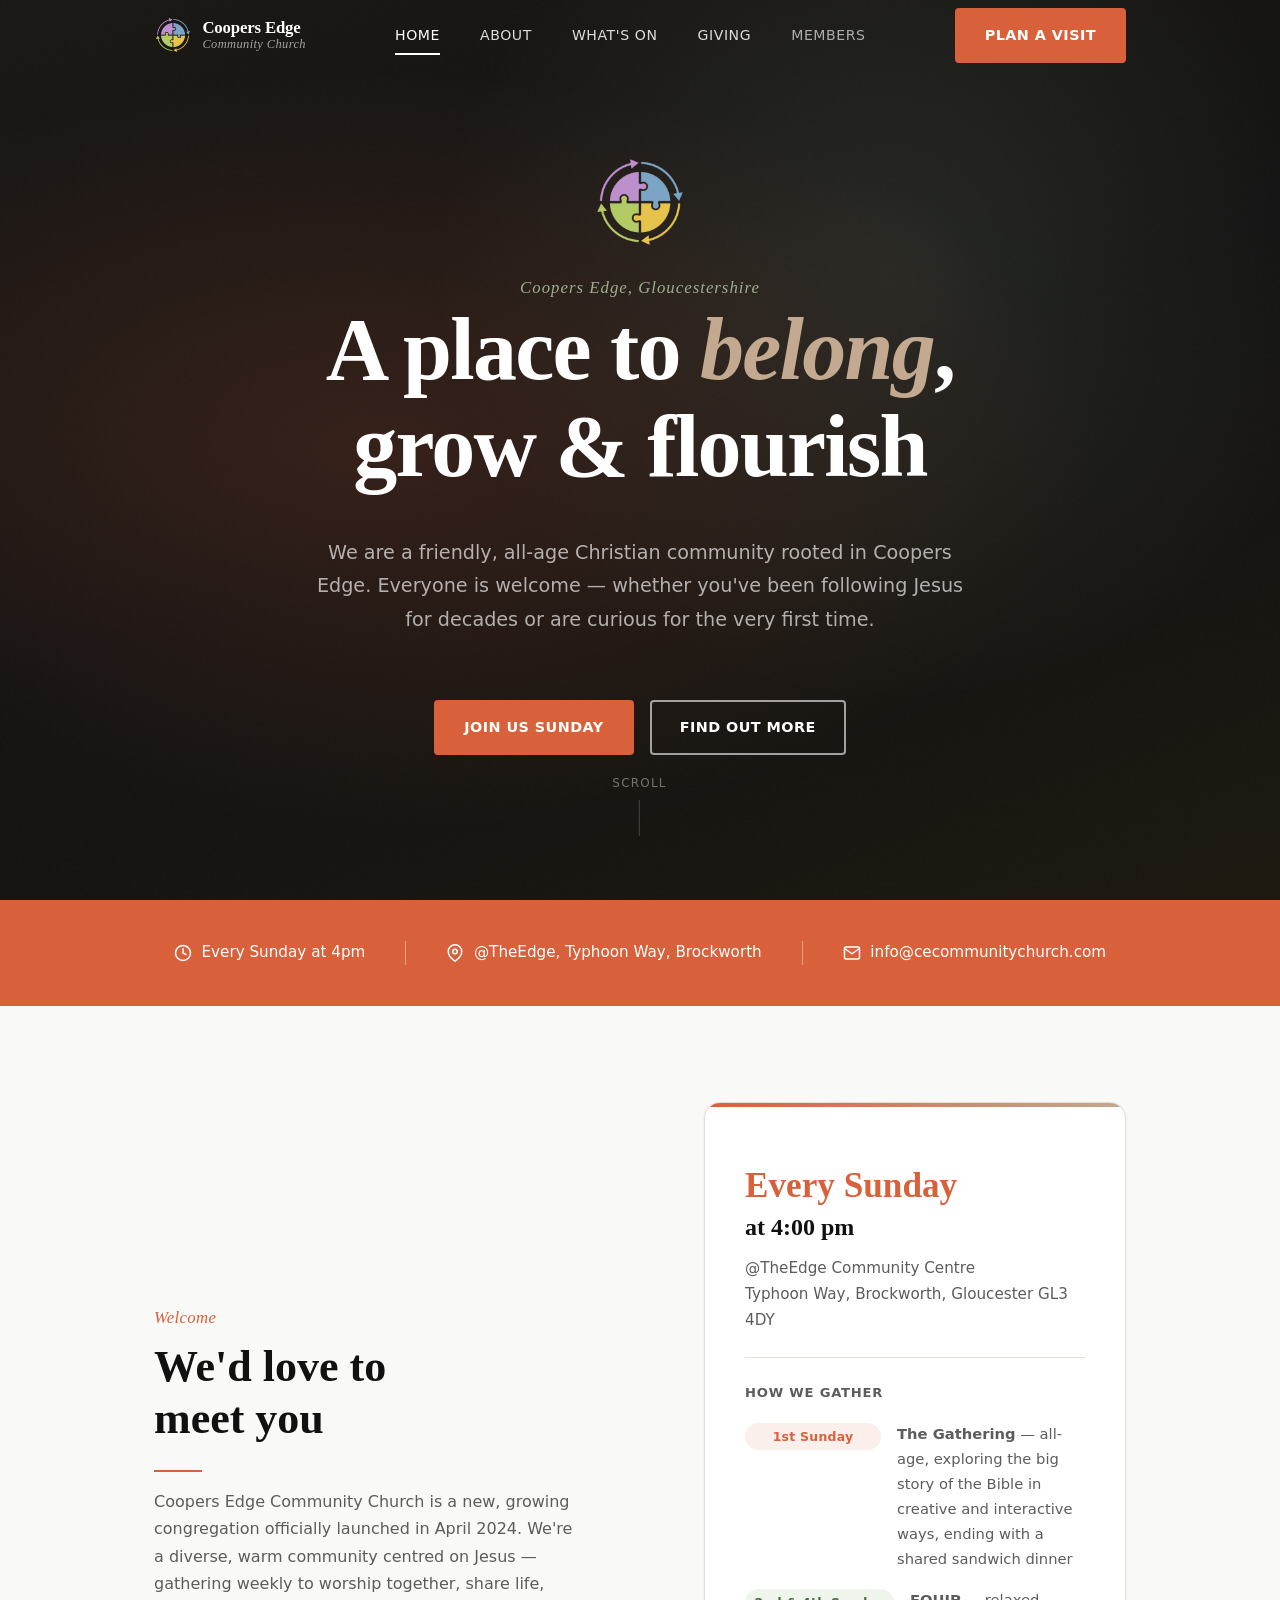
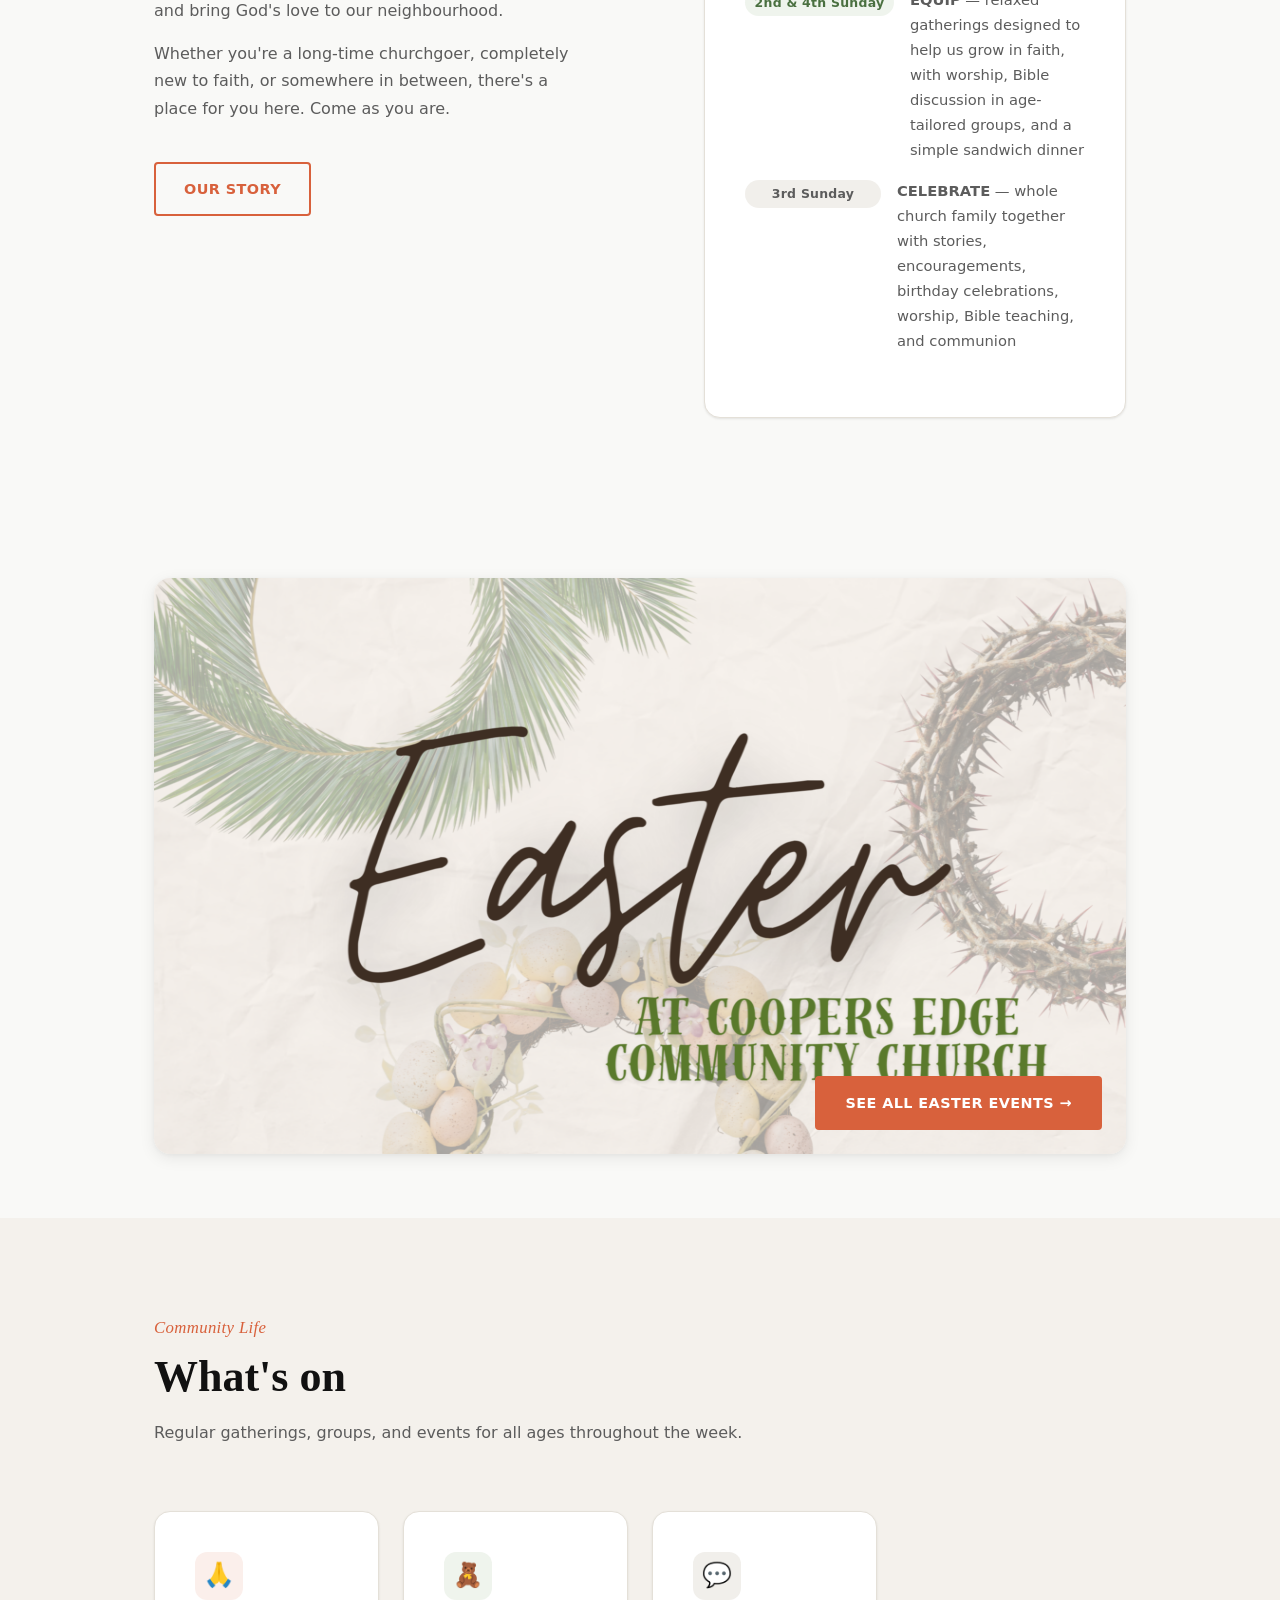
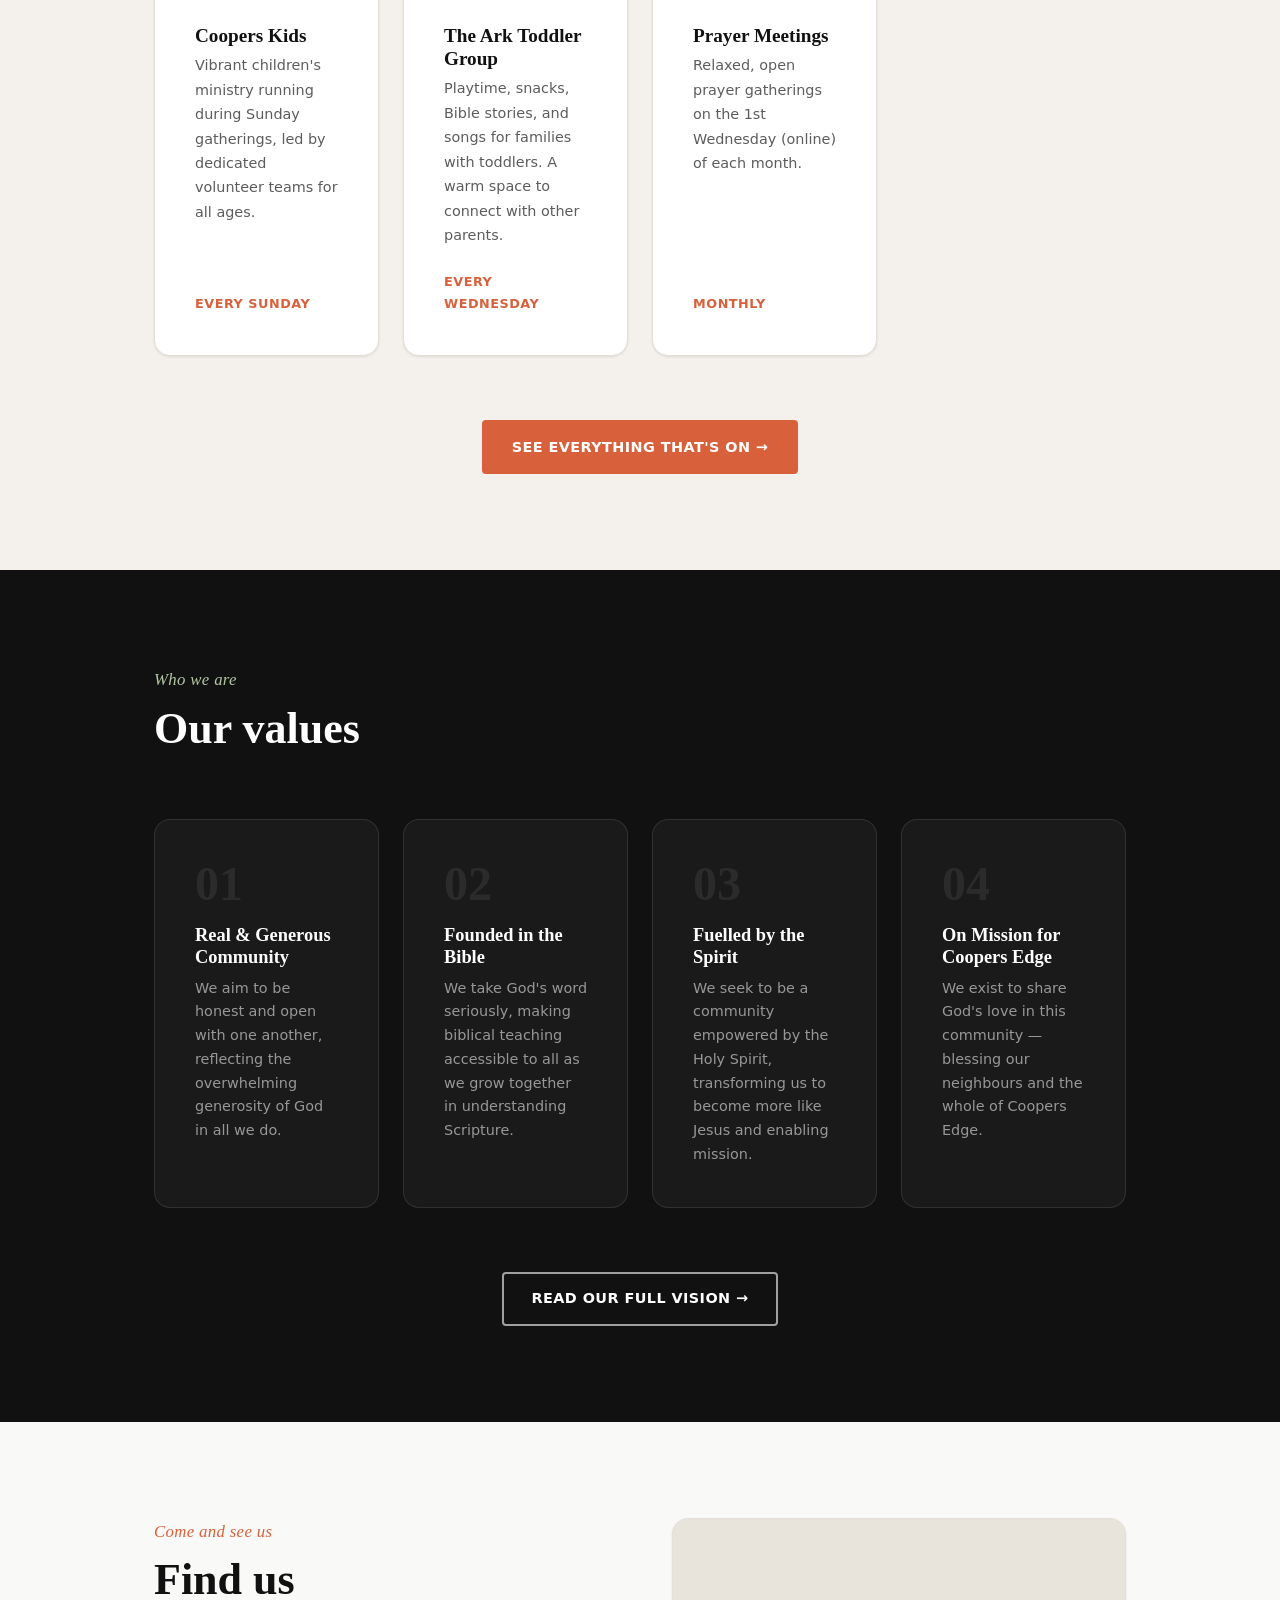
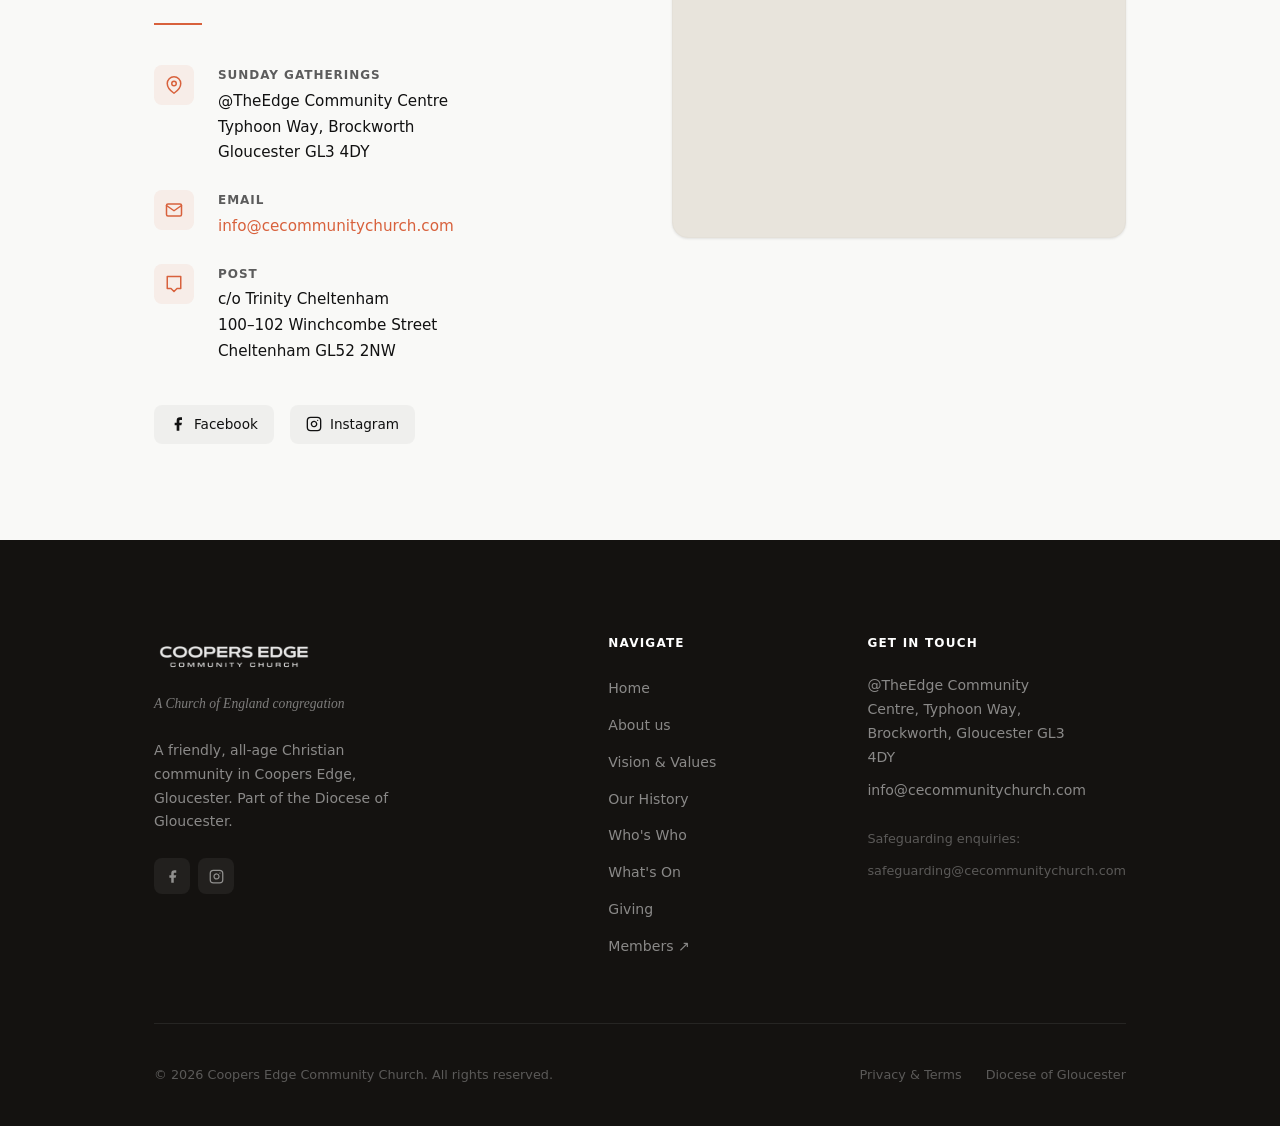
<file: index.html>
<!DOCTYPE html>
<html lang="en">
<head>
  <meta charset="UTF-8">
  <meta name="viewport" content="width=device-width, initial-scale=1.0">
  <title>Coopers Edge Community Church</title>
  <meta name="description" content="A friendly all-age Christian community in Coopers Edge, Gloucestershire. Join us every Sunday at 4pm at @TheEdge Community Centre.">
  <meta property="og:title" content="Coopers Edge Community Church">
  <meta property="og:description" content="A place where people of all ages can belong, grow and flourish. Join us every Sunday at 4pm.">
  <meta property="og:type" content="website">
  <meta http-equiv="Content-Security-Policy" content="default-src 'none'; script-src 'self'; style-src 'self' 'unsafe-inline' https://fonts.googleapis.com; font-src https://fonts.gstatic.com; img-src 'self' data: https:; frame-src https://www.google.com; connect-src 'none'; base-uri 'self'; form-action 'none'; object-src 'none'">
  <meta name="referrer" content="strict-origin-when-cross-origin">
  <link rel="preconnect" href="https://fonts.googleapis.com">
  <link rel="preconnect" href="https://fonts.gstatic.com" crossorigin>
  <link href="https://fonts.googleapis.com/css2?family=Cardo:ital,wght@0,400;0,700;1,400&family=Inter:wght@300;400;500;600;700&display=swap" rel="stylesheet">
  <link rel="stylesheet" href="css/style.css">
</head>
<body>

  <a href="#main-content" class="skip-link">Skip to main content</a>

  <!-- ====================================================
       Navigation
  ===================================================== -->
  <header class="site-nav" role="banner">
    <div class="nav-inner">
      <a href="index.html" class="nav-logo" aria-label="Coopers Edge Community Church — home">
        <img src="images/emblem.webp" alt="" class="nav-logo-emblem" width="38" height="38" aria-hidden="true">
        <div class="nav-logo-text">
          <span class="nav-logo-name">Coopers Edge</span>
          <span class="nav-logo-sub">Community Church</span>
        </div>
      </a>

      <nav class="nav-links" aria-label="Primary navigation">
        <a href="index.html" class="nav-link">Home</a>
        <a href="about.html" class="nav-link">About</a>
        <a href="whats-on.html" class="nav-link">What's On</a>
        <a href="giving.html" class="nav-link">Giving</a>
        <a href="https://cecc.churchcloud.online/login" class="nav-link nav-link-external" target="_blank" rel="noopener noreferrer">Members</a>
      </nav>

      <a href="whats-on.html" class="btn btn-primary nav-cta">Plan a visit</a>

      <button
        class="nav-toggle"
        id="nav-toggle"
        aria-expanded="false"
        aria-controls="nav-mobile"
        aria-label="Open navigation menu"
      >
        <span></span>
        <span></span>
        <span></span>
      </button>
    </div>
  </header>

  <!-- Mobile menu -->
  <div class="nav-mobile" id="nav-mobile" role="dialog" aria-label="Mobile navigation">
    <a href="index.html">Home</a>
    <a href="about.html">About</a>
    <a href="whats-on.html">What's On</a>
    <a href="giving.html">Giving</a>
    <a href="https://cecc.churchcloud.online/login" target="_blank" rel="noopener noreferrer">Members ↗</a>
    <a href="whats-on.html">Plan a visit &rarr;</a>
  </div>

  <main id="main-content">

    <!-- ====================================================
         Hero
    ===================================================== -->
    <section class="hero" aria-label="Welcome">
      <div class="hero-bg"></div>
      <div class="hero-content">
        <img
          src="images/emblem.webp"
          alt="Coopers Edge Community Church"
          style="width: 96px; height: 96px; border-radius: 50%; margin-inline: auto; margin-bottom: var(--space-md); opacity: 0; animation: fadeIn 0.8s var(--ease-out) 0.1s both; display: block;"
          width="96"
          height="96"
        >
        <span class="hero-eyebrow">Coopers Edge, Gloucestershire</span>
        <h1>A place to <em>belong</em>,<br>grow &amp; flourish</h1>
        <p class="hero-sub">
          We are a friendly, all-age Christian community rooted in Coopers Edge.
          Everyone is welcome — whether you've been following Jesus for decades or are curious for the very first time.
        </p>
        <div class="hero-ctas">
          <a href="#services" class="btn btn-primary">Join us Sunday</a>
          <a href="about.html" class="btn btn-outline-light">Find out more</a>
        </div>
      </div>
      <div class="hero-scroll" aria-hidden="true">
        <span>Scroll</span>
        <div class="hero-scroll-line"></div>
      </div>
    </section>

    <!-- ====================================================
         Service Banner
    ===================================================== -->
    <div class="service-banner" aria-label="Quick info">
      <div class="container">
        <div class="service-banner-inner">
          <div class="service-banner-item">
            <svg width="18" height="18" viewBox="0 0 24 24" fill="none" stroke="currentColor" stroke-width="2" stroke-linecap="round" stroke-linejoin="round" aria-hidden="true"><circle cx="12" cy="12" r="10"/><polyline points="12 6 12 12 16 14"/></svg>
            Every Sunday at 4pm
          </div>
          <div class="service-banner-divider" aria-hidden="true"></div>
          <div class="service-banner-item">
            <svg width="18" height="18" viewBox="0 0 24 24" fill="none" stroke="currentColor" stroke-width="2" stroke-linecap="round" stroke-linejoin="round" aria-hidden="true"><path d="M21 10c0 7-9 13-9 13s-9-6-9-13a9 9 0 0 1 18 0z"/><circle cx="12" cy="10" r="3"/></svg>
            @TheEdge, Typhoon Way, Brockworth
          </div>
          <div class="service-banner-divider" aria-hidden="true"></div>
          <div class="service-banner-item">
            <svg width="18" height="18" viewBox="0 0 24 24" fill="none" stroke="currentColor" stroke-width="2" stroke-linecap="round" stroke-linejoin="round" aria-hidden="true"><path d="M4 4h16c1.1 0 2 .9 2 2v12c0 1.1-.9 2-2 2H4c-1.1 0-2-.9-2-2V6c0-1.1.9-2 2-2z"/><polyline points="22,6 12,13 2,6"/></svg>
            info@cecommunitychurch.com
          </div>
        </div>
      </div>
    </div>

    <!-- ====================================================
         Welcome + Service Times
    ===================================================== -->
    <section class="welcome section" id="services">
      <div class="container">
        <div class="welcome-grid">
          <div class="welcome-text">
            <span class="eyebrow reveal">Welcome</span>
            <h2 class="reveal reveal-delay-1">We'd love to<br>meet you</h2>
            <div class="rule reveal reveal-delay-1"></div>
            <p class="reveal reveal-delay-2">
              Coopers Edge Community Church is a new, growing congregation officially launched in April 2024.
              We're a diverse, warm community centred on Jesus — gathering weekly to worship together,
              share life, and bring God's love to our neighbourhood.
            </p>
            <p class="reveal reveal-delay-3 mt-sm">
              Whether you're a long-time churchgoer, completely new to faith, or somewhere in between,
              there's a place for you here. Come as you are.
            </p>
            <div class="mt-lg reveal reveal-delay-3">
              <a href="about.html" class="btn btn-secondary">Our story</a>
            </div>
          </div>

          <div class="welcome-card reveal reveal-delay-2" id="service-times">
            <div class="service-time">Every Sunday</div>
            <div class="service-time" style="color: var(--col-text); font-size: 1.5rem;">at 4:00 pm</div>
            <p class="service-details mt-sm">
              @TheEdge Community Centre<br>
              Typhoon Way, Brockworth, Gloucester GL3 4DY
            </p>

            <div class="service-formats">
              <p style="font-size:0.82rem; font-weight:600; text-transform:uppercase; letter-spacing:0.06em; color:var(--col-muted);">How we gather</p>

              <div class="service-format-item">
                <span class="service-format-badge">1st Sunday</span>
                <span class="service-format-text"><strong>The Gathering</strong> — all-age, exploring the big story of the Bible in creative and interactive ways, ending with a shared sandwich dinner</span>
              </div>

              <div class="service-format-item">
                <span class="service-format-badge green">2nd &amp; 4th Sunday</span>
                <span class="service-format-text"><strong>EQUIP</strong> — relaxed gatherings designed to help us grow in faith, with worship, Bible discussion in age-tailored groups, and a simple sandwich dinner</span>
              </div>

              <div class="service-format-item">
                <span class="service-format-badge" style="background:rgba(207,202,190,0.3); color:var(--col-muted);">3rd Sunday</span>
                <span class="service-format-text"><strong>CELEBRATE</strong> — whole church family together with stories, encouragements, birthday celebrations, worship, Bible teaching, and communion</span>
              </div>
            </div>
          </div>
        </div>
      </div>
    </section>

    <!-- ====================================================
         Easter Banner
    ===================================================== -->
    <section aria-label="Easter 2026" style="padding-block: var(--space-xl); background: var(--col-bg);">
      <div class="container">
        <a href="easter.html" style="display:block; text-decoration:none;">
          <div class="reveal hover-lift" style="position:relative; border-radius: var(--radius-lg); overflow:hidden; box-shadow: var(--shadow-md); transition: box-shadow var(--dur-med) var(--ease), transform var(--dur-med) var(--ease);">
            <img
              src="images/easter-banner.png"
              alt="Easter at Coopers Edge Community Church 2026 — Palm Sunday 29 March, Easter Egg Hunt 1 April, Good Friday 3 April, Easter Sunday 5 April"
              style="width:100%; display:block;"
              width="1024"
              height="576"
              loading="lazy"
            >
            <div style="position:absolute; bottom: var(--space-md); right: var(--space-md);">
              <span class="btn btn-primary" style="pointer-events:none;">See all Easter events &rarr;</span>
            </div>
          </div>
        </a>
      </div>
    </section>

    <!-- ====================================================
         What's On Preview
    ===================================================== -->
    <section class="events-preview" aria-labelledby="events-heading">
      <div class="container">
        <div class="section-header">
          <span class="eyebrow reveal">Community Life</span>
          <h2 id="events-heading" class="reveal reveal-delay-1">What's on</h2>
          <p class="reveal reveal-delay-2">Regular gatherings, groups, and events for all ages throughout the week.</p>
        </div>

        <div class="events-grid">
          <div class="event-card reveal">
            <div class="event-icon">🙏</div>
            <h4>Coopers Kids</h4>
            <p>Vibrant children's ministry running during Sunday gatherings, led by dedicated volunteer teams for all ages.</p>
            <div class="event-when">Every Sunday</div>
          </div>

          <div class="event-card reveal reveal-delay-1">
            <div class="event-icon sage">🧸</div>
            <h4>The Ark Toddler Group</h4>
            <p>Playtime, snacks, Bible stories, and songs for families with toddlers. A warm space to connect with other parents.</p>
            <div class="event-when">Every Wednesday</div>
          </div>


          <div class="event-card reveal reveal-delay-3">
            <div class="event-icon taupe">💬</div>
            <h4>Prayer Meetings</h4>
            <p>Relaxed, open prayer gatherings on the 1st Wednesday (online) of each month.</p>
            <div class="event-when">Monthly</div>
          </div>
        </div>

        <div class="events-footer reveal">
          <a href="whats-on.html" class="btn btn-primary">See everything that's on &rarr;</a>
        </div>
      </div>
    </section>

    <!-- ====================================================
         Values
    ===================================================== -->
    <section class="values" aria-labelledby="values-heading">
      <div class="container">
        <div class="section-header">
          <span class="eyebrow reveal">Who we are</span>
          <h2 id="values-heading" class="reveal reveal-delay-1">Our values</h2>
        </div>

        <div class="values-grid">
          <div class="value-card reveal">
            <div class="value-number">01</div>
            <h3>Real &amp; Generous Community</h3>
            <p>We aim to be honest and open with one another, reflecting the overwhelming generosity of God in all we do.</p>
          </div>

          <div class="value-card reveal reveal-delay-1">
            <div class="value-number">02</div>
            <h3>Founded in the Bible</h3>
            <p>We take God's word seriously, making biblical teaching accessible to all as we grow together in understanding Scripture.</p>
          </div>

          <div class="value-card reveal reveal-delay-2">
            <div class="value-number">03</div>
            <h3>Fuelled by the Spirit</h3>
            <p>We seek to be a community empowered by the Holy Spirit, transforming us to become more like Jesus and enabling mission.</p>
          </div>

          <div class="value-card reveal reveal-delay-3">
            <div class="value-number">04</div>
            <h3>On Mission for Coopers Edge</h3>
            <p>We exist to share God's love in this community — blessing our neighbours and the whole of Coopers Edge.</p>
          </div>
        </div>

        <div class="mt-xl reveal" style="text-align:center;">
          <a href="about.html#vision" class="btn btn-outline-light">Read our full vision &rarr;</a>
        </div>
      </div>
    </section>

    <!-- ====================================================
         Find Us
    ===================================================== -->
    <section class="find-us section" aria-labelledby="findus-heading">
      <div class="container">
        <div class="find-us-grid">
          <div>
            <span class="eyebrow reveal">Come and see us</span>
            <h2 id="findus-heading" class="reveal reveal-delay-1">Find us</h2>
            <div class="rule reveal reveal-delay-1"></div>

            <div class="contact-info-list">
              <div class="contact-info-item reveal reveal-delay-2">
                <div class="contact-info-icon" aria-hidden="true">
                  <svg width="18" height="18" viewBox="0 0 24 24" fill="none" stroke="currentColor" stroke-width="2" stroke-linecap="round" stroke-linejoin="round"><path d="M21 10c0 7-9 13-9 13s-9-6-9-13a9 9 0 0 1 18 0z"/><circle cx="12" cy="10" r="3"/></svg>
                </div>
                <div>
                  <div class="contact-info-label">Sunday gatherings</div>
                  <div class="contact-info-value">
                    @TheEdge Community Centre<br>
                    Typhoon Way, Brockworth<br>
                    Gloucester GL3 4DY
                  </div>
                </div>
              </div>

              <div class="contact-info-item reveal reveal-delay-2">
                <div class="contact-info-icon" aria-hidden="true">
                  <svg width="18" height="18" viewBox="0 0 24 24" fill="none" stroke="currentColor" stroke-width="2" stroke-linecap="round" stroke-linejoin="round"><path d="M4 4h16c1.1 0 2 .9 2 2v12c0 1.1-.9 2-2 2H4c-1.1 0-2-.9-2-2V6c0-1.1.9-2 2-2z"/><polyline points="22,6 12,13 2,6"/></svg>
                </div>
                <div>
                  <div class="contact-info-label">Email</div>
                  <div class="contact-info-value">
                    <a href="mailto:info@cecommunitychurch.com">info@cecommunitychurch.com</a>
                  </div>
                </div>
              </div>

              <div class="contact-info-item reveal reveal-delay-3">
                <div class="contact-info-icon" aria-hidden="true">
                  <svg width="18" height="18" viewBox="0 0 24 24" fill="none" stroke="currentColor" stroke-width="2" stroke-linecap="round" stroke-linejoin="round"><path d="M21 2H3v16h5l4 4 4-4h5V2z"/></svg>
                </div>
                <div>
                  <div class="contact-info-label">Post</div>
                  <div class="contact-info-value">
                    c/o Trinity Cheltenham<br>
                    100–102 Winchcombe Street<br>
                    Cheltenham GL52 2NW
                  </div>
                </div>
              </div>
            </div>

            <div class="social-links mt-lg reveal reveal-delay-3">
              <a href="https://www.facebook.com/people/Coopers-Edge-Community-Church/61555806122654/" target="_blank" rel="noopener noreferrer" class="social-link" aria-label="Find us on Facebook">
                <svg width="16" height="16" viewBox="0 0 24 24" fill="currentColor" aria-hidden="true"><path d="M18 2h-3a5 5 0 0 0-5 5v3H7v4h3v8h4v-8h3l1-4h-4V7a1 1 0 0 1 1-1h3z"/></svg>
                Facebook
              </a>
              <a href="https://www.instagram.com/coopers_edge_community_church/" target="_blank" rel="noopener noreferrer" class="social-link" aria-label="Find us on Instagram">
                <svg width="16" height="16" viewBox="0 0 24 24" fill="none" stroke="currentColor" stroke-width="2" stroke-linecap="round" stroke-linejoin="round" aria-hidden="true"><rect x="2" y="2" width="20" height="20" rx="5" ry="5"/><path d="M16 11.37A4 4 0 1 1 12.63 8 4 4 0 0 1 16 11.37z"/><line x1="17.5" y1="6.5" x2="17.51" y2="6.5"/></svg>
                Instagram
              </a>
            </div>
          </div>

          <div class="map-container reveal reveal-delay-2">
            <iframe
              title="Map showing @TheEdge Community Centre, Typhoon Way, Brockworth, Gloucester GL3 4DY"
              src="https://www.google.com/maps/embed?pb=!1m18!1m12!1m3!1d2471.7!2d-2.1650!3d51.8420!2m3!1f0!2f0!3f0!3m2!1i1024!2i768!4f13.1!3m3!1m2!1s0x487108b0c57d8c41%3A0x2aa6a7c6a7c6a7c6!2sTyphoon%20Way%2C%20Brockworth%2C%20Gloucester%20GL3%204DY!5e0!3m2!1sen!2suk!4v1680000000000!5m2!1sen!2suk"
              loading="lazy"
              referrerpolicy="strict-origin-when-cross-origin"
              aria-label="Google Map of @TheEdge Community Centre"
            ></iframe>
          </div>
        </div>
      </div>
    </section>

  </main>

  <!-- ====================================================
       Footer
  ===================================================== -->
  <footer class="site-footer" role="contentinfo">
    <div class="container">
      <div class="footer-grid">
        <div>
          <img src="images/logo-wide.png" alt="Coopers Edge Community Church" class="footer-logo-img" width="192" height="48">
          <div class="footer-brand-sub">A Church of England congregation</div>
          <p class="footer-brand-desc">
            A friendly, all-age Christian community in Coopers Edge, Gloucester.
            Part of the Diocese of Gloucester.
          </p>
          <div class="footer-social mt-md">
            <a href="https://www.facebook.com/people/Coopers-Edge-Community-Church/61555806122654/" target="_blank" rel="noopener noreferrer" class="footer-social-btn" aria-label="Facebook">
              <svg width="15" height="15" viewBox="0 0 24 24" fill="currentColor"><path d="M18 2h-3a5 5 0 0 0-5 5v3H7v4h3v8h4v-8h3l1-4h-4V7a1 1 0 0 1 1-1h3z"/></svg>
            </a>
            <a href="https://www.instagram.com/coopers_edge_community_church/" target="_blank" rel="noopener noreferrer" class="footer-social-btn" aria-label="Instagram">
              <svg width="15" height="15" viewBox="0 0 24 24" fill="none" stroke="currentColor" stroke-width="2" stroke-linecap="round" stroke-linejoin="round"><rect x="2" y="2" width="20" height="20" rx="5" ry="5"/><path d="M16 11.37A4 4 0 1 1 12.63 8 4 4 0 0 1 16 11.37z"/><line x1="17.5" y1="6.5" x2="17.51" y2="6.5"/></svg>
            </a>
          </div>
        </div>

        <div class="footer-col">
          <h5>Navigate</h5>
          <ul>
            <li><a href="index.html">Home</a></li>
            <li><a href="about.html">About us</a></li>
            <li><a href="about.html#vision">Vision &amp; Values</a></li>
            <li><a href="about.html#history">Our History</a></li>
            <li><a href="about.html#whos-who">Who's Who</a></li>
            <li><a href="whats-on.html">What's On</a></li>
            <li><a href="giving.html">Giving</a></li>
            <li><a href="https://cecc.churchcloud.online/login" target="_blank" rel="noopener noreferrer">Members ↗</a></li>
          </ul>
        </div>

        <div class="footer-col">
          <h5>Get in touch</h5>
          <p>@TheEdge Community Centre, Typhoon Way, Brockworth, Gloucester GL3 4DY</p>
          <a href="mailto:info@cecommunitychurch.com">info@cecommunitychurch.com</a>
          <div style="margin-top: var(--space-md);">
            <p style="font-size:0.8rem; color: rgba(255,255,255,0.3);">Safeguarding enquiries:</p>
            <a href="mailto:safeguarding@cecommunitychurch.com" style="font-size:0.8rem; color: rgba(255,255,255,0.3);">safeguarding@cecommunitychurch.com</a>
          </div>
        </div>
      </div>

      <div class="footer-bottom">
        <p>&copy; <span id="footer-year"></span> Coopers Edge Community Church. All rights reserved.</p>
        <div style="display:flex; gap: 1.5rem;">
          <a href="privacy.html">Privacy &amp; Terms</a>
          <a href="https://www.gloucester.anglican.org/" target="_blank" rel="noopener noreferrer">Diocese of Gloucester</a>
        </div>
      </div>
    </div>
  </footer>

  <script src="js/main.js"></script>
</body>
</html>
</file>
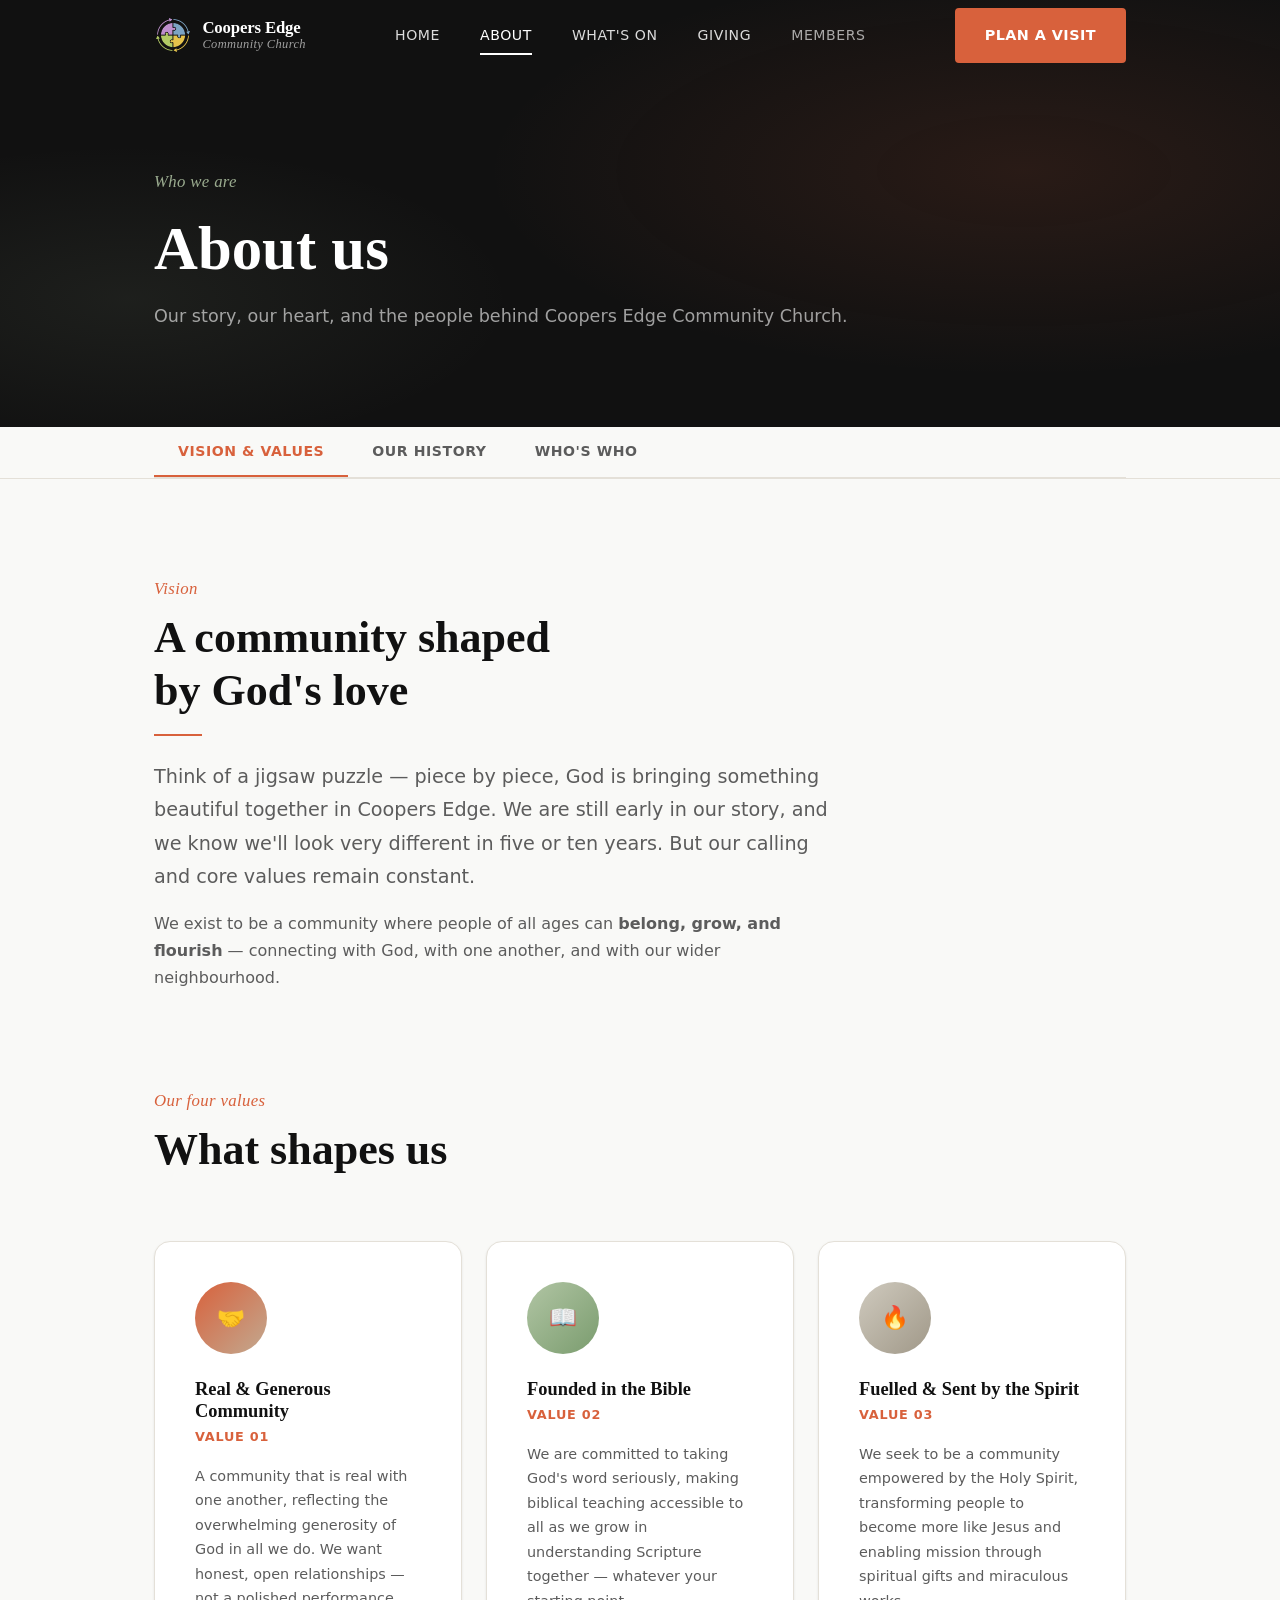
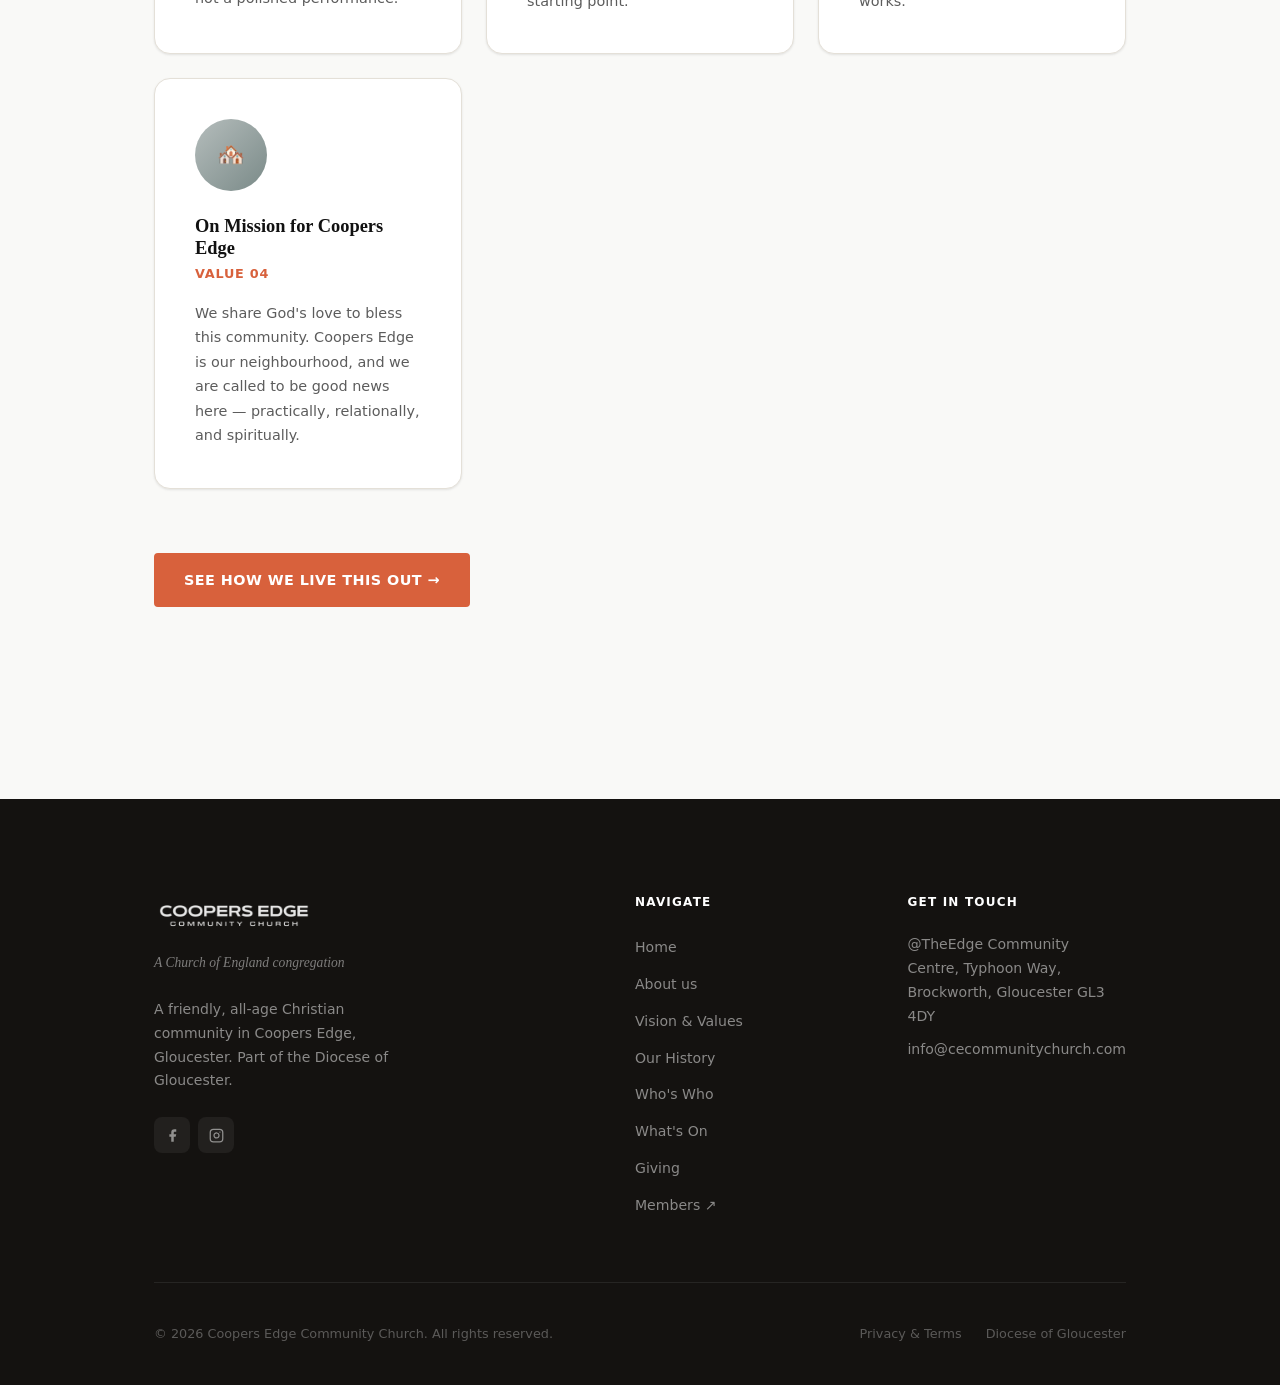
<file: about.html>
<!DOCTYPE html>
<!DOCTYPE html>
<html lang="en">
<head>
  <meta charset="UTF-8">
  <meta name="viewport" content="width=device-width, initial-scale=1.0">
  <title>About — Coopers Edge Community Church</title>
  <meta name="description" content="Learn about Coopers Edge Community Church — our vision, values, history, and the people who make us who we are.">
  <meta http-equiv="Content-Security-Policy" content="default-src 'none'; script-src 'self'; style-src 'self' 'unsafe-inline' https://fonts.googleapis.com; font-src https://fonts.gstatic.com; img-src 'self' data: https:; frame-src https://www.google.com; connect-src 'none'; base-uri 'self'; form-action 'none'; object-src 'none'">
  <meta name="referrer" content="strict-origin-when-cross-origin">
  <link rel="preconnect" href="https://fonts.googleapis.com">
  <link rel="preconnect" href="https://fonts.gstatic.com" crossorigin>
  <link href="https://fonts.googleapis.com/css2?family=Cardo:ital,wght@0,400;0,700;1,400&family=Inter:wght@300;400;500;600;700&display=swap" rel="stylesheet">
  <link rel="stylesheet" href="css/style.css">
</head>
<body>

  <a href="#main-content" class="skip-link">Skip to main content</a>

  <!-- ====================================================
       Navigation
  ===================================================== -->
  <header class="site-nav scrolled" role="banner">
    <div class="nav-inner">
      <a href="index.html" class="nav-logo" aria-label="Coopers Edge Community Church — home">
        <img src="images/emblem.webp" alt="" class="nav-logo-emblem" width="38" height="38" aria-hidden="true">
        <div class="nav-logo-text">
          <span class="nav-logo-name">Coopers Edge</span>
          <span class="nav-logo-sub">Community Church</span>
        </div>
      </a>

      <nav class="nav-links" aria-label="Primary navigation">
        <a href="index.html" class="nav-link">Home</a>
        <a href="about.html" class="nav-link">About</a>
        <a href="whats-on.html" class="nav-link">What's On</a>
        <a href="giving.html" class="nav-link">Giving</a>
        <a href="https://cecc.churchcloud.online/login" class="nav-link nav-link-external" target="_blank" rel="noopener noreferrer">Members</a>
      </nav>

      <a href="whats-on.html" class="btn btn-primary nav-cta">Plan a visit</a>

      <button
        class="nav-toggle"
        id="nav-toggle"
        aria-expanded="false"
        aria-controls="nav-mobile"
        aria-label="Open navigation menu"
      >
        <span></span>
        <span></span>
        <span></span>
      </button>
    </div>
  </header>

  <!-- Mobile menu -->
  <div class="nav-mobile" id="nav-mobile" role="dialog" aria-label="Mobile navigation">
    <a href="index.html">Home</a>
    <a href="about.html">About</a>
    <a href="whats-on.html">What's On</a>
    <a href="giving.html">Giving</a>
    <a href="https://cecc.churchcloud.online/login" target="_blank" rel="noopener noreferrer">Members ↗</a>
    <a href="whats-on.html">Plan a visit &rarr;</a>
  </div>

  <main id="main-content">

    <!-- ====================================================
         Page Hero
    ===================================================== -->
    <div class="page-hero">
      <div class="container">
        <div class="page-hero-content">
          <span class="eyebrow">Who we are</span>
          <h1>About us</h1>
          <p>Our story, our heart, and the people behind Coopers Edge Community Church.</p>
        </div>
      </div>
    </div>

    <!-- ====================================================
         Tabs Navigation
    ===================================================== -->
    <div style="background: var(--col-bg); position: sticky; top: var(--nav-h); z-index: 50; border-bottom: 1px solid var(--col-line);">
      <div class="container">
        <div class="tabs" role="tablist" aria-label="About sections">
          <button class="tab-btn active" data-tab="vision" role="tab" aria-selected="true" aria-controls="vision">Vision &amp; Values</button>
          <button class="tab-btn" data-tab="history" role="tab" aria-selected="false" aria-controls="history">Our History</button>
          <button class="tab-btn" data-tab="whos-who" role="tab" aria-selected="false" aria-controls="whos-who">Who's Who</button>
        </div>
      </div>
    </div>

    <div class="container">

      <!-- ====================================================
           Tab: Vision & Values
      ===================================================== -->
      <div class="tab-panel active" id="vision" role="tabpanel" aria-label="Vision and Values">

        <div class="intro-block reveal">
          <span class="eyebrow">Vision</span>
          <h2>A community shaped<br>by God's love</h2>
          <div class="rule"></div>
          <p class="lead mt-md">
            Think of a jigsaw puzzle — piece by piece, God is bringing something beautiful together
            in Coopers Edge. We are still early in our story, and we know we'll look very different
            in five or ten years. But our calling and core values remain constant.
          </p>
          <p class="mt-sm" style="color: var(--col-muted);">
            We exist to be a community where people of all ages can <strong>belong, grow, and flourish</strong> —
            connecting with God, with one another, and with our wider neighbourhood.
          </p>
        </div>

        <div style="margin-top: var(--space-2xl);">
          <span class="eyebrow reveal">Our four values</span>
          <h2 class="reveal reveal-delay-1">What shapes us</h2>
        </div>

        <div class="leaders-grid" style="margin-top: var(--space-xl);">

          <div class="leader-card reveal">
            <div class="leader-avatar" style="background: linear-gradient(135deg, #d8613c 0%, #c2a990 100%);">
              <span aria-hidden="true">🤝</span>
            </div>
            <h4>Real &amp; Generous Community</h4>
            <div class="leader-role">Value 01</div>
            <p>A community that is real with one another, reflecting the overwhelming generosity of God in all we do. We want honest, open relationships — not a polished performance.</p>
          </div>

          <div class="leader-card reveal reveal-delay-1">
            <div class="leader-avatar" style="background: linear-gradient(135deg, #b1c5a4 0%, #7a9c6e 100%);">
              <span aria-hidden="true">📖</span>
            </div>
            <h4>Founded in the Bible</h4>
            <div class="leader-role">Value 02</div>
            <p>We are committed to taking God's word seriously, making biblical teaching accessible to all as we grow in understanding Scripture together — whatever your starting point.</p>
          </div>

          <div class="leader-card reveal reveal-delay-2">
            <div class="leader-avatar" style="background: linear-gradient(135deg, #cfcabe 0%, #a09888 100%);">
              <span aria-hidden="true">🔥</span>
            </div>
            <h4>Fuelled &amp; Sent by the Spirit</h4>
            <div class="leader-role">Value 03</div>
            <p>We seek to be a community empowered by the Holy Spirit, transforming people to become more like Jesus and enabling mission through spiritual gifts and miraculous works.</p>
          </div>

          <div class="leader-card reveal reveal-delay-3">
            <div class="leader-avatar" style="background: linear-gradient(135deg, #b5bdbc 0%, #7a8a88 100%);">
              <span aria-hidden="true">🏘️</span>
            </div>
            <h4>On Mission for Coopers Edge</h4>
            <div class="leader-role">Value 04</div>
            <p>We share God's love to bless this community. Coopers Edge is our neighbourhood, and we are called to be good news here — practically, relationally, and spiritually.</p>
          </div>

        </div>

        <div class="mt-xl reveal" style="padding-bottom: var(--space-2xl);">
          <a href="whats-on.html" class="btn btn-primary">See how we live this out &rarr;</a>
        </div>

      </div>

      <!-- ====================================================
           Tab: History
      ===================================================== -->
      <div class="tab-panel" id="history" role="tabpanel" aria-label="Church History" hidden>

        <div class="reveal" style="margin-bottom: var(--space-2xl);">
          <img
            src="images/leadership-banner.webp"
            alt="The Coopers Edge Community Church family gathered together"
            style="display: block; width: 100%; max-width: 1024px; height: auto; margin-inline: auto; border-radius: var(--radius-lg); box-shadow: var(--shadow-md);"
            width="1024"
            height="406"
            loading="lazy"
          >
        </div>

        <div class="intro-block reveal" style="margin-bottom: var(--space-2xl);">
          <span class="eyebrow">Our story</span>
          <h2>How we came to be</h2>
          <div class="rule"></div>
          <p class="lead mt-md">
            Coopers Edge Community Church is young — but the vision behind it has been growing for over a decade.
            Here's how God has brought us to where we are today.
          </p>
        </div>

        <div class="timeline reveal">

          <div class="timeline-item">
            <div class="timeline-dot"></div>
            <div class="timeline-date">Over a decade ago</div>
            <h3>A vision takes root</h3>
            <p>The Diocese of Gloucester began envisioning a new Christian community for Coopers Edge — a rapidly growing housing estate in Brockworth, Gloucester. The neighbourhood was expanding, and the Church recognised the need for a local, rooted presence.</p>
          </div>

          <div class="timeline-item">
            <div class="timeline-dot"></div>
            <div class="timeline-date">2018</div>
            <h3>Simon &amp; Jennifer move to Gloucestershire</h3>
            <p>Simon and Jennifer, called to pioneer this new community, relocated to Gloucestershire with their young family. Simon began his ordination training as a Curate, and Jennifer began her own pathway toward becoming a vicar — both preparing for what lay ahead.</p>
          </div>

          <div class="timeline-item">
            <div class="timeline-dot"></div>
            <div class="timeline-date">Late 2023</div>
            <h3>A community begins to gather</h3>
            <p>A small, excited group began to form around the vision for Coopers Edge. These early pioneers spent time together in prayer, fellowship, and building relationships in the neighbourhood — laying the spiritual and relational foundations for what was to come.</p>
          </div>

          <div class="timeline-item">
            <div class="timeline-dot"></div>
            <div class="timeline-date">April 2024</div>
            <h3>Official launch</h3>
            <p>Coopers Edge Community Church officially launched — a milestone moment for Simon, Jennifer, and everyone who had been working and praying toward this day. A new congregation, rooted in a new community, began its life together.</p>
          </div>

          <div class="timeline-item">
            <div class="timeline-dot" style="background: var(--col-sage); box-shadow: 0 0 0 2px var(--col-sage);"></div>
            <div class="timeline-date" style="color: #4a7040;">Today &amp; beyond</div>
            <h3>Growing together</h3>
            <p>We are a young, growing congregation — still finding our shape, still welcoming new people, and still expectant about what God will do in and through us in Coopers Edge over the coming years. If you're reading this, you might be part of the next chapter.</p>
          </div>

        </div>

        <div class="mt-xl reveal" style="padding-bottom: var(--space-2xl);">
          <a href="mailto:info@cecommunitychurch.com" class="btn btn-primary">Get in touch &rarr;</a>
        </div>

      </div>

      <!-- ====================================================
           Tab: Who's Who
      ===================================================== -->
      <div class="tab-panel" id="whos-who" role="tabpanel" aria-label="Who's Who — Leadership" hidden>

        <div class="intro-block reveal" style="margin-bottom: var(--space-2xl);">
          <span class="eyebrow">The team</span>
          <h2>Who's who</h2>
          <div class="rule"></div>
          <p class="lead mt-md">
            We are led by a small, passionate team of people committed to Coopers Edge and its community.
            We'd love for you to come and meet us.
          </p>
        </div>

        <div style="margin-bottom: var(--space-xl);">
          <h3 class="reveal" style="margin-bottom: var(--space-md);">Leadership Team</h3>
          <div class="leaders-grid">

            <div class="leader-card reveal">
              <div class="leader-avatar">
                <img src="images/leadership-banner.webp" alt="Simon" loading="lazy" style="object-position: 25% 25%;">
              </div>
              <h4>Simon</h4>
              <div class="leader-role">Church Leader &amp; Vicar</div>
              <p>Simon is an ordained Church of England Vicar and one of the founding leaders of Coopers Edge Community
                Church. He and his wife Jennifer relocated to Gloucestershire in 2018 with their young family to begin laying the groundwork for this congregation.</p>
            </div>

            <div class="leader-card reveal reveal-delay-1">
              <div class="leader-avatar">
                <img src="images/leadership-banner.webp" alt="Jennifer" loading="lazy" style="object-position: 72% 50%;">
              </div>
              <h4>Jennifer</h4>
              <div class="leader-role">Church Leader &amp; Curate</div>
              <p>Jennifer co-leads the church alongside Simon and is currently a curate. Together they share a deep love
                for Coopers Edge and a vision for what God is doing in this community.</p>
            </div>

            <div class="leader-card reveal reveal-delay-2">
              <div class="leader-avatar">
                <img src="images/chris-jess-neale.jpeg" alt="Chris and Jess Neale" loading="lazy">
              </div>
              <h4>Chris &amp; Jess Neale</h4>
              <div class="leader-role">Lay Leaders</div>
              <p>Chris and Jess lead our Connect Sunday gatherings, helping to create welcoming, smaller-group environments in homes across Coopers Edge. They moved from East London with their two teenage sons.</p>
            </div>

          </div>
        </div>

        <div style="margin-bottom: var(--space-xl);">
          <h3 class="reveal" style="margin-bottom: var(--space-md);">Safeguarding Team</h3>
          <div class="leaders-grid">

            <div class="leader-card reveal">
              <div class="leader-avatar">
                <img src="images/ben-fudge.jpeg" alt="Ben Fudge" loading="lazy">
              </div>
              <h4>Ben Fudge</h4>
              <div class="leader-role">Parish Safeguarding Officer</div>
              <p>Ben serves as our Parish Safeguarding Officer, ensuring Coopers Edge Community Church is a safe and welcoming environment for everyone — children, young people, and adults alike.</p>
            </div>

          </div>
        </div>

        <div style="margin-bottom: var(--space-xl);">
          <h3 class="reveal" style="margin-bottom: var(--space-md);">Coopers Kids Team</h3>
          <div class="leaders-grid">

            <div class="leader-card reveal">
              <div class="leader-avatar" style="background: linear-gradient(135deg, #d8613c 0%, #c2a990 100%);">SW</div>
              <h4>Sarah Wallace</h4>
              <div class="leader-role">Coopers Kids — Younger Group</div>
              <p>Sarah leads the core team for our younger children in Coopers Kids, creating a vibrant, fun, and faith-filled environment for the little ones each Sunday.</p>
            </div>

            <div class="leader-card reveal reveal-delay-1">
              <div class="leader-avatar" style="background: linear-gradient(135deg, #b1c5a4 0%, #7a9c6e 100%);">SF</div>
              <h4>Sarah Fudge</h4>
              <div class="leader-role">Coopers Kids — Younger Group</div>
              <p>Sarah co-leads the younger children's group in Coopers Kids, bringing warmth, creativity, and a love for children to her role each week.</p>
            </div>

            <div class="leader-card reveal reveal-delay-2">
              <div class="leader-avatar" style="background: linear-gradient(135deg, #cfcabe 0%, #a09888 100%);">JN</div>
              <h4>Jess Neale</h4>
              <div class="leader-role">Coopers Kids — Older Group</div>
              <p>Jess leads the team for our older children in Coopers Kids, helping them explore faith, ask big questions, and grow in confidence and community.</p>
            </div>

            <div class="leader-card reveal reveal-delay-3">
              <div class="leader-avatar" style="background: linear-gradient(135deg, #b5bdbc 0%, #7a8a88 100%);">JM</div>
              <h4>Jordan Murrison</h4>
              <div class="leader-role">Coopers Kids — Older Group</div>
              <p>Jordan co-leads the older children's group, contributing energy, creativity, and pastoral care to the young people in our community.</p>
            </div>

          </div>
        </div>

      </div>

    </div>
  </main>

  <!-- ====================================================
       Footer
  ===================================================== -->
  <footer class="site-footer" role="contentinfo">
    <div class="container">
      <div class="footer-grid">
        <div>
          <img src="images/logo-wide.png" alt="Coopers Edge Community Church" class="footer-logo-img" width="192" height="48">
          <div class="footer-brand-sub">A Church of England congregation</div>
          <p class="footer-brand-desc">
            A friendly, all-age Christian community in Coopers Edge, Gloucester.
            Part of the Diocese of Gloucester.
          </p>
          <div class="footer-social mt-md">
            <a href="https://www.facebook.com/people/Coopers-Edge-Community-Church/61555806122654/" target="_blank" rel="noopener noreferrer" class="footer-social-btn" aria-label="Facebook">
              <svg width="15" height="15" viewBox="0 0 24 24" fill="currentColor"><path d="M18 2h-3a5 5 0 0 0-5 5v3H7v4h3v8h4v-8h3l1-4h-4V7a1 1 0 0 1 1-1h3z"/></svg>
            </a>
            <a href="https://www.instagram.com/coopers_edge_community_church/" target="_blank" rel="noopener noreferrer" class="footer-social-btn" aria-label="Instagram">
              <svg width="15" height="15" viewBox="0 0 24 24" fill="none" stroke="currentColor" stroke-width="2" stroke-linecap="round" stroke-linejoin="round"><rect x="2" y="2" width="20" height="20" rx="5" ry="5"/><path d="M16 11.37A4 4 0 1 1 12.63 8 4 4 0 0 1 16 11.37z"/><line x1="17.5" y1="6.5" x2="17.51" y2="6.5"/></svg>
            </a>
          </div>
        </div>

        <div class="footer-col">
          <h5>Navigate</h5>
          <ul>
            <li><a href="index.html">Home</a></li>
            <li><a href="about.html">About us</a></li>
            <li><a href="about.html#vision">Vision &amp; Values</a></li>
            <li><a href="about.html#history">Our History</a></li>
            <li><a href="about.html#whos-who">Who's Who</a></li>
            <li><a href="whats-on.html">What's On</a></li>
            <li><a href="giving.html">Giving</a></li>
            <li><a href="https://cecc.churchcloud.online/login" target="_blank" rel="noopener noreferrer">Members ↗</a></li>
          </ul>
        </div>

        <div class="footer-col">
          <h5>Get in touch</h5>
          <p>@TheEdge Community Centre, Typhoon Way, Brockworth, Gloucester GL3 4DY</p>
          <a href="mailto:info@cecommunitychurch.com">info@cecommunitychurch.com</a>
        </div>
      </div>

      <div class="footer-bottom">
        <p>&copy; <span id="footer-year"></span> Coopers Edge Community Church. All rights reserved.</p>
        <div style="display:flex; gap: 1.5rem;">
          <a href="privacy.html">Privacy &amp; Terms</a>
          <a href="https://www.gloucester.anglican.org/" target="_blank" rel="noopener noreferrer">Diocese of Gloucester</a>
        </div>
      </div>
    </div>
  </footer>

  <script src="js/main.js"></script>
</body>
</html>
</file>
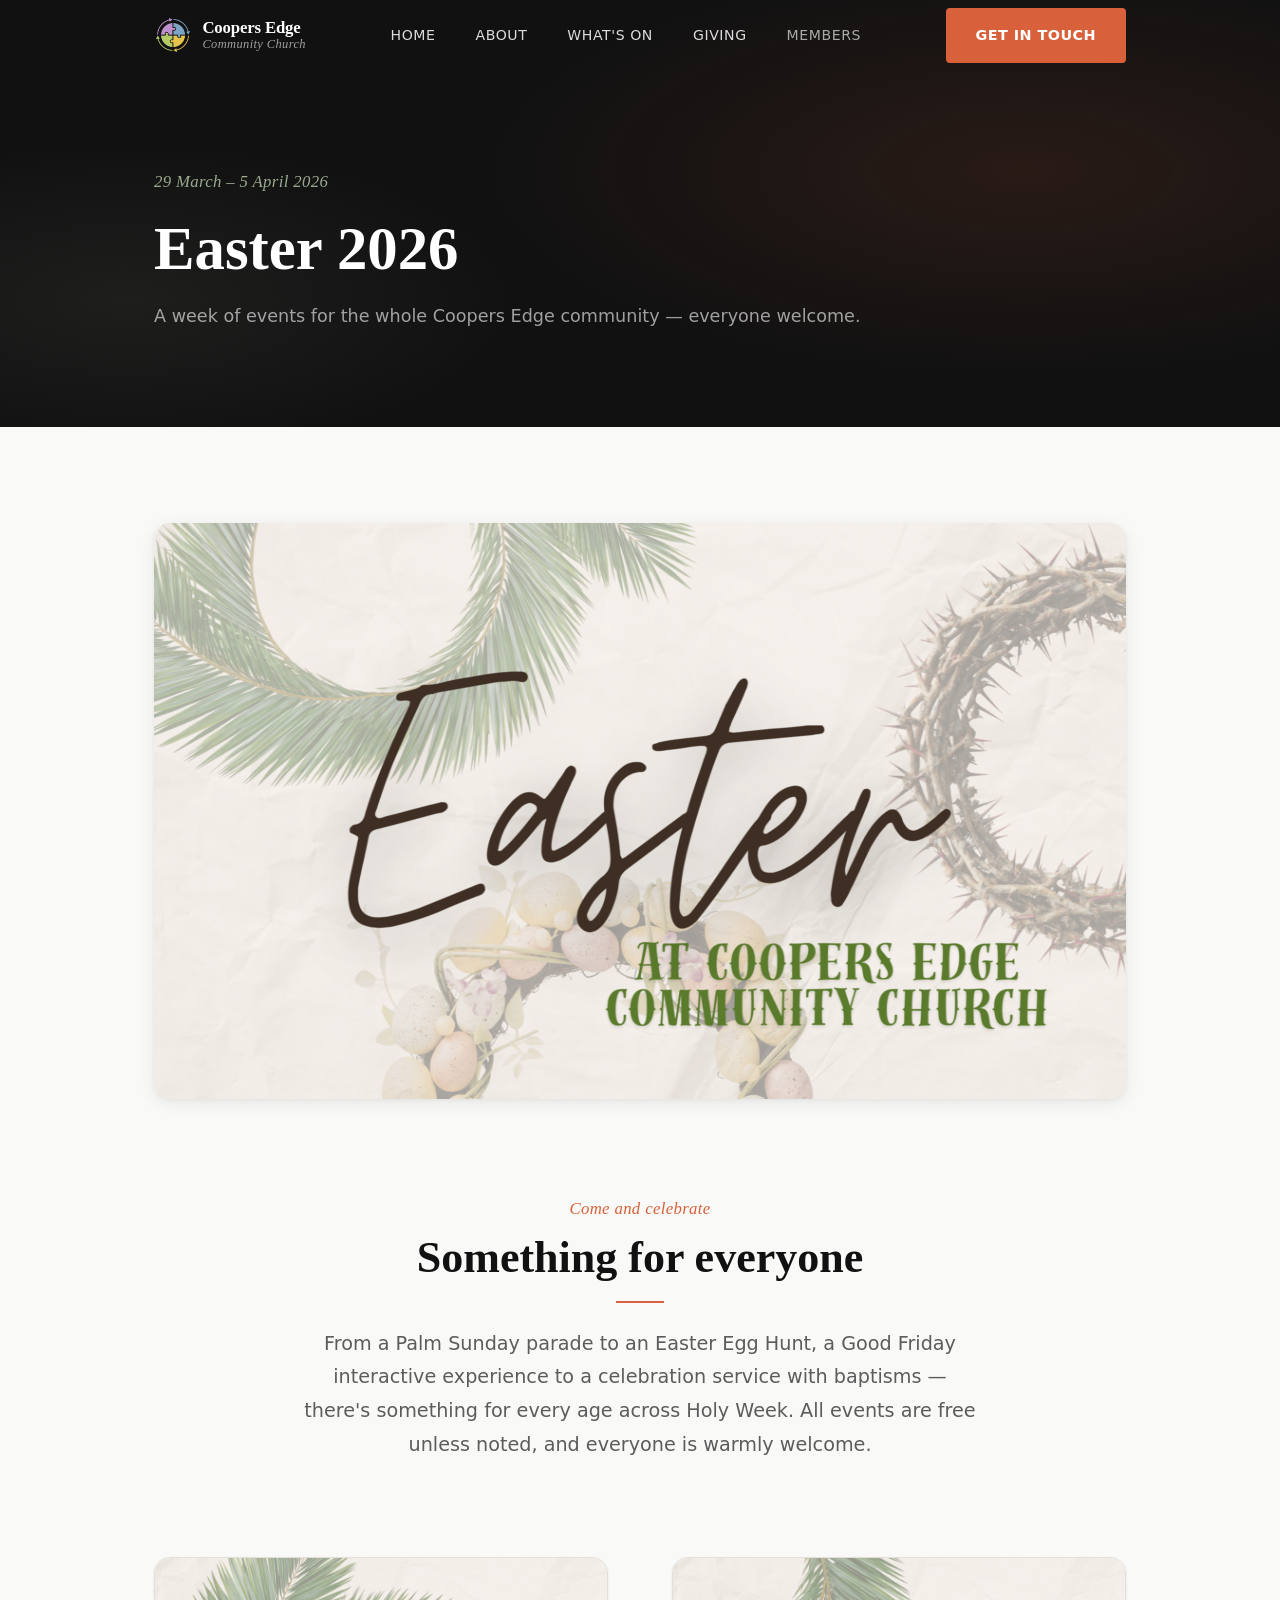
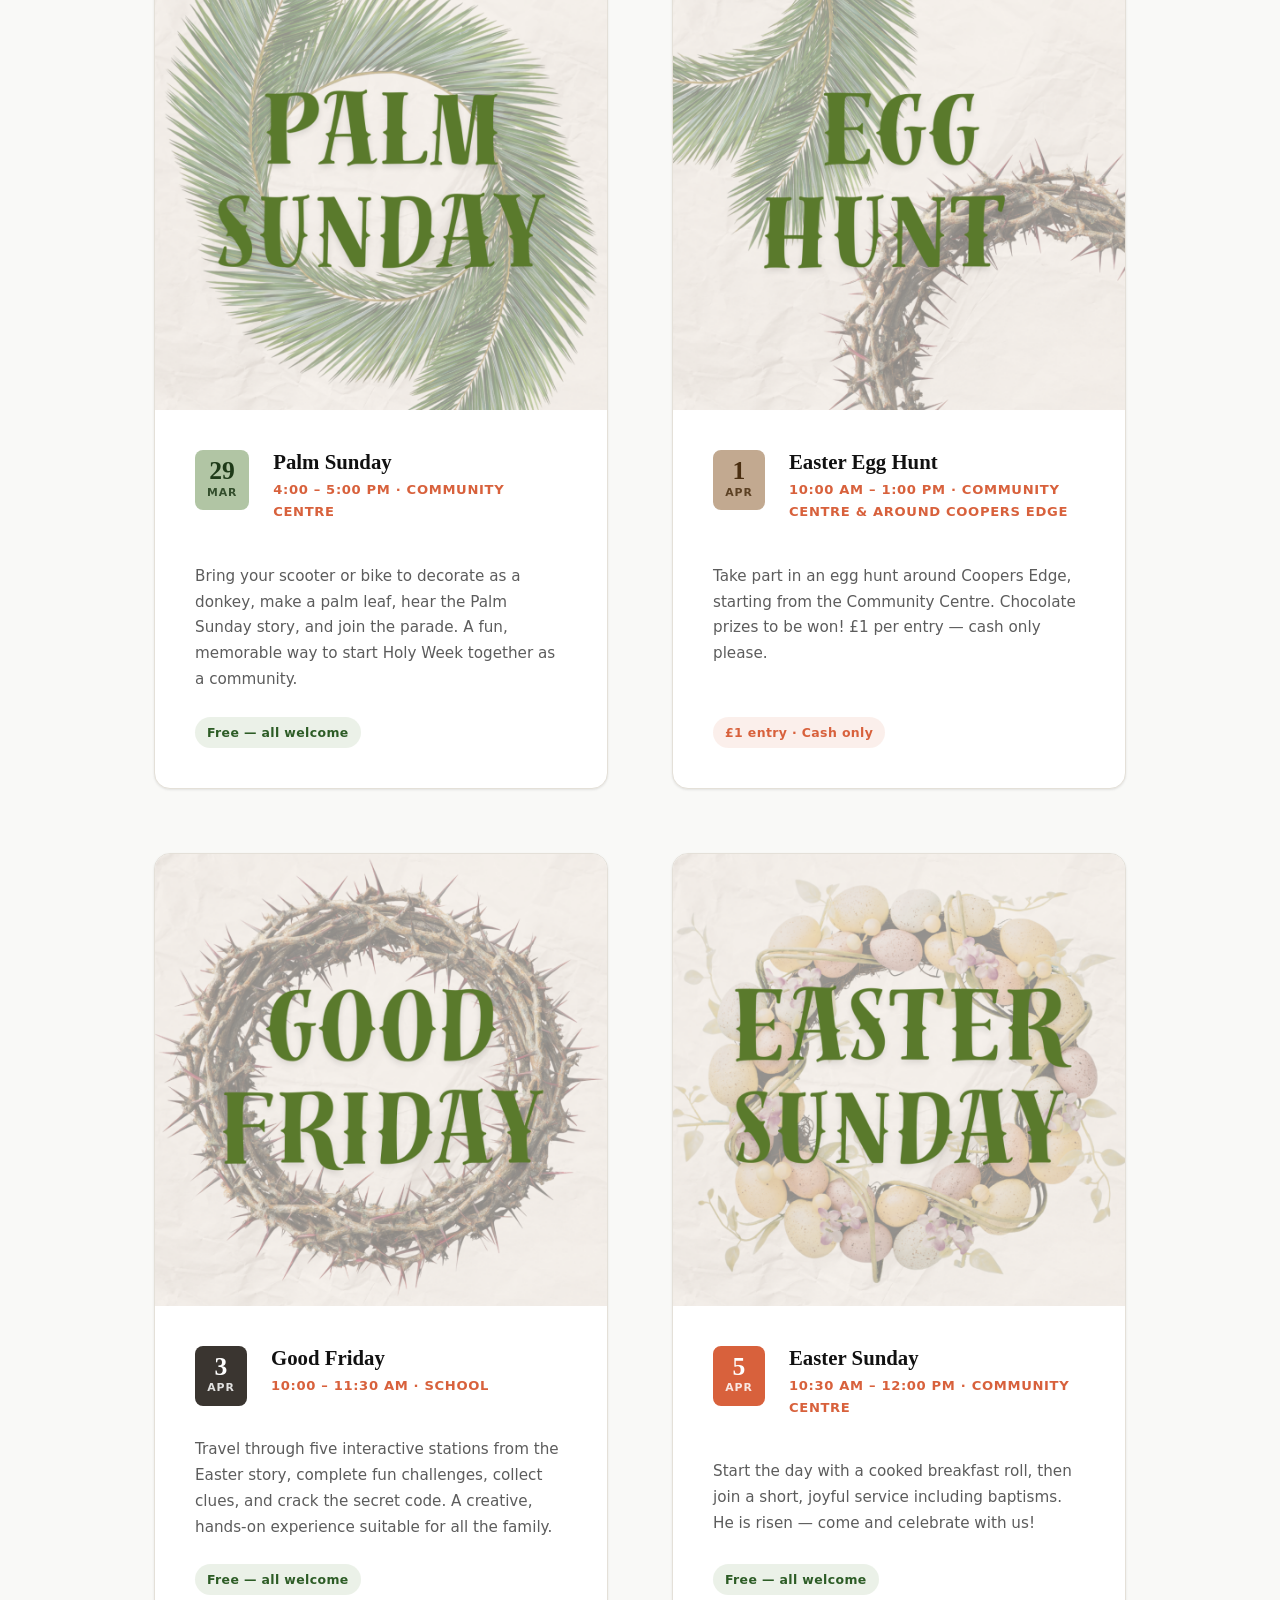
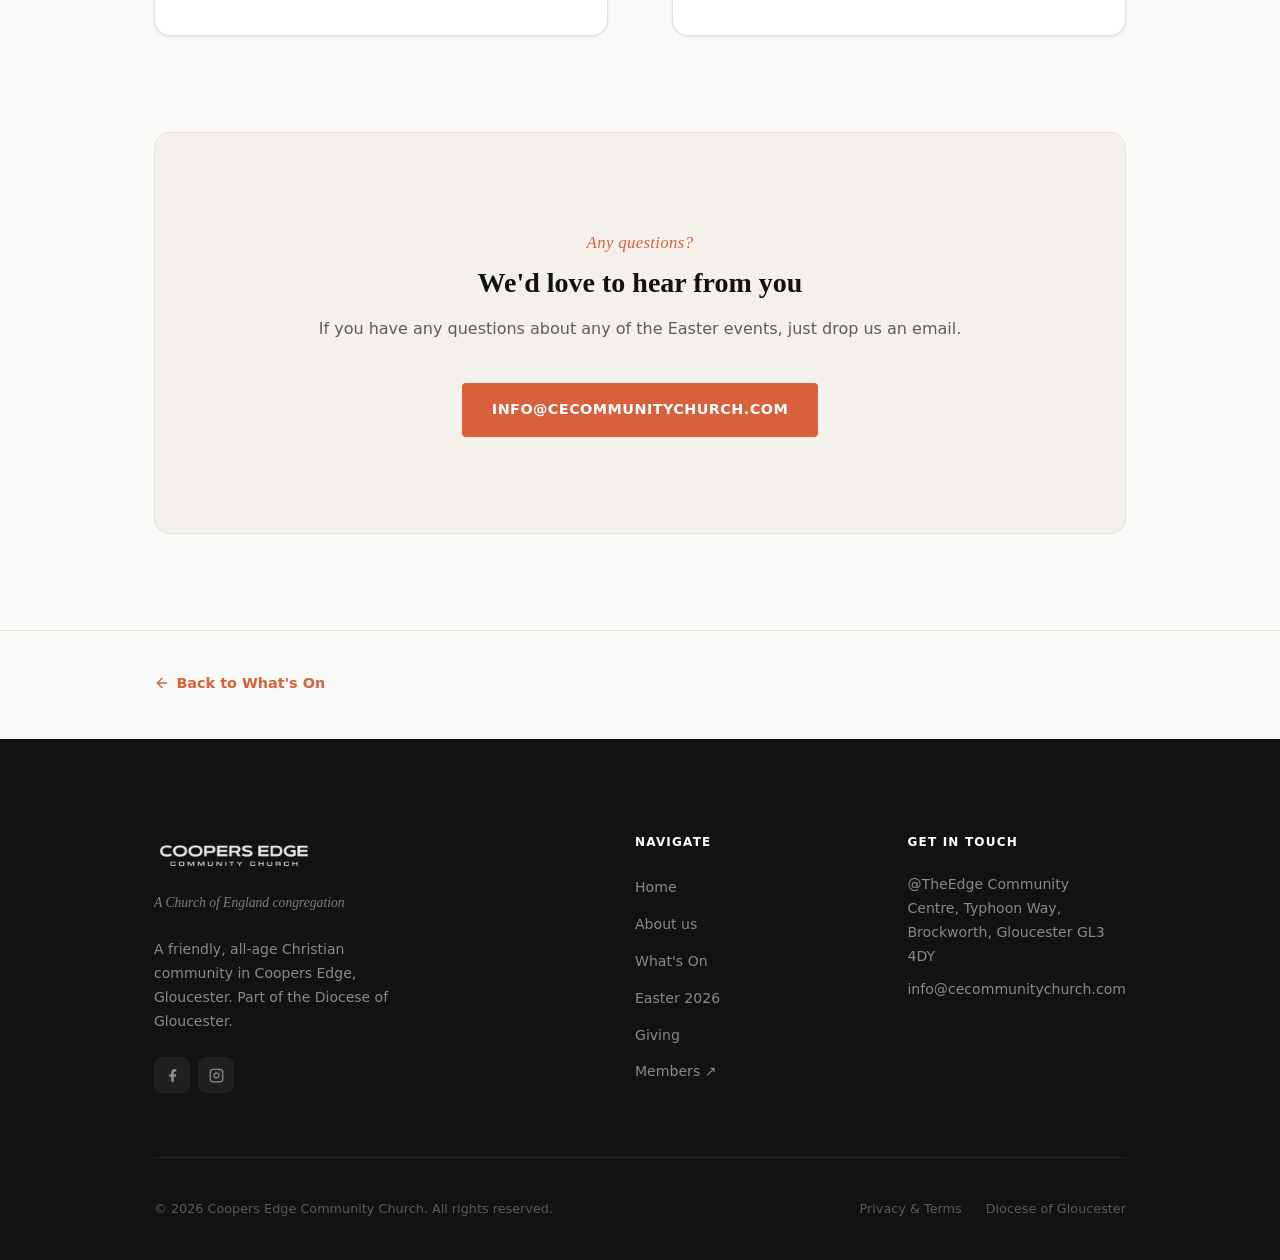
<file: easter.html>
<!DOCTYPE html>
<html lang="en">
<head>
  <meta charset="UTF-8">
  <meta name="viewport" content="width=device-width, initial-scale=1.0">
  <title>Easter 2026 — Coopers Edge Community Church</title>
  <meta name="description" content="Join Coopers Edge Community Church for Easter 2026 — Palm Sunday, Easter Egg Hunt, Good Friday, and Easter Sunday celebrations for the whole community.">
  <meta property="og:title" content="Easter 2026 — Coopers Edge Community Church">
  <meta property="og:description" content="Easter events for the whole community in Coopers Edge: Palm Sunday parade, Easter Egg Hunt, Good Friday interactive experience, and Easter Sunday celebration.">
  <meta property="og:image" content="images/easter-banner.png">
  <meta property="og:type" content="website">
  <meta http-equiv="Content-Security-Policy" content="default-src 'none'; script-src 'self'; style-src 'self' 'unsafe-inline' https://fonts.googleapis.com; font-src https://fonts.gstatic.com; img-src 'self' data: https:; frame-src https://www.google.com; connect-src 'none'; base-uri 'self'; form-action 'none'; object-src 'none'">
  <meta name="referrer" content="strict-origin-when-cross-origin">
  <link rel="preconnect" href="https://fonts.googleapis.com">
  <link rel="preconnect" href="https://fonts.gstatic.com" crossorigin>
  <link href="https://fonts.googleapis.com/css2?family=Cardo:ital,wght@0,400;0,700;1,400&family=Inter:wght@300;400;500;600;700&display=swap" rel="stylesheet">
  <link rel="stylesheet" href="css/style.css">
  <style>
    /* ---- Easter-specific styles ---- */
    .easter-banner {
      width: 100%;
      display: block;
      border-radius: var(--radius-lg);
      box-shadow: var(--shadow-md);
    }

    .easter-banner-wrap {
      margin-bottom: var(--space-2xl);
    }

    .easter-event-grid {
      display: grid;
      gap: var(--space-xl);
      grid-template-columns: 1fr;
    }

    @media (min-width: 640px) {
      .easter-event-grid {
        grid-template-columns: 1fr 1fr;
      }
    }

    .easter-event-card {
      background: var(--col-white);
      border: 1px solid var(--col-line);
      border-radius: var(--radius-lg);
      overflow: hidden;
      box-shadow: var(--shadow-sm);
      transition: box-shadow var(--dur-med) var(--ease), transform var(--dur-med) var(--ease);
      display: flex;
      flex-direction: column;
    }

    .easter-event-card:hover {
      box-shadow: var(--shadow-lg);
      transform: translateY(-4px);
    }

    .easter-event-image {
      width: 100%;
      height: auto;
      display: block;
    }

    .easter-event-body {
      padding: var(--space-lg);
      flex: 1;
      display: flex;
      flex-direction: column;
    }

    .easter-event-header {
      display: flex;
      align-items: flex-start;
      gap: var(--space-md);
      margin-bottom: var(--space-md);
    }

    .easter-event-date-pill {
      flex-shrink: 0;
      background: var(--col-rust);
      color: var(--col-white);
      border-radius: var(--radius);
      padding: 0.5rem 0.75rem;
      text-align: center;
      min-width: 52px;
    }

    .easter-event-date-pill.palm {
      background: var(--col-sage);
      color: #1e3a18;
    }

    .easter-event-date-pill.egg {
      background: var(--col-tan);
      color: #4a2e10;
    }

    .easter-event-date-pill.friday {
      background: #3a3530;
      color: var(--col-white);
    }

    .easter-event-date-pill.sunday {
      background: var(--col-rust);
      color: var(--col-white);
    }

    .easter-pill-day {
      font-family: var(--font-serif);
      font-size: 1.6rem;
      font-weight: 700;
      line-height: 1;
    }

    .easter-pill-month {
      font-size: 0.68rem;
      font-weight: 700;
      text-transform: uppercase;
      letter-spacing: 0.08em;
      opacity: 0.85;
    }

    .easter-event-body h3 {
      font-size: 1.3rem;
      margin-bottom: 0.25rem;
    }

    .easter-event-time {
      font-size: 0.82rem;
      font-weight: 600;
      color: var(--col-rust);
      text-transform: uppercase;
      letter-spacing: 0.05em;
      margin-bottom: var(--space-sm);
    }

    .easter-event-body p {
      font-size: 0.95rem;
      color: var(--col-muted);
      flex: 1;
    }

    .easter-event-badge {
      display: inline-block;
      margin-top: var(--space-md);
      padding: 0.3rem 0.75rem;
      background: rgba(216, 97, 60, 0.1);
      color: var(--col-rust);
      border-radius: 100px;
      font-size: 0.78rem;
      font-weight: 600;
      letter-spacing: 0.03em;
      align-self: flex-start;
    }

    .easter-event-badge.free {
      background: rgba(177, 197, 164, 0.25);
      color: #2d5c26;
    }

    .easter-intro {
      max-width: 680px;
      margin-inline: auto;
      text-align: center;
      margin-bottom: var(--space-2xl);
    }

    .easter-intro .rule {
      margin-inline: auto;
    }
  </style>
</head>
<body>

  <a href="#main-content" class="skip-link">Skip to main content</a>

  <!-- ====================================================
       Navigation
  ===================================================== -->
  <header class="site-nav scrolled" role="banner">
    <div class="nav-inner">
      <a href="index.html" class="nav-logo" aria-label="Coopers Edge Community Church — home">
        <img src="images/emblem.webp" alt="" class="nav-logo-emblem" width="38" height="38" aria-hidden="true">
        <div class="nav-logo-text">
          <span class="nav-logo-name">Coopers Edge</span>
          <span class="nav-logo-sub">Community Church</span>
        </div>
      </a>

      <nav class="nav-links" aria-label="Primary navigation">
        <a href="index.html" class="nav-link">Home</a>
        <a href="about.html" class="nav-link">About</a>
        <a href="whats-on.html" class="nav-link">What's On</a>
        <a href="giving.html" class="nav-link">Giving</a>
        <a href="https://cecc.churchcloud.online/login" class="nav-link nav-link-external" target="_blank" rel="noopener noreferrer">Members</a>
      </nav>

      <a href="mailto:info@cecommunitychurch.com" class="btn btn-primary nav-cta">Get in touch</a>

      <button
        class="nav-toggle"
        id="nav-toggle"
        aria-expanded="false"
        aria-controls="nav-mobile"
        aria-label="Open navigation menu"
      >
        <span></span>
        <span></span>
        <span></span>
      </button>
    </div>
  </header>

  <!-- Mobile menu -->
  <div class="nav-mobile" id="nav-mobile" role="dialog" aria-label="Mobile navigation">
    <a href="index.html">Home</a>
    <a href="about.html">About</a>
    <a href="whats-on.html">What's On</a>
    <a href="giving.html">Giving</a>
    <a href="https://cecc.churchcloud.online/login" target="_blank" rel="noopener noreferrer">Members ↗</a>
    <a href="mailto:info@cecommunitychurch.com">Get in touch &rarr;</a>
  </div>

  <main id="main-content">

    <!-- ====================================================
         Page Hero
    ===================================================== -->
    <div class="page-hero">
      <div class="container">
        <div class="page-hero-content">
          <span class="eyebrow">29 March – 5 April 2026</span>
          <h1>Easter 2026</h1>
          <p>A week of events for the whole Coopers Edge community — everyone welcome.</p>
        </div>
      </div>
    </div>

    <!-- ====================================================
         Easter Content
    ===================================================== -->
    <section class="section" aria-labelledby="easter-heading">
      <div class="container">

        <!-- Banner image -->
        <div class="easter-banner-wrap reveal">
          <img
            src="images/easter-banner.png"
            alt="Easter at Coopers Edge Community Church 2026"
            class="easter-banner"
            width="1024"
            height="576"
            loading="eager"
          >
        </div>

        <!-- Intro -->
        <div class="easter-intro reveal">
          <span class="eyebrow">Come and celebrate</span>
          <h2 id="easter-heading">Something for everyone</h2>
          <div class="rule"></div>
          <p class="lead mt-md">
            From a Palm Sunday parade to an Easter Egg Hunt, a Good Friday interactive experience
            to a celebration service with baptisms — there's something for every age across Holy Week.
            All events are free unless noted, and everyone is warmly welcome.
          </p>
        </div>

        <!-- Event cards -->
        <div class="easter-event-grid">

          <!-- Palm Sunday -->
          <div class="easter-event-card reveal">
            <img
              src="images/easter-palm-sunday.png"
              alt="Palm Sunday — decorating bikes and scooters as donkeys"
              class="easter-event-image"
              width="1024"
              height="1024"
              loading="lazy"
            >
            <div class="easter-event-body">
              <div class="easter-event-header">
                <div class="easter-event-date-pill palm">
                  <div class="easter-pill-day">29</div>
                  <div class="easter-pill-month">Mar</div>
                </div>
                <div>
                  <h3>Palm Sunday</h3>
                  <div class="easter-event-time">4:00 – 5:00 pm &middot; Community Centre</div>
                </div>
              </div>
              <p>
                Bring your scooter or bike to decorate as a donkey, make a palm leaf,
                hear the Palm Sunday story, and join the parade. A fun, memorable way
                to start Holy Week together as a community.
              </p>
              <span class="easter-event-badge free">Free — all welcome</span>
            </div>
          </div>

          <!-- Easter Egg Hunt -->
          <div class="easter-event-card reveal reveal-delay-1">
            <img
              src="images/easter-egg-hunt.png"
              alt="Easter Egg Hunt around Coopers Edge"
              class="easter-event-image"
              width="1024"
              height="1024"
              loading="lazy"
            >
            <div class="easter-event-body">
              <div class="easter-event-header">
                <div class="easter-event-date-pill egg">
                  <div class="easter-pill-day">1</div>
                  <div class="easter-pill-month">Apr</div>
                </div>
                <div>
                  <h3>Easter Egg Hunt</h3>
                  <div class="easter-event-time">10:00 am – 1:00 pm &middot; Community Centre &amp; around Coopers Edge</div>
                </div>
              </div>
              <p>
                Take part in an egg hunt around Coopers Edge, starting from the Community Centre.
                Chocolate prizes to be won! £1 per entry — cash only please.
              </p>
              <span class="easter-event-badge">£1 entry · Cash only</span>
            </div>
          </div>

          <!-- Good Friday -->
          <div class="easter-event-card reveal reveal-delay-2">
            <img
              src="images/easter-good-friday.png"
              alt="Good Friday interactive experience"
              class="easter-event-image"
              width="1024"
              height="1024"
              loading="lazy"
            >
            <div class="easter-event-body">
              <div class="easter-event-header">
                <div class="easter-event-date-pill friday">
                  <div class="easter-pill-day">3</div>
                  <div class="easter-pill-month">Apr</div>
                </div>
                <div>
                  <h3>Good Friday</h3>
                  <div class="easter-event-time">10:00 – 11:30 am &middot; School</div>
                </div>
              </div>
              <p>
                Travel through five interactive stations from the Easter story, complete fun challenges,
                collect clues, and crack the secret code. A creative, hands-on experience suitable
                for all the family.
              </p>
              <span class="easter-event-badge free">Free — all welcome</span>
            </div>
          </div>

          <!-- Easter Sunday -->
          <div class="easter-event-card reveal reveal-delay-3">
            <img
              src="images/easter-sunday.png"
              alt="Easter Sunday celebration with baptisms"
              class="easter-event-image"
              width="1024"
              height="1024"
              loading="lazy"
            >
            <div class="easter-event-body">
              <div class="easter-event-header">
                <div class="easter-event-date-pill sunday">
                  <div class="easter-pill-day">5</div>
                  <div class="easter-pill-month">Apr</div>
                </div>
                <div>
                  <h3>Easter Sunday</h3>
                  <div class="easter-event-time">10:30 am – 12:00 pm &middot; Community Centre</div>
                </div>
              </div>
              <p>
                Start the day with a cooked breakfast roll, then join a short, joyful service
                including baptisms. He is risen — come and celebrate with us!
              </p>
              <span class="easter-event-badge free">Free — all welcome</span>
            </div>
          </div>

        </div>

        <!-- Questions CTA -->
        <div class="mt-2xl reveal" style="margin-top: var(--space-2xl); text-align: center; padding: var(--space-2xl) var(--space-lg); background: #f4f1ec; border-radius: var(--radius-lg); border: 1px solid var(--col-line);">
          <span class="eyebrow">Any questions?</span>
          <h3 style="margin-bottom: var(--space-sm);">We'd love to hear from you</h3>
          <p style="color: var(--col-muted); margin-inline: auto; margin-bottom: var(--space-lg);">
            If you have any questions about any of the Easter events, just drop us an email.
          </p>
          <a href="mailto:info@cecommunitychurch.com" class="btn btn-primary">info@cecommunitychurch.com</a>
        </div>

      </div>
    </section>

    <!-- ====================================================
         Back to What's On
    ===================================================== -->
    <div style="padding-block: var(--space-lg); border-top: 1px solid var(--col-line);">
      <div class="container">
        <a href="whats-on.html" style="color: var(--col-rust); font-size: 0.9rem; font-weight: 600; display: inline-flex; align-items: center; gap: 0.4rem; transition: gap 150ms;">
          <svg width="16" height="16" viewBox="0 0 24 24" fill="none" stroke="currentColor" stroke-width="2" stroke-linecap="round" stroke-linejoin="round" aria-hidden="true"><line x1="19" y1="12" x2="5" y2="12"/><polyline points="12 19 5 12 12 5"/></svg>
          Back to What's On
        </a>
      </div>
    </div>

  </main>

  <!-- ====================================================
       Footer
  ===================================================== -->
  <footer class="site-footer" role="contentinfo">
    <div class="container">
      <div class="footer-grid">
        <div>
          <img src="images/logo-wide.png" alt="Coopers Edge Community Church" class="footer-logo-img" width="192" height="48">
          <div class="footer-brand-sub">A Church of England congregation</div>
          <p class="footer-brand-desc">
            A friendly, all-age Christian community in Coopers Edge, Gloucester.
            Part of the Diocese of Gloucester.
          </p>
          <div class="footer-social mt-md">
            <a href="https://www.facebook.com/people/Coopers-Edge-Community-Church/61555806122654/" target="_blank" rel="noopener noreferrer" class="footer-social-btn" aria-label="Facebook">
              <svg width="15" height="15" viewBox="0 0 24 24" fill="currentColor"><path d="M18 2h-3a5 5 0 0 0-5 5v3H7v4h3v8h4v-8h3l1-4h-4V7a1 1 0 0 1 1-1h3z"/></svg>
            </a>
            <a href="https://www.instagram.com/coopers_edge_community_church/" target="_blank" rel="noopener noreferrer" class="footer-social-btn" aria-label="Instagram">
              <svg width="15" height="15" viewBox="0 0 24 24" fill="none" stroke="currentColor" stroke-width="2" stroke-linecap="round" stroke-linejoin="round"><rect x="2" y="2" width="20" height="20" rx="5" ry="5"/><path d="M16 11.37A4 4 0 1 1 12.63 8 4 4 0 0 1 16 11.37z"/><line x1="17.5" y1="6.5" x2="17.51" y2="6.5"/></svg>
            </a>
          </div>
        </div>

        <div class="footer-col">
          <h5>Navigate</h5>
          <ul>
            <li><a href="index.html">Home</a></li>
            <li><a href="about.html">About us</a></li>
            <li><a href="whats-on.html">What's On</a></li>
            <li><a href="easter.html">Easter 2026</a></li>
            <li><a href="giving.html">Giving</a></li>
            <li><a href="https://cecc.churchcloud.online/login" target="_blank" rel="noopener noreferrer">Members ↗</a></li>
          </ul>
        </div>

        <div class="footer-col">
          <h5>Get in touch</h5>
          <p>@TheEdge Community Centre, Typhoon Way, Brockworth, Gloucester GL3 4DY</p>
          <a href="mailto:info@cecommunitychurch.com">info@cecommunitychurch.com</a>
        </div>
      </div>

      <div class="footer-bottom">
        <p>&copy; <span id="footer-year"></span> Coopers Edge Community Church. All rights reserved.</p>
        <div style="display:flex; gap: 1.5rem;">
          <a href="privacy.html">Privacy &amp; Terms</a>
          <a href="https://www.gloucester.anglican.org/" target="_blank" rel="noopener noreferrer">Diocese of Gloucester</a>
        </div>
      </div>
    </div>
  </footer>

  <script src="js/main.js"></script>
</body>
</html>
</file>
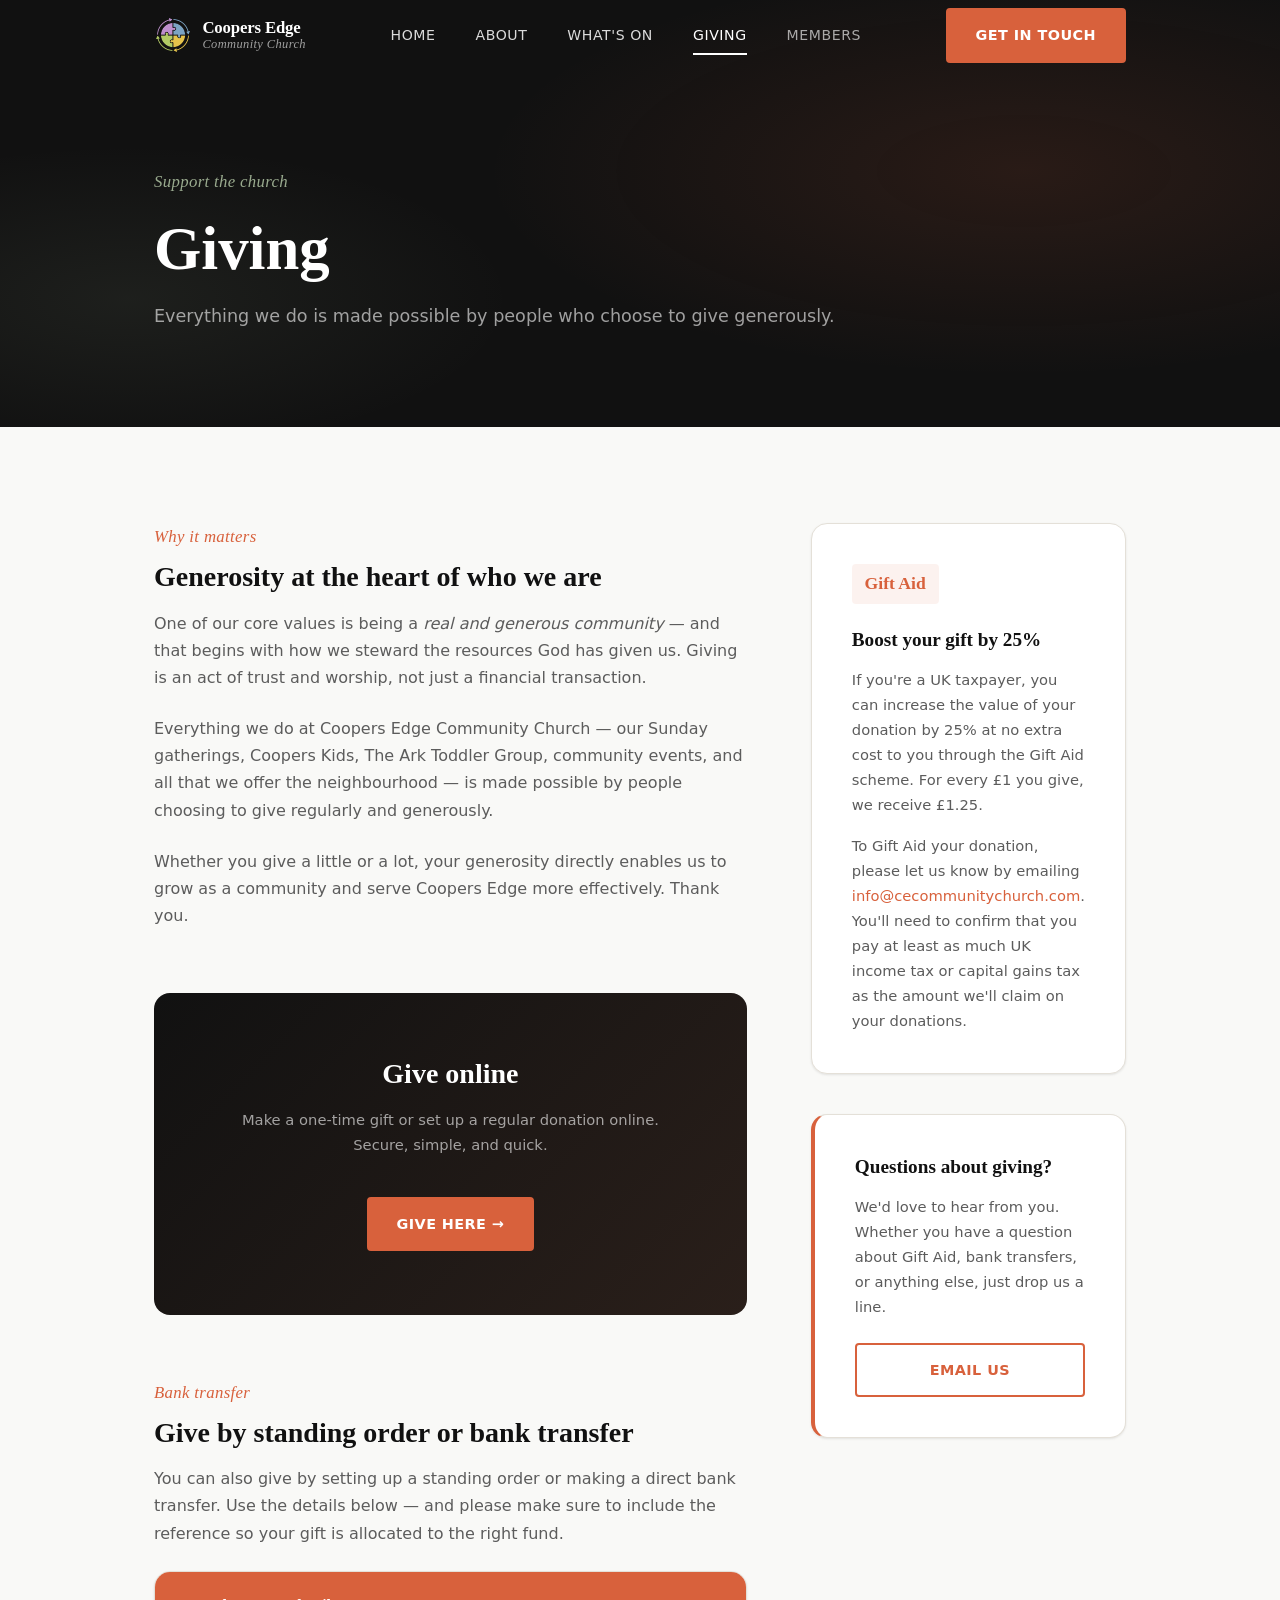
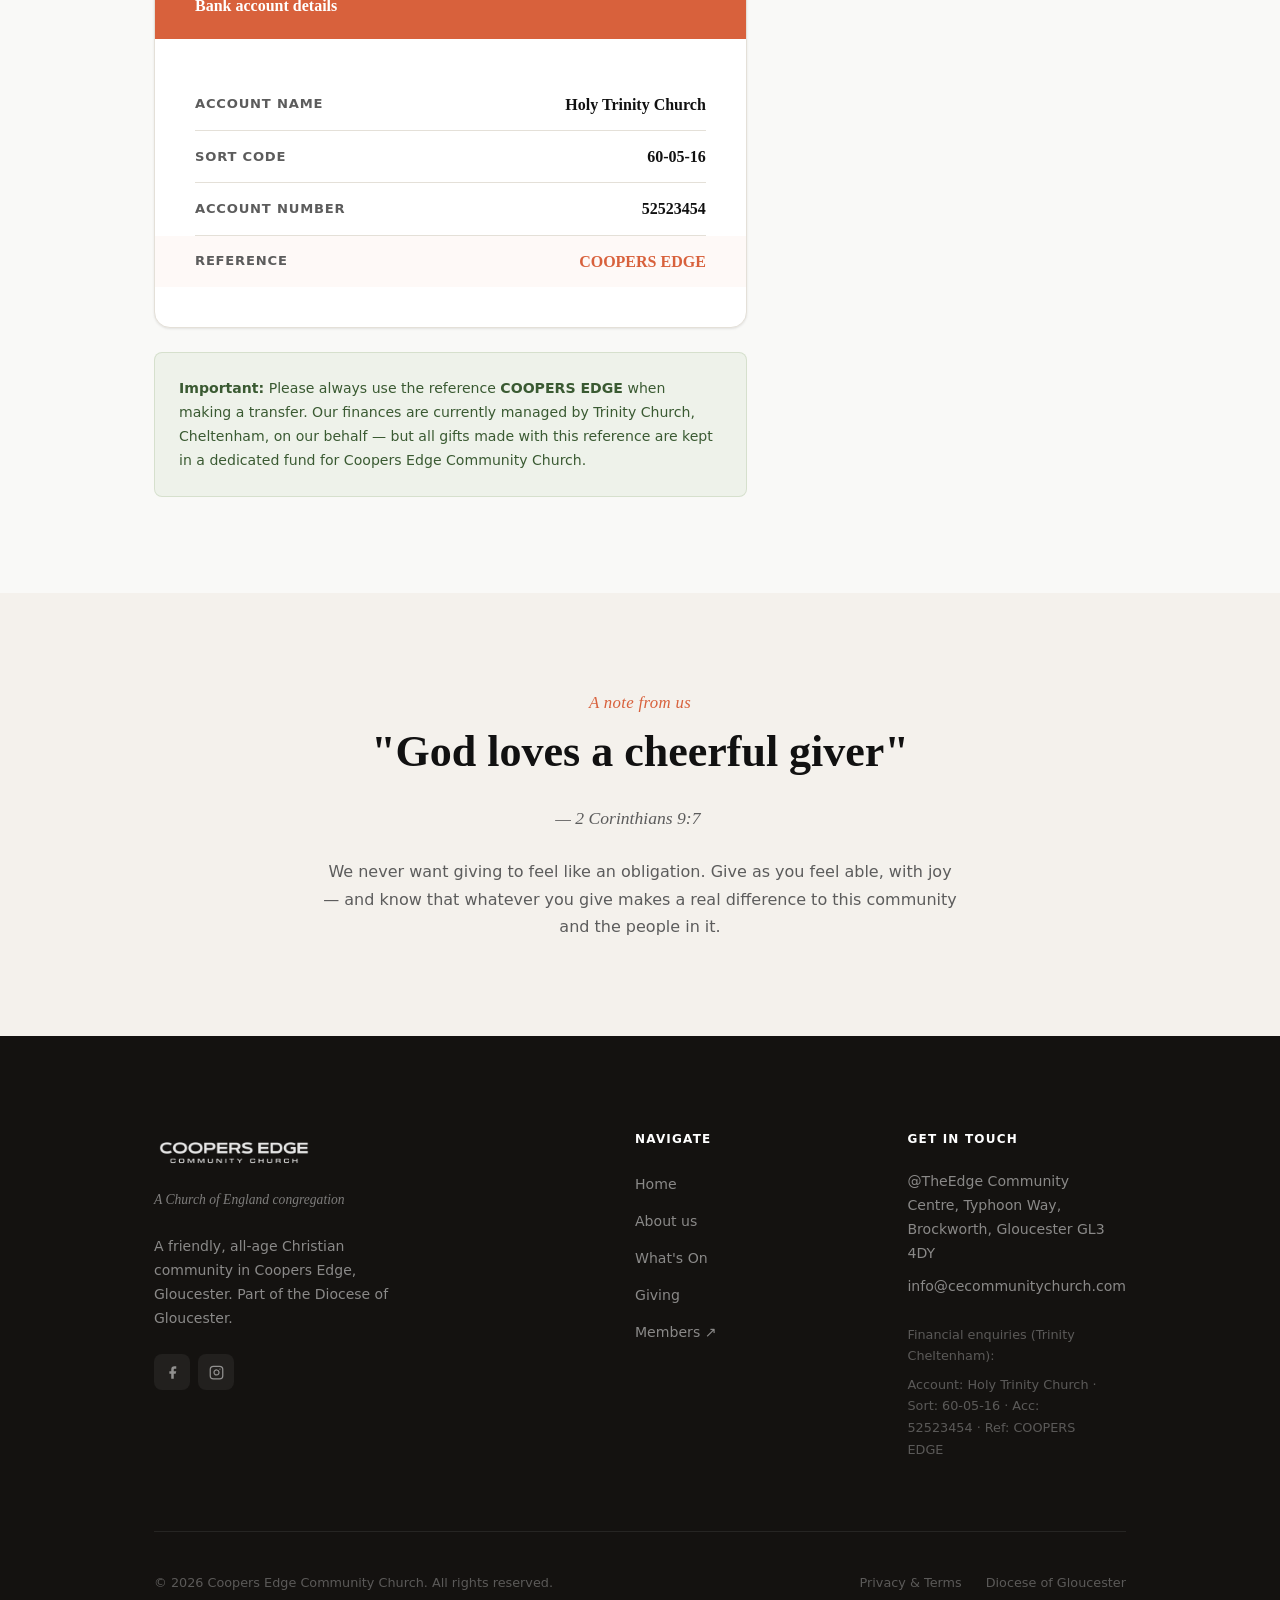
<file: giving.html>
<!DOCTYPE html>
<html lang="en">
<head>
  <meta charset="UTF-8">
  <meta name="viewport" content="width=device-width, initial-scale=1.0">
  <title>Giving — Coopers Edge Community Church</title>
  <meta name="description" content="Support Coopers Edge Community Church through online giving, bank transfer, or Gift Aid. Every gift makes a difference.">
  <meta http-equiv="Content-Security-Policy" content="default-src 'none'; script-src 'self'; style-src 'self' 'unsafe-inline' https://fonts.googleapis.com; font-src https://fonts.gstatic.com; img-src 'self' data: https:; frame-src https://www.google.com; connect-src 'none'; base-uri 'self'; form-action 'none'; object-src 'none'">
  <meta name="referrer" content="strict-origin-when-cross-origin">
  <link rel="preconnect" href="https://fonts.googleapis.com">
  <link rel="preconnect" href="https://fonts.gstatic.com" crossorigin>
  <link href="https://fonts.googleapis.com/css2?family=Cardo:ital,wght@0,400;0,700;1,400&family=Inter:wght@300;400;500;600;700&display=swap" rel="stylesheet">
  <link rel="stylesheet" href="css/style.css">
</head>
<body>

  <a href="#main-content" class="skip-link">Skip to main content</a>

  <!-- ====================================================
       Navigation
  ===================================================== -->
  <header class="site-nav scrolled" role="banner">
    <div class="nav-inner">
      <a href="index.html" class="nav-logo" aria-label="Coopers Edge Community Church — home">
        <img src="images/emblem.webp" alt="" class="nav-logo-emblem" width="38" height="38" aria-hidden="true">
        <div class="nav-logo-text">
          <span class="nav-logo-name">Coopers Edge</span>
          <span class="nav-logo-sub">Community Church</span>
        </div>
      </a>

      <nav class="nav-links" aria-label="Primary navigation">
        <a href="index.html" class="nav-link">Home</a>
        <a href="about.html" class="nav-link">About</a>
        <a href="whats-on.html" class="nav-link">What's On</a>
        <a href="giving.html" class="nav-link">Giving</a>
        <a href="https://cecc.churchcloud.online/login" class="nav-link nav-link-external" target="_blank" rel="noopener noreferrer">Members</a>
      </nav>

      <a href="mailto:info@cecommunitychurch.com" class="btn btn-primary nav-cta">Get in touch</a>

      <button
        class="nav-toggle"
        id="nav-toggle"
        aria-expanded="false"
        aria-controls="nav-mobile"
        aria-label="Open navigation menu"
      >
        <span></span>
        <span></span>
        <span></span>
      </button>
    </div>
  </header>

  <!-- Mobile menu -->
  <div class="nav-mobile" id="nav-mobile" role="dialog" aria-label="Mobile navigation">
    <a href="index.html">Home</a>
    <a href="about.html">About</a>
    <a href="whats-on.html">What's On</a>
    <a href="giving.html">Giving</a>
    <a href="https://cecc.churchcloud.online/login" target="_blank" rel="noopener noreferrer">Members ↗</a>
    <a href="mailto:info@cecommunitychurch.com">Get in touch &rarr;</a>
  </div>

  <main id="main-content">

    <!-- ====================================================
         Page Hero
    ===================================================== -->
    <div class="page-hero">
      <div class="container">
        <div class="page-hero-content">
          <span class="eyebrow">Support the church</span>
          <h1>Giving</h1>
          <p>Everything we do is made possible by people who choose to give generously.</p>
        </div>
      </div>
    </div>

    <!-- ====================================================
         Giving Content
    ===================================================== -->
    <section class="giving-content">
      <div class="container">

        <div class="giving-grid">

          <!-- Left: main content -->
          <div>

            <!-- Why we give -->
            <div class="giving-section reveal">
              <span class="eyebrow">Why it matters</span>
              <h3>Generosity at the heart of who we are</h3>
              <p>
                One of our core values is being a <em>real and generous community</em> — and that begins with how
                we steward the resources God has given us. Giving is an act of trust and worship, not just a
                financial transaction.
              </p>
              <p>
                Everything we do at Coopers Edge Community Church — our Sunday gatherings, Coopers Kids,
                The Ark Toddler Group, community events, and all that we offer the neighbourhood — is made
                possible by people choosing to give regularly and generously.
              </p>
              <p>
                Whether you give a little or a lot, your generosity directly enables us to grow as a community
                and serve Coopers Edge more effectively. Thank you.
              </p>
            </div>

            <!-- Online giving -->
            <div class="giving-section reveal">
              <div class="giving-cta-box">
                <h3>Give online</h3>
                <p>Make a one-time gift or set up a regular donation online. Secure, simple, and quick.</p>
                <a
                  href="https://www.stewardship.org.uk/partners/20511073"
                  target="_blank"
                  rel="noopener noreferrer"
                  class="btn btn-primary"
                  aria-label="Give to Coopers Edge Community Church online (opens in new tab)"
                >
                  Give here &rarr;
                </a>
              </div>
            </div>

            <!-- Bank transfer -->
            <div class="giving-section reveal">
              <span class="eyebrow">Bank transfer</span>
              <h3>Give by standing order or bank transfer</h3>
              <p>
                You can also give by setting up a standing order or making a direct bank transfer.
                Use the details below — and please make sure to include the reference so your gift
                is allocated to the right fund.
              </p>

              <div class="bank-details">
                <div class="bank-details-header">
                  <h4>Bank account details</h4>
                </div>
                <div class="bank-details-body">
                  <div class="bank-detail-row">
                    <span class="bank-detail-label">Account name</span>
                    <span class="bank-detail-value">Holy Trinity Church</span>
                  </div>
                  <div class="bank-detail-row">
                    <span class="bank-detail-label">Sort code</span>
                    <span class="bank-detail-value">60-05-16</span>
                  </div>
                  <div class="bank-detail-row">
                    <span class="bank-detail-label">Account number</span>
                    <span class="bank-detail-value">52523454</span>
                  </div>
                  <div class="bank-detail-row highlight">
                    <span class="bank-detail-label">Reference</span>
                    <span class="bank-detail-value">COOPERS EDGE</span>
                  </div>
                </div>
              </div>

              <div class="bank-details-note">
                <strong>Important:</strong> Please always use the reference <strong>COOPERS EDGE</strong> when making a transfer.
                Our finances are currently managed by Trinity Church, Cheltenham, on our behalf — but all gifts made with
                this reference are kept in a dedicated fund for Coopers Edge Community Church.
              </div>
            </div>

          </div>

          <!-- Right: sidebar -->
          <div>

            <!-- Gift Aid -->
            <div class="gift-aid-card reveal" style="margin-bottom: var(--space-lg);">
              <div class="gift-aid-logo">Gift Aid</div>
              <h4 style="margin-bottom: var(--space-sm);">Boost your gift by 25%</h4>
              <p>
                If you're a UK taxpayer, you can increase the value of your donation by 25% at no extra cost to you
                through the Gift Aid scheme. For every £1 you give, we receive £1.25.
              </p>
              <p class="mt-sm">
                To Gift Aid your donation, please let us know by emailing
                <a href="mailto:info@cecommunitychurch.com" style="color: var(--col-rust);">info@cecommunitychurch.com</a>.
                You'll need to confirm that you pay at least as much UK income tax or capital gains tax as the amount
                we'll claim on your donations.
              </p>
            </div>

            <!-- Questions -->
            <div class="gift-aid-card reveal reveal-delay-1" style="border-left: 4px solid var(--col-rust);">
              <h4 style="margin-bottom: var(--space-sm);">Questions about giving?</h4>
              <p>
                We'd love to hear from you. Whether you have a question about Gift Aid, bank transfers,
                or anything else, just drop us a line.
              </p>
              <div class="mt-md">
                <a href="mailto:info@cecommunitychurch.com" class="btn btn-secondary" style="width:100%; justify-content:center;">
                  Email us
                </a>
              </div>
            </div>

          </div>

        </div>

      </div>
    </section>

    <!-- ====================================================
         Values reminder strip
    ===================================================== -->
    <section style="background: #f4f1ec; padding-block: var(--space-2xl);" aria-labelledby="generosity-heading">
      <div class="container">
        <div style="max-width: 640px; margin-inline: auto; text-align: center;">
          <span class="eyebrow reveal">A note from us</span>
          <h2 id="generosity-heading" class="reveal reveal-delay-1" style="margin-bottom: var(--space-md);">"God loves a cheerful giver"</h2>
          <p class="reveal reveal-delay-2" style="color: var(--col-muted); font-style: italic; font-family: var(--font-serif); font-size: 1.1rem; line-height: 1.8;">
            — 2 Corinthians 9:7
          </p>
          <p class="reveal reveal-delay-3 mt-md" style="color: var(--col-muted);">
            We never want giving to feel like an obligation. Give as you feel able, with joy —
            and know that whatever you give makes a real difference to this community and the people in it.
          </p>
        </div>
      </div>
    </section>

  </main>

  <!-- ====================================================
       Footer
  ===================================================== -->
  <footer class="site-footer" role="contentinfo">
    <div class="container">
      <div class="footer-grid">
        <div>
          <img src="images/logo-wide.png" alt="Coopers Edge Community Church" class="footer-logo-img" width="192" height="48">
          <div class="footer-brand-sub">A Church of England congregation</div>
          <p class="footer-brand-desc">
            A friendly, all-age Christian community in Coopers Edge, Gloucester.
            Part of the Diocese of Gloucester.
          </p>
          <div class="footer-social mt-md">
            <a href="https://www.facebook.com/people/Coopers-Edge-Community-Church/61555806122654/" target="_blank" rel="noopener noreferrer" class="footer-social-btn" aria-label="Facebook">
              <svg width="15" height="15" viewBox="0 0 24 24" fill="currentColor"><path d="M18 2h-3a5 5 0 0 0-5 5v3H7v4h3v8h4v-8h3l1-4h-4V7a1 1 0 0 1 1-1h3z"/></svg>
            </a>
            <a href="https://www.instagram.com/coopers_edge_community_church/" target="_blank" rel="noopener noreferrer" class="footer-social-btn" aria-label="Instagram">
              <svg width="15" height="15" viewBox="0 0 24 24" fill="none" stroke="currentColor" stroke-width="2" stroke-linecap="round" stroke-linejoin="round"><rect x="2" y="2" width="20" height="20" rx="5" ry="5"/><path d="M16 11.37A4 4 0 1 1 12.63 8 4 4 0 0 1 16 11.37z"/><line x1="17.5" y1="6.5" x2="17.51" y2="6.5"/></svg>
            </a>
          </div>
        </div>

        <div class="footer-col">
          <h5>Navigate</h5>
          <ul>
            <li><a href="index.html">Home</a></li>
            <li><a href="about.html">About us</a></li>
            <li><a href="whats-on.html">What's On</a></li>
            <li><a href="giving.html">Giving</a></li>
            <li><a href="https://cecc.churchcloud.online/login" target="_blank" rel="noopener noreferrer">Members ↗</a></li>
          </ul>
        </div>

        <div class="footer-col">
          <h5>Get in touch</h5>
          <p>@TheEdge Community Centre, Typhoon Way, Brockworth, Gloucester GL3 4DY</p>
          <a href="mailto:info@cecommunitychurch.com">info@cecommunitychurch.com</a>
          <div style="margin-top: var(--space-md);">
            <p style="font-size:0.8rem; color: rgba(255,255,255,0.3);">Financial enquiries (Trinity Cheltenham):</p>
            <p style="font-size:0.8rem; color: rgba(255,255,255,0.3);">Account: Holy Trinity Church · Sort: 60-05-16 · Acc: 52523454 · Ref: COOPERS EDGE</p>
          </div>
        </div>
      </div>

      <div class="footer-bottom">
        <p>&copy; <span id="footer-year"></span> Coopers Edge Community Church. All rights reserved.</p>
        <div style="display:flex; gap: 1.5rem;">
          <a href="privacy.html">Privacy &amp; Terms</a>
          <a href="https://www.gloucester.anglican.org/" target="_blank" rel="noopener noreferrer">Diocese of Gloucester</a>
        </div>
      </div>
    </div>
  </footer>

  <script src="js/main.js"></script>
</body>
</html>
</file>
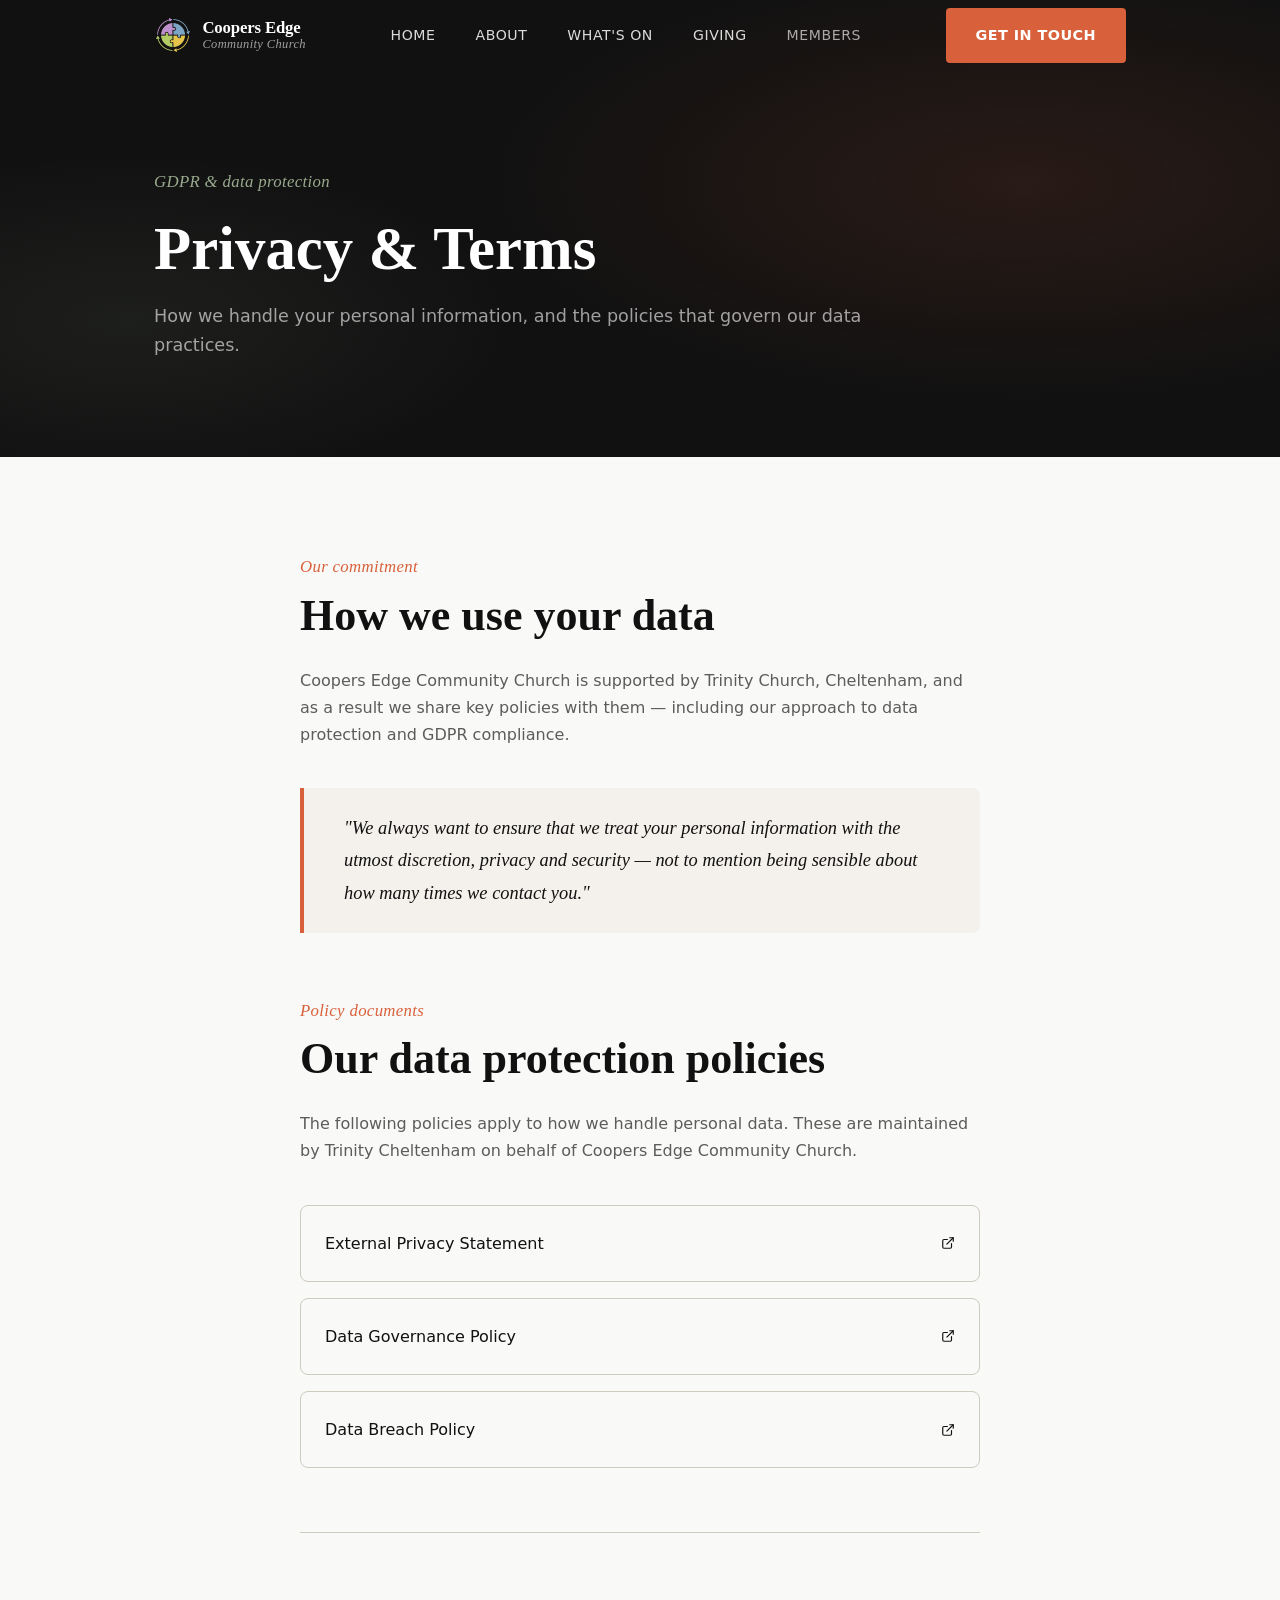
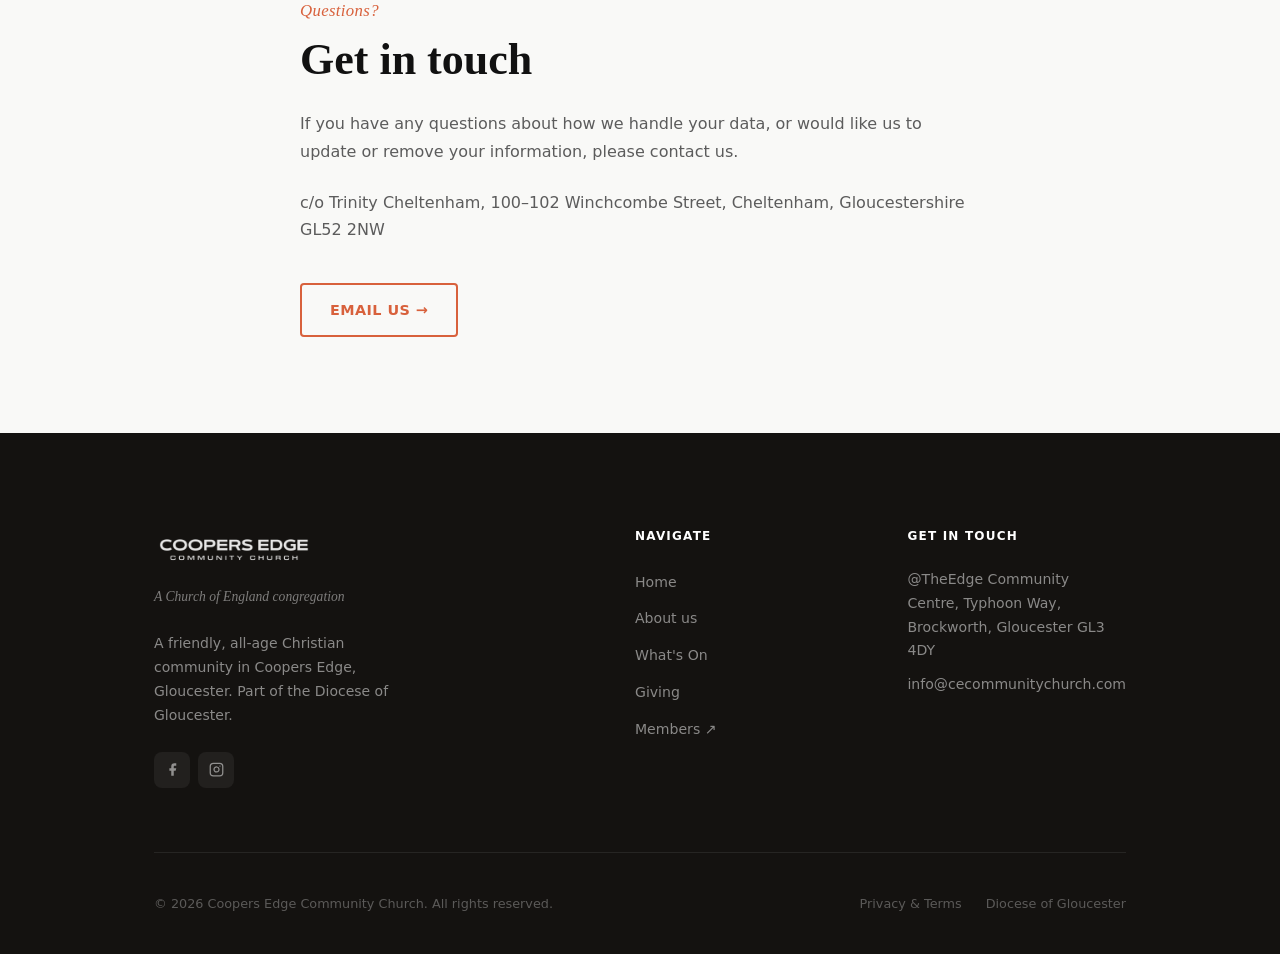
<file: privacy.html>
<!DOCTYPE html>
<html lang="en">
<head>
  <meta charset="UTF-8">
  <meta name="viewport" content="width=device-width, initial-scale=1.0">
  <title>Privacy &amp; Terms — Coopers Edge Community Church</title>
  <meta name="description" content="How Coopers Edge Community Church handles your personal data, and our GDPR compliance policies.">
  <meta http-equiv="Content-Security-Policy" content="default-src 'none'; script-src 'self'; style-src 'self' 'unsafe-inline' https://fonts.googleapis.com; font-src https://fonts.gstatic.com; img-src 'self' data: https:; frame-src https://www.google.com; connect-src 'none'; base-uri 'self'; form-action 'none'; object-src 'none'">
  <meta name="referrer" content="strict-origin-when-cross-origin">
  <link rel="preconnect" href="https://fonts.googleapis.com">
  <link rel="preconnect" href="https://fonts.gstatic.com" crossorigin>
  <link href="https://fonts.googleapis.com/css2?family=Cardo:ital,wght@0,400;0,700;1,400&family=Inter:wght@300;400;500;600;700&display=swap" rel="stylesheet">
  <link rel="stylesheet" href="css/style.css">
  <style>
    .policy-link {
      display: flex;
      align-items: center;
      justify-content: space-between;
      padding: var(--space-md);
      border: 1px solid var(--col-taupe);
      border-radius: var(--radius);
      color: var(--col-text);
      text-decoration: none;
      font-weight: 500;
      transition: border-color var(--dur-med) var(--ease), background var(--dur-med) var(--ease);
    }
    .policy-link:hover {
      border-color: var(--col-rust);
      background: #fdf8f5;
    }
  </style>
</head>
<body>

  <a href="#main-content" class="skip-link">Skip to main content</a>

  <!-- ====================================================
       Navigation
  ===================================================== -->
  <header class="site-nav scrolled" role="banner">
    <div class="nav-inner">
      <a href="index.html" class="nav-logo" aria-label="Coopers Edge Community Church — home">
        <img src="images/emblem.webp" alt="" class="nav-logo-emblem" width="38" height="38" aria-hidden="true">
        <div class="nav-logo-text">
          <span class="nav-logo-name">Coopers Edge</span>
          <span class="nav-logo-sub">Community Church</span>
        </div>
      </a>

      <nav class="nav-links" aria-label="Primary navigation">
        <a href="index.html" class="nav-link">Home</a>
        <a href="about.html" class="nav-link">About</a>
        <a href="whats-on.html" class="nav-link">What's On</a>
        <a href="giving.html" class="nav-link">Giving</a>
        <a href="https://cecc.churchcloud.online/login" class="nav-link nav-link-external" target="_blank" rel="noopener noreferrer">Members</a>
      </nav>

      <a href="mailto:info@cecommunitychurch.com" class="btn btn-primary nav-cta">Get in touch</a>

      <button
        class="nav-toggle"
        id="nav-toggle"
        aria-expanded="false"
        aria-controls="nav-mobile"
        aria-label="Open navigation menu"
      >
        <span></span>
        <span></span>
        <span></span>
      </button>
    </div>
  </header>

  <!-- Mobile menu -->
  <div class="nav-mobile" id="nav-mobile" role="dialog" aria-label="Mobile navigation">
    <a href="index.html">Home</a>
    <a href="about.html">About</a>
    <a href="whats-on.html">What's On</a>
    <a href="giving.html">Giving</a>
    <a href="https://cecc.churchcloud.online/login" target="_blank" rel="noopener noreferrer">Members ↗</a>
    <a href="mailto:info@cecommunitychurch.com">Get in touch &rarr;</a>
  </div>

  <main id="main-content">

    <!-- ====================================================
         Page Hero
    ===================================================== -->
    <div class="page-hero">
      <div class="container">
        <div class="page-hero-content">
          <span class="eyebrow">GDPR &amp; data protection</span>
          <h1>Privacy &amp; Terms</h1>
          <p>How we handle your personal information, and the policies that govern our data practices.</p>
        </div>
      </div>
    </div>

    <!-- ====================================================
         Privacy Content
    ===================================================== -->
    <section style="padding-block: var(--space-2xl);">
      <div class="container">
        <div style="max-width: 680px; margin-inline: auto;">

          <div class="reveal">
            <span class="eyebrow">Our commitment</span>
            <h2 style="margin-bottom: var(--space-md);">How we use your data</h2>
            <p style="color: var(--col-muted); margin-bottom: var(--space-md);">
              Coopers Edge Community Church is supported by Trinity Church, Cheltenham, and as a result
              we share key policies with them — including our approach to data protection and GDPR compliance.
            </p>
          </div>

          <blockquote class="reveal" style="
            border-left: 4px solid var(--col-rust);
            margin: var(--space-lg) 0;
            padding: var(--space-md) var(--space-lg);
            background: #f4f1ec;
            border-radius: 0 var(--radius) var(--radius) 0;
          ">
            <p style="
              font-family: var(--font-serif);
              font-style: italic;
              font-size: 1.15rem;
              line-height: 1.75;
              color: var(--col-text);
              margin: 0;
            ">
              "We always want to ensure that we treat your personal information with the utmost
              discretion, privacy and security — not to mention being sensible about how many
              times we contact you."
            </p>
          </blockquote>

          <div class="reveal" style="margin-top: var(--space-xl);">
            <span class="eyebrow">Policy documents</span>
            <h2 style="margin-bottom: var(--space-md);">Our data protection policies</h2>
            <p style="color: var(--col-muted); margin-bottom: var(--space-lg);">
              The following policies apply to how we handle personal data. These are maintained
              by Trinity Cheltenham on behalf of Coopers Edge Community Church.
            </p>

            <ul style="list-style: none; padding: 0; margin: 0; display: flex; flex-direction: column; gap: var(--space-sm);">
              <li>
                <a href="https://trinitycheltenham.com/s/External-data-protection-policy-June-2020.pdf" target="_blank" rel="noopener noreferrer" class="policy-link">
                  <span>External Privacy Statement</span>
                  <svg width="14" height="14" viewBox="0 0 24 24" fill="none" stroke="currentColor" stroke-width="2" stroke-linecap="round" stroke-linejoin="round" aria-hidden="true"><path d="M18 13v6a2 2 0 0 1-2 2H5a2 2 0 0 1-2-2V8a2 2 0 0 1 2-2h6"/><polyline points="15 3 21 3 21 9"/><line x1="10" y1="14" x2="21" y2="3"/></svg>
                </a>
              </li>
              <li>
                <a href="https://trinitycheltenham.com/s/Data-Governance-Policy-June-2020.pdf" target="_blank" rel="noopener noreferrer" class="policy-link">
                  <span>Data Governance Policy</span>
                  <svg width="14" height="14" viewBox="0 0 24 24" fill="none" stroke="currentColor" stroke-width="2" stroke-linecap="round" stroke-linejoin="round" aria-hidden="true"><path d="M18 13v6a2 2 0 0 1-2 2H5a2 2 0 0 1-2-2V8a2 2 0 0 1 2-2h6"/><polyline points="15 3 21 3 21 9"/><line x1="10" y1="14" x2="21" y2="3"/></svg>
                </a>
              </li>
              <li>
                <a href="https://trinitycheltenham.com/s/Data-Breach-Policy-June-2020.pdf" target="_blank" rel="noopener noreferrer" class="policy-link">
                  <span>Data Breach Policy</span>
                  <svg width="14" height="14" viewBox="0 0 24 24" fill="none" stroke="currentColor" stroke-width="2" stroke-linecap="round" stroke-linejoin="round" aria-hidden="true"><path d="M18 13v6a2 2 0 0 1-2 2H5a2 2 0 0 1-2-2V8a2 2 0 0 1 2-2h6"/><polyline points="15 3 21 3 21 9"/><line x1="10" y1="14" x2="21" y2="3"/></svg>
                </a>
              </li>
            </ul>
          </div>

          <div class="reveal" style="margin-top: var(--space-xl); padding-top: var(--space-xl); border-top: 1px solid var(--col-taupe);">
            <span class="eyebrow">Questions?</span>
            <h2 style="margin-bottom: var(--space-md);">Get in touch</h2>
            <p style="color: var(--col-muted); margin-bottom: var(--space-md);">
              If you have any questions about how we handle your data, or would like us to update
              or remove your information, please contact us.
            </p>
            <p style="color: var(--col-muted); margin-bottom: var(--space-lg);">
              c/o Trinity Cheltenham, 100–102 Winchcombe Street, Cheltenham, Gloucestershire GL52 2NW
            </p>
            <a href="mailto:info@cecommunitychurch.com" class="btn btn-secondary">
              Email us &rarr;
            </a>
          </div>

        </div>
      </div>
    </section>

  </main>

  <!-- ====================================================
       Footer
  ===================================================== -->
  <footer class="site-footer" role="contentinfo">
    <div class="container">
      <div class="footer-grid">
        <div>
          <img src="images/logo-wide.png" alt="Coopers Edge Community Church" class="footer-logo-img" width="192" height="48">
          <div class="footer-brand-sub">A Church of England congregation</div>
          <p class="footer-brand-desc">
            A friendly, all-age Christian community in Coopers Edge, Gloucester.
            Part of the Diocese of Gloucester.
          </p>
          <div class="footer-social mt-md">
            <a href="https://www.facebook.com/people/Coopers-Edge-Community-Church/61555806122654/" target="_blank" rel="noopener noreferrer" class="footer-social-btn" aria-label="Facebook">
              <svg width="15" height="15" viewBox="0 0 24 24" fill="currentColor"><path d="M18 2h-3a5 5 0 0 0-5 5v3H7v4h3v8h4v-8h3l1-4h-4V7a1 1 0 0 1 1-1h3z"/></svg>
            </a>
            <a href="https://www.instagram.com/coopers_edge_community_church/" target="_blank" rel="noopener noreferrer" class="footer-social-btn" aria-label="Instagram">
              <svg width="15" height="15" viewBox="0 0 24 24" fill="none" stroke="currentColor" stroke-width="2" stroke-linecap="round" stroke-linejoin="round"><rect x="2" y="2" width="20" height="20" rx="5" ry="5"/><path d="M16 11.37A4 4 0 1 1 12.63 8 4 4 0 0 1 16 11.37z"/><line x1="17.5" y1="6.5" x2="17.51" y2="6.5"/></svg>
            </a>
          </div>
        </div>

        <div class="footer-col">
          <h5>Navigate</h5>
          <ul>
            <li><a href="index.html">Home</a></li>
            <li><a href="about.html">About us</a></li>
            <li><a href="whats-on.html">What's On</a></li>
            <li><a href="giving.html">Giving</a></li>
            <li><a href="https://cecc.churchcloud.online/login" target="_blank" rel="noopener noreferrer">Members ↗</a></li>
          </ul>
        </div>

        <div class="footer-col">
          <h5>Get in touch</h5>
          <p>@TheEdge Community Centre, Typhoon Way, Brockworth, Gloucester GL3 4DY</p>
          <a href="mailto:info@cecommunitychurch.com">info@cecommunitychurch.com</a>
        </div>
      </div>

      <div class="footer-bottom">
        <p>&copy; <span id="footer-year"></span> Coopers Edge Community Church. All rights reserved.</p>
        <div style="display:flex; gap: 1.5rem;">
          <a href="privacy.html">Privacy &amp; Terms</a>
          <a href="https://www.gloucester.anglican.org/" target="_blank" rel="noopener noreferrer">Diocese of Gloucester</a>
        </div>
      </div>
    </div>
  </footer>

  <script src="js/main.js"></script>
</body>
</html>
</file>
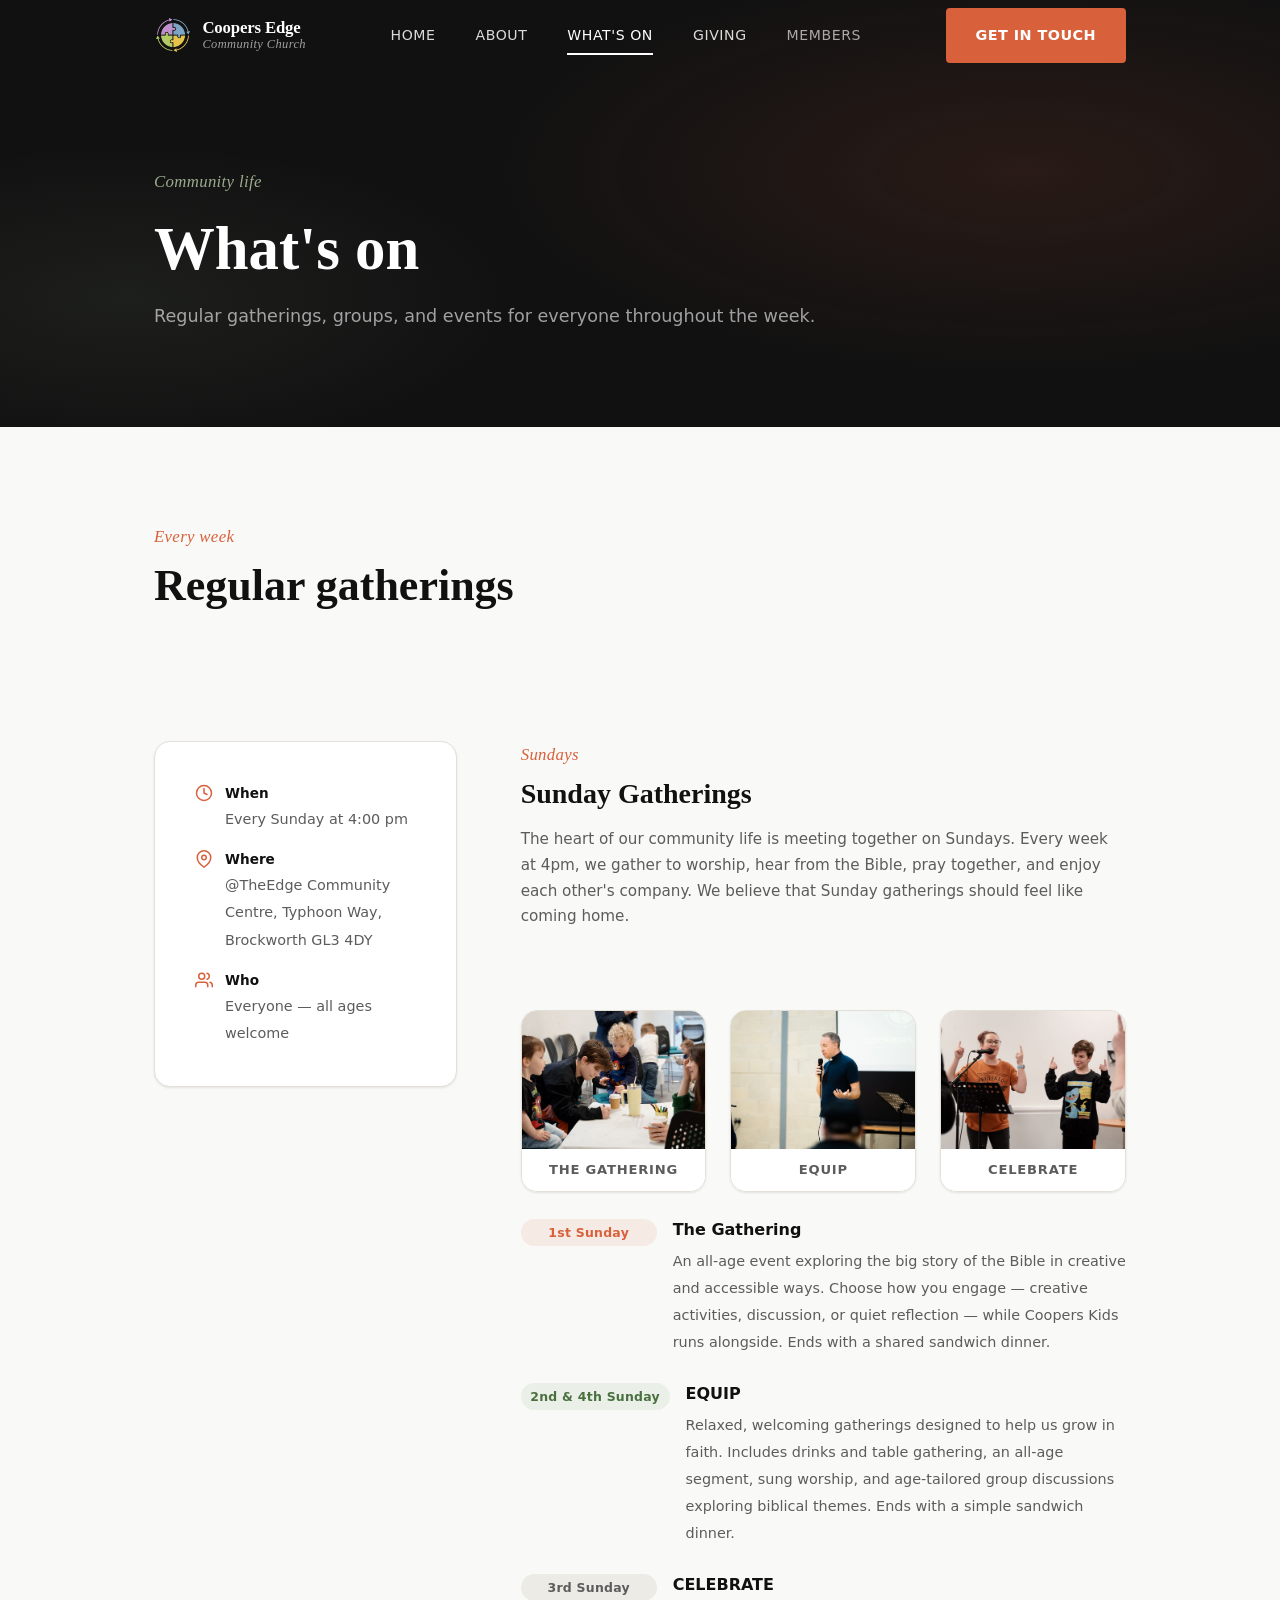
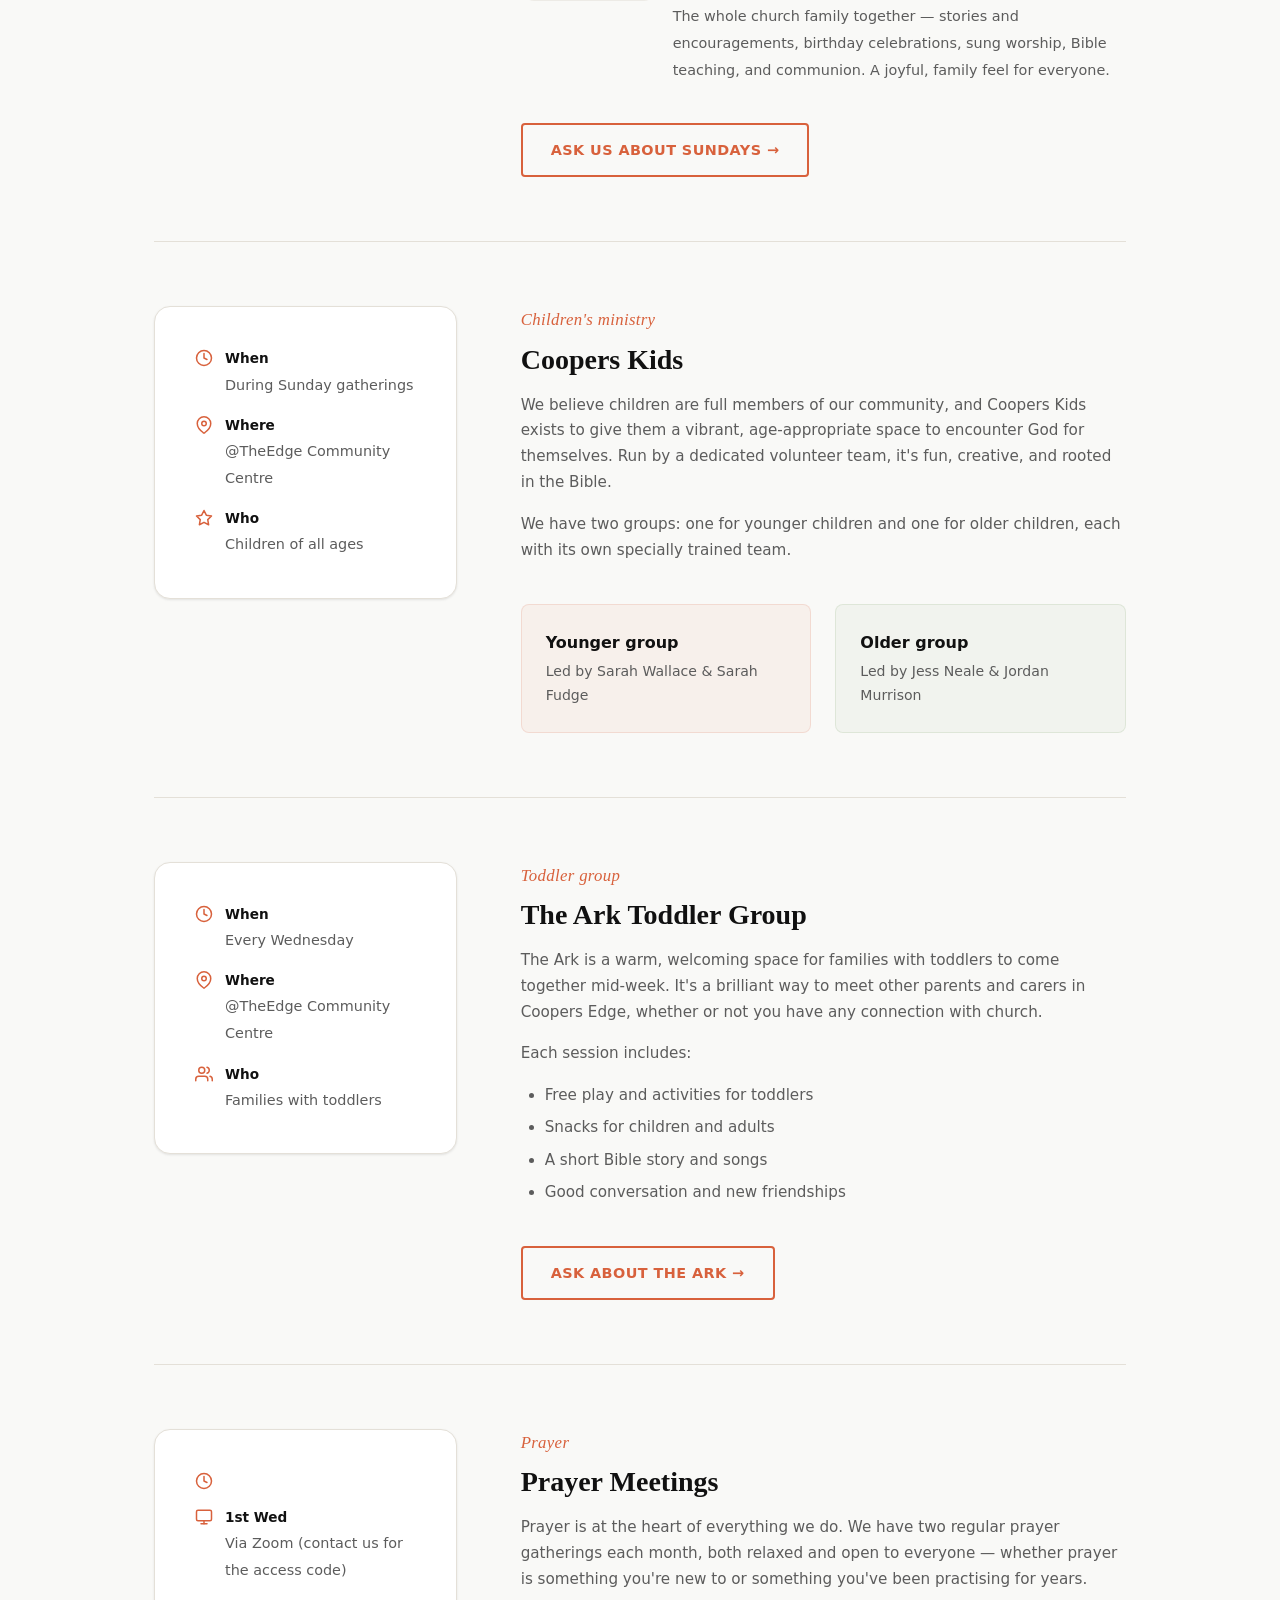
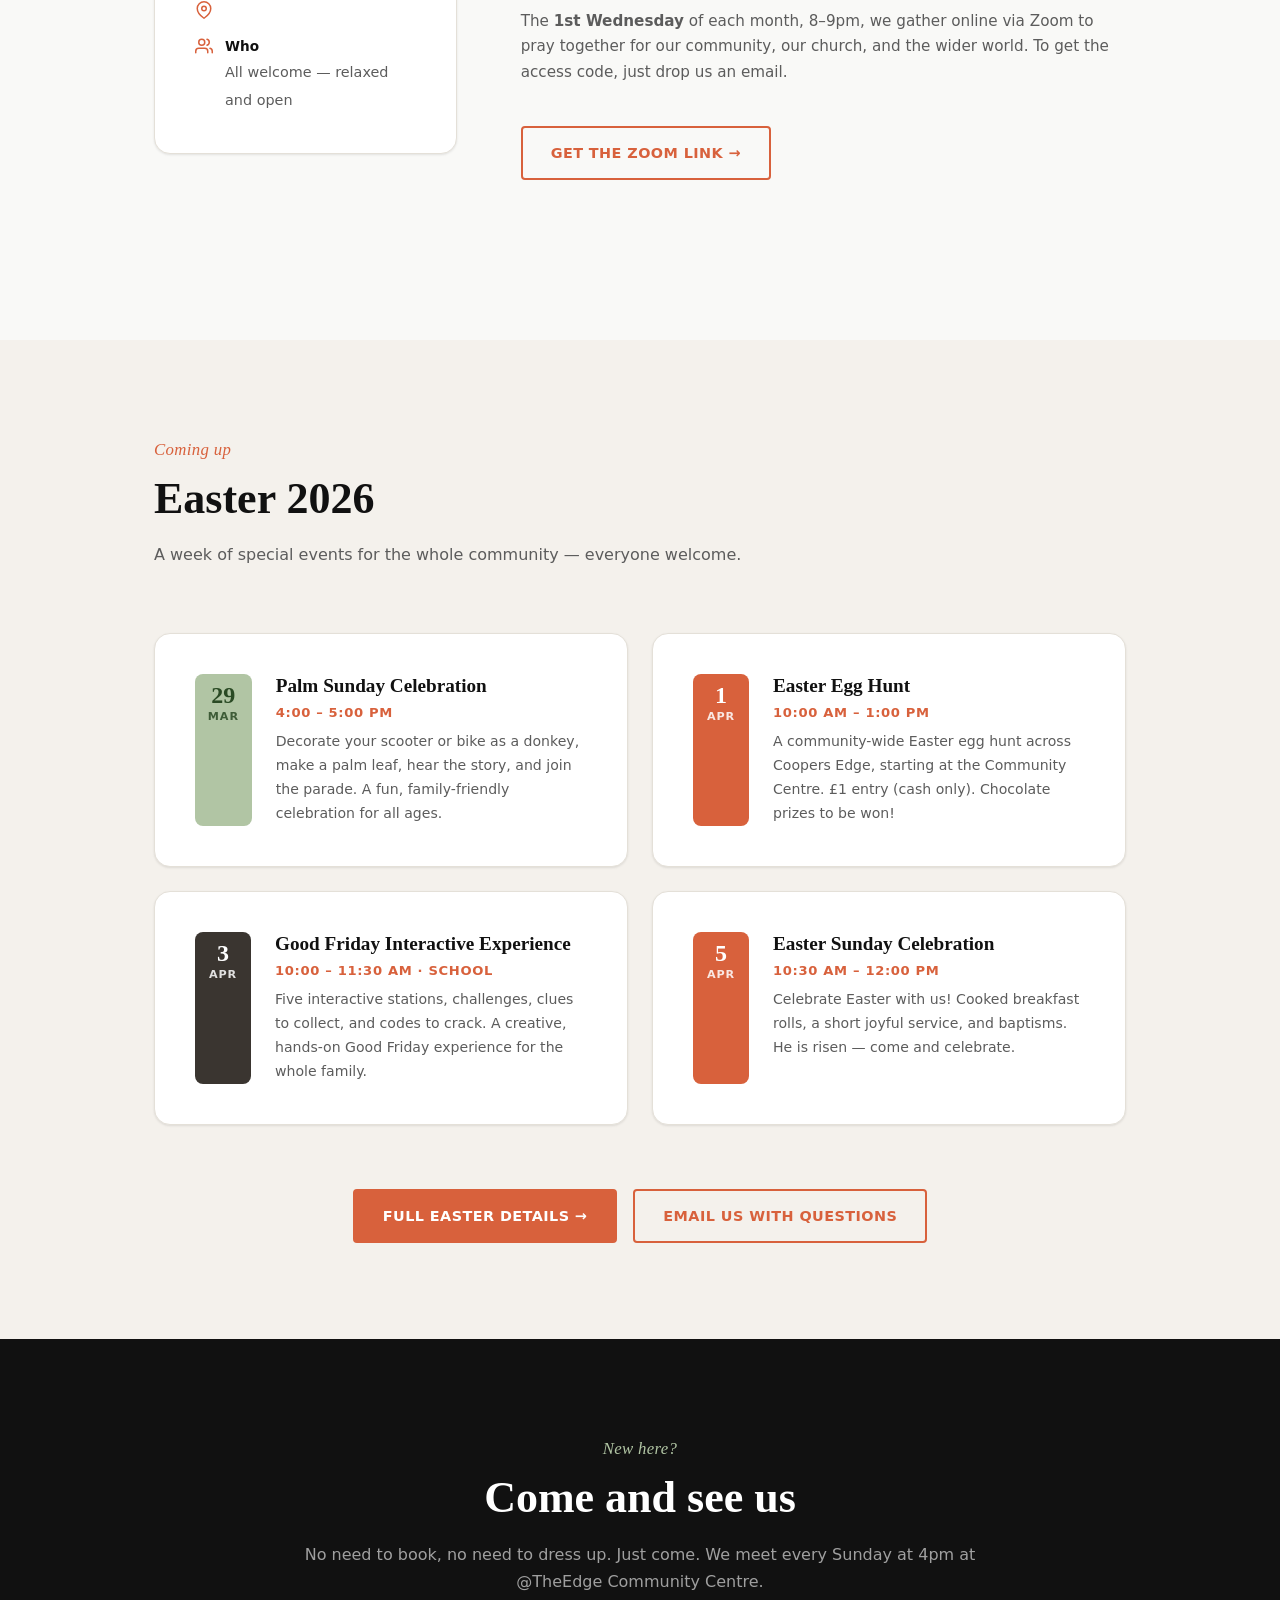
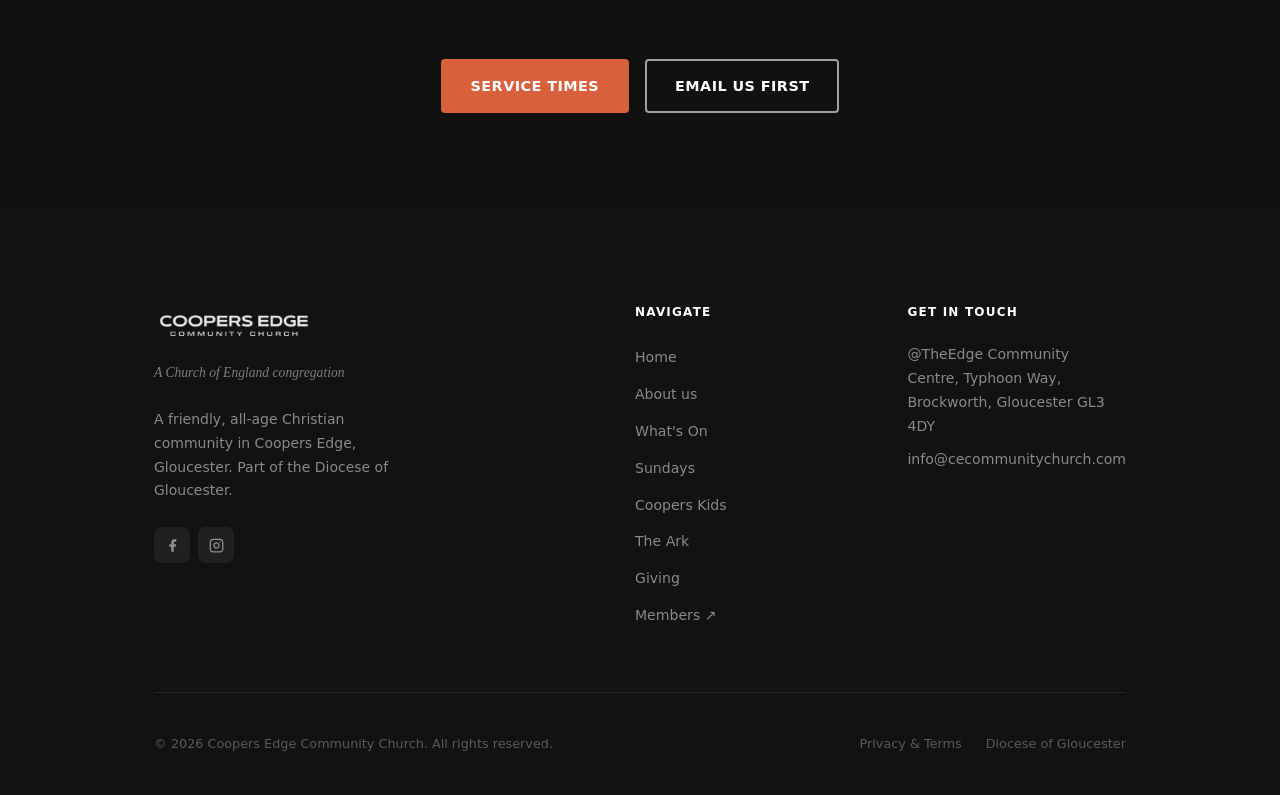
<file: whats-on.html>
<!DOCTYPE html>
<html lang="en">
<head>
  <meta charset="UTF-8">
  <meta name="viewport" content="width=device-width, initial-scale=1.0">
  <title>What's On — Coopers Edge Community Church</title>
  <meta name="description" content="Find out what's happening at Coopers Edge Community Church — Sunday services, Coopers Kids, The Ark Toddler Group, prayer meetings, and more.">
  <meta http-equiv="Content-Security-Policy" content="default-src 'none'; script-src 'self'; style-src 'self' 'unsafe-inline' https://fonts.googleapis.com; font-src https://fonts.gstatic.com; img-src 'self' data: https:; frame-src https://www.google.com; connect-src 'none'; base-uri 'self'; form-action 'none'; object-src 'none'">
  <meta name="referrer" content="strict-origin-when-cross-origin">
  <link rel="preconnect" href="https://fonts.googleapis.com">
  <link rel="preconnect" href="https://fonts.gstatic.com" crossorigin>
  <link href="https://fonts.googleapis.com/css2?family=Cardo:ital,wght@0,400;0,700;1,400&family=Inter:wght@300;400;500;600;700&display=swap" rel="stylesheet">
  <link rel="stylesheet" href="css/style.css">
</head>
<body>

  <a href="#main-content" class="skip-link">Skip to main content</a>

  <!-- ====================================================
       Navigation
  ===================================================== -->
  <header class="site-nav scrolled" role="banner">
    <div class="nav-inner">
      <a href="index.html" class="nav-logo" aria-label="Coopers Edge Community Church — home">
        <img src="images/emblem.webp" alt="" class="nav-logo-emblem" width="38" height="38" aria-hidden="true">
        <div class="nav-logo-text">
          <span class="nav-logo-name">Coopers Edge</span>
          <span class="nav-logo-sub">Community Church</span>
        </div>
      </a>

      <nav class="nav-links" aria-label="Primary navigation">
        <a href="index.html" class="nav-link">Home</a>
        <a href="about.html" class="nav-link">About</a>
        <a href="whats-on.html" class="nav-link">What's On</a>
        <a href="giving.html" class="nav-link">Giving</a>
        <a href="https://cecc.churchcloud.online/login" class="nav-link nav-link-external" target="_blank" rel="noopener noreferrer">Members</a>
      </nav>

      <a href="mailto:info@cecommunitychurch.com" class="btn btn-primary nav-cta">Get in touch</a>

      <button
        class="nav-toggle"
        id="nav-toggle"
        aria-expanded="false"
        aria-controls="nav-mobile"
        aria-label="Open navigation menu"
      >
        <span></span>
        <span></span>
        <span></span>
      </button>
    </div>
  </header>

  <!-- Mobile menu -->
  <div class="nav-mobile" id="nav-mobile" role="dialog" aria-label="Mobile navigation">
    <a href="index.html">Home</a>
    <a href="about.html">About</a>
    <a href="whats-on.html">What's On</a>
    <a href="giving.html">Giving</a>
    <a href="https://cecc.churchcloud.online/login" target="_blank" rel="noopener noreferrer">Members ↗</a>
    <a href="mailto:info@cecommunitychurch.com">Get in touch &rarr;</a>
  </div>

  <main id="main-content">

    <!-- ====================================================
         Page Hero
    ===================================================== -->
    <div class="page-hero">
      <div class="container">
        <div class="page-hero-content">
          <span class="eyebrow">Community life</span>
          <h1>What's on</h1>
          <p>Regular gatherings, groups, and events for everyone throughout the week.</p>
        </div>
      </div>
    </div>

    <!-- ====================================================
         Regular Activities
    ===================================================== -->
    <section class="section" aria-labelledby="activities-heading">
      <div class="container">

        <div class="section-header">
          <span class="eyebrow reveal">Every week</span>
          <h2 id="activities-heading" class="reveal reveal-delay-1">Regular gatherings</h2>
        </div>

        <!-- Sundays -->
        <div class="activity" id="sundays">
          <div class="activity-inner">
            <div class="activity-meta reveal">
              <div class="activity-meta-item">
                <div class="activity-meta-icon" aria-hidden="true">
                  <svg width="18" height="18" viewBox="0 0 24 24" fill="none" stroke="currentColor" stroke-width="2" stroke-linecap="round" stroke-linejoin="round"><circle cx="12" cy="12" r="10"/><polyline points="12 6 12 12 16 14"/></svg>
                </div>
                <div>
                  <span class="activity-meta-label">When</span>
                  <span class="activity-meta-text">Every Sunday at 4:00 pm</span>
                </div>
              </div>
              <div class="activity-meta-item">
                <div class="activity-meta-icon" aria-hidden="true">
                  <svg width="18" height="18" viewBox="0 0 24 24" fill="none" stroke="currentColor" stroke-width="2" stroke-linecap="round" stroke-linejoin="round"><path d="M21 10c0 7-9 13-9 13s-9-6-9-13a9 9 0 0 1 18 0z"/><circle cx="12" cy="10" r="3"/></svg>
                </div>
                <div>
                  <span class="activity-meta-label">Where</span>
                  <span class="activity-meta-text">@TheEdge Community Centre, Typhoon Way, Brockworth GL3 4DY</span>
                </div>
              </div>
              <div class="activity-meta-item">
                <div class="activity-meta-icon" aria-hidden="true">
                  <svg width="18" height="18" viewBox="0 0 24 24" fill="none" stroke="currentColor" stroke-width="2" stroke-linecap="round" stroke-linejoin="round"><path d="M17 21v-2a4 4 0 0 0-4-4H5a4 4 0 0 0-4 4v2"/><circle cx="9" cy="7" r="4"/><path d="M23 21v-2a4 4 0 0 0-3-3.87"/><path d="M16 3.13a4 4 0 0 1 0 7.75"/></svg>
                </div>
                <div>
                  <span class="activity-meta-label">Who</span>
                  <span class="activity-meta-text">Everyone — all ages welcome</span>
                </div>
              </div>
            </div>

            <div class="reveal reveal-delay-1">
              <span class="eyebrow">Sundays</span>
              <h3>Sunday Gatherings</h3>
              <p>
                The heart of our community life is meeting together on Sundays. Every week at 4pm,
                we gather to worship, hear from the Bible, pray together, and enjoy each other's company.
                We believe that Sunday gatherings should feel like coming home.
              </p>

              <div style="margin-top: var(--space-lg); display: flex; flex-direction: column; gap: var(--space-md);">

                <div class="service-photo-grid">
                  <div class="service-photo-card">
                    <img src="images/sunday-gathering.jpeg" alt="The Gathering — 1st Sunday service" loading="lazy">
                    <div class="service-photo-label">The Gathering</div>
                  </div>
                  <div class="service-photo-card">
                    <img src="images/sunday-equip.jpeg" alt="EQUIP — 2nd and 4th Sunday service" loading="lazy">
                    <div class="service-photo-label">EQUIP</div>
                  </div>
                  <div class="service-photo-card">
                    <img src="images/sunday-celebrate.jpeg" alt="CELEBRATE — 3rd Sunday service" loading="lazy">
                    <div class="service-photo-label">CELEBRATE</div>
                  </div>
                </div>

                <div class="service-format-item" style="align-items: flex-start; gap: var(--space-sm);">
                  <span class="service-format-badge" style="margin-top: 3px;">1st Sunday</span>
                  <div>
                    <strong style="display:block; margin-bottom:0.25rem;">The Gathering</strong>
                    <span style="font-size:0.9rem; color:var(--col-muted);">
                      An all-age event exploring the big story of the Bible in creative and accessible ways.
                      Choose how you engage — creative activities, discussion, or quiet reflection — while Coopers Kids runs alongside.
                      Ends with a shared sandwich dinner.
                    </span>
                  </div>
                </div>

                <div class="service-format-item" style="align-items: flex-start; gap: var(--space-sm);">
                  <span class="service-format-badge green" style="margin-top: 3px;">2nd &amp; 4th Sunday</span>
                  <div>
                    <strong style="display:block; margin-bottom:0.25rem;">EQUIP</strong>
                    <span style="font-size:0.9rem; color:var(--col-muted);">
                      Relaxed, welcoming gatherings designed to help us grow in faith. Includes drinks and table gathering,
                      an all-age segment, sung worship, and age-tailored group discussions exploring biblical themes.
                      Ends with a simple sandwich dinner.
                    </span>
                  </div>
                </div>

                <div class="service-format-item" style="align-items: flex-start; gap: var(--space-sm);">
                  <span class="service-format-badge" style="background:rgba(207,202,190,0.3); color:var(--col-muted); margin-top: 3px;">3rd Sunday</span>
                  <div>
                    <strong style="display:block; margin-bottom:0.25rem;">CELEBRATE</strong>
                    <span style="font-size:0.9rem; color:var(--col-muted);">
                      The whole church family together — stories and encouragements, birthday celebrations, sung worship,
                      Bible teaching, and communion. A joyful, family feel for everyone.
                    </span>
                  </div>
                </div>

              </div>

              <div class="mt-lg">
                <a href="mailto:info@cecommunitychurch.com" class="btn btn-secondary">Ask us about Sundays &rarr;</a>
              </div>
            </div>
          </div>
        </div>

        <!-- Coopers Kids -->
        <div class="activity" id="coopers-kids">
          <div class="activity-inner">
            <div class="activity-meta reveal">
              <div class="activity-meta-item">
                <div class="activity-meta-icon" aria-hidden="true">
                  <svg width="18" height="18" viewBox="0 0 24 24" fill="none" stroke="currentColor" stroke-width="2" stroke-linecap="round" stroke-linejoin="round"><circle cx="12" cy="12" r="10"/><polyline points="12 6 12 12 16 14"/></svg>
                </div>
                <div>
                  <span class="activity-meta-label">When</span>
                  <span class="activity-meta-text">During Sunday gatherings</span>
                </div>
              </div>
              <div class="activity-meta-item">
                <div class="activity-meta-icon" aria-hidden="true">
                  <svg width="18" height="18" viewBox="0 0 24 24" fill="none" stroke="currentColor" stroke-width="2" stroke-linecap="round" stroke-linejoin="round"><path d="M21 10c0 7-9 13-9 13s-9-6-9-13a9 9 0 0 1 18 0z"/><circle cx="12" cy="10" r="3"/></svg>
                </div>
                <div>
                  <span class="activity-meta-label">Where</span>
                  <span class="activity-meta-text">@TheEdge Community Centre</span>
                </div>
              </div>
              <div class="activity-meta-item">
                <div class="activity-meta-icon" aria-hidden="true">
                  <svg width="18" height="18" viewBox="0 0 24 24" fill="none" stroke="currentColor" stroke-width="2" stroke-linecap="round" stroke-linejoin="round"><path d="M12 2l3.09 6.26L22 9.27l-5 4.87 1.18 6.88L12 17.77l-6.18 3.25L7 14.14 2 9.27l6.91-1.01L12 2z"/></svg>
                </div>
                <div>
                  <span class="activity-meta-label">Who</span>
                  <span class="activity-meta-text">Children of all ages</span>
                </div>
              </div>
            </div>

            <div class="reveal reveal-delay-1">
              <span class="eyebrow">Children's ministry</span>
              <h3>Coopers Kids</h3>
              <p>
                We believe children are full members of our community, and Coopers Kids exists to give them
                a vibrant, age-appropriate space to encounter God for themselves. Run by a dedicated volunteer team,
                it's fun, creative, and rooted in the Bible.
              </p>
              <p>
                We have two groups: one for younger children and one for older children, each with its own
                specially trained team.
              </p>

              <div style="margin-top: var(--space-lg); display: grid; grid-template-columns: 1fr 1fr; gap: var(--space-md);">
                <div style="padding: var(--space-md); background: rgba(216,97,60,0.06); border-radius: var(--radius); border: 1px solid rgba(216,97,60,0.15);">
                  <div style="font-weight:600; margin-bottom:0.25rem;">Younger group</div>
                  <div style="font-size:0.88rem; color:var(--col-muted);">Led by Sarah Wallace &amp; Sarah Fudge</div>
                </div>
                <div style="padding: var(--space-md); background: rgba(177,197,164,0.1); border-radius: var(--radius); border: 1px solid rgba(177,197,164,0.3);">
                  <div style="font-weight:600; margin-bottom:0.25rem;">Older group</div>
                  <div style="font-size:0.88rem; color:var(--col-muted);">Led by Jess Neale &amp; Jordan Murrison</div>
                </div>
              </div>
            </div>
          </div>
        </div>

        <!-- The Ark -->
        <div class="activity" id="the-ark">
          <div class="activity-inner">
            <div class="activity-meta reveal">
              <div class="activity-meta-item">
                <div class="activity-meta-icon" aria-hidden="true">
                  <svg width="18" height="18" viewBox="0 0 24 24" fill="none" stroke="currentColor" stroke-width="2" stroke-linecap="round" stroke-linejoin="round"><circle cx="12" cy="12" r="10"/><polyline points="12 6 12 12 16 14"/></svg>
                </div>
                <div>
                  <span class="activity-meta-label">When</span>
                  <span class="activity-meta-text">Every Wednesday</span>
                </div>
              </div>
              <div class="activity-meta-item">
                <div class="activity-meta-icon" aria-hidden="true">
                  <svg width="18" height="18" viewBox="0 0 24 24" fill="none" stroke="currentColor" stroke-width="2" stroke-linecap="round" stroke-linejoin="round"><path d="M21 10c0 7-9 13-9 13s-9-6-9-13a9 9 0 0 1 18 0z"/><circle cx="12" cy="10" r="3"/></svg>
                </div>
                <div>
                  <span class="activity-meta-label">Where</span>
                  <span class="activity-meta-text">@TheEdge Community Centre</span>
                </div>
              </div>
              <div class="activity-meta-item">
                <div class="activity-meta-icon" aria-hidden="true">
                  <svg width="18" height="18" viewBox="0 0 24 24" fill="none" stroke="currentColor" stroke-width="2" stroke-linecap="round" stroke-linejoin="round"><path d="M17 21v-2a4 4 0 0 0-4-4H5a4 4 0 0 0-4 4v2"/><circle cx="9" cy="7" r="4"/><path d="M23 21v-2a4 4 0 0 0-3-3.87"/><path d="M16 3.13a4 4 0 0 1 0 7.75"/></svg>
                </div>
                <div>
                  <span class="activity-meta-label">Who</span>
                  <span class="activity-meta-text">Families with toddlers</span>
                </div>
              </div>
            </div>

            <div class="reveal reveal-delay-1">
              <span class="eyebrow">Toddler group</span>
              <h3>The Ark Toddler Group</h3>
              <p>
                The Ark is a warm, welcoming space for families with toddlers to come together mid-week.
                It's a brilliant way to meet other parents and carers in Coopers Edge, whether or not you
                have any connection with church.
              </p>
              <p>Each session includes:</p>
              <ul style="margin-top: var(--space-sm); margin-left: var(--space-md); display: flex; flex-direction: column; gap: 0.4rem; list-style: disc;">
                <li style="color: var(--col-muted); font-size: 0.95rem;">Free play and activities for toddlers</li>
                <li style="color: var(--col-muted); font-size: 0.95rem;">Snacks for children and adults</li>
                <li style="color: var(--col-muted); font-size: 0.95rem;">A short Bible story and songs</li>
                <li style="color: var(--col-muted); font-size: 0.95rem;">Good conversation and new friendships</li>
              </ul>
              <div class="mt-lg">
                <a href="mailto:info@cecommunitychurch.com" class="btn btn-secondary">Ask about The Ark &rarr;</a>
              </div>
            </div>
          </div>
        </div>

        <!-- Prayer Meetings -->
        <div class="activity" id="prayer">
          <div class="activity-inner">
            <div class="activity-meta reveal">
              <div class="activity-meta-item">
                <div class="activity-meta-icon" aria-hidden="true">
                  <svg width="18" height="18" viewBox="0 0 24 24" fill="none" stroke="currentColor" stroke-width="2" stroke-linecap="round" stroke-linejoin="round"><circle cx="12" cy="12" r="10"/><polyline points="12 6 12 12 16 14"/></svg>
                </div>
              </div>
              <div class="activity-meta-item">
                <div class="activity-meta-icon" aria-hidden="true">
                  <svg width="18" height="18" viewBox="0 0 24 24" fill="none" stroke="currentColor" stroke-width="2" stroke-linecap="round" stroke-linejoin="round"><rect x="2" y="3" width="20" height="14" rx="2" ry="2"/><line x1="8" y1="21" x2="16" y2="21"/><line x1="12" y1="17" x2="12" y2="21"/></svg>
                </div>
                <div>
                  <span class="activity-meta-label">1st Wed</span>
                  <span class="activity-meta-text">Via Zoom (contact us for the access code)</span>
                </div>
              </div>
              <div class="activity-meta-item">
                <div class="activity-meta-icon" aria-hidden="true">
                  <svg width="18" height="18" viewBox="0 0 24 24" fill="none" stroke="currentColor" stroke-width="2" stroke-linecap="round" stroke-linejoin="round"><path d="M21 10c0 7-9 13-9 13s-9-6-9-13a9 9 0 0 1 18 0z"/><circle cx="12" cy="10" r="3"/></svg>
                </div>
              </div>
              <div class="activity-meta-item">
                <div class="activity-meta-icon" aria-hidden="true">
                  <svg width="18" height="18" viewBox="0 0 24 24" fill="none" stroke="currentColor" stroke-width="2" stroke-linecap="round" stroke-linejoin="round"><path d="M17 21v-2a4 4 0 0 0-4-4H5a4 4 0 0 0-4 4v2"/><circle cx="9" cy="7" r="4"/><path d="M23 21v-2a4 4 0 0 0-3-3.87"/><path d="M16 3.13a4 4 0 0 1 0 7.75"/></svg>
                </div>
                <div>
                  <span class="activity-meta-label">Who</span>
                  <span class="activity-meta-text">All welcome — relaxed and open</span>
                </div>
              </div>
            </div>

            <div class="reveal reveal-delay-1">
              <span class="eyebrow">Prayer</span>
              <h3>Prayer Meetings</h3>
              <p>
                Prayer is at the heart of everything we do. We have two regular prayer gatherings each month,
                both relaxed and open to everyone — whether prayer is something you're new to or something
                you've been practising for years.
              </p>
              <p>
                The <strong>1st Wednesday</strong> of each month, 8–9pm, we gather online via Zoom to pray together
                for our community, our church, and the wider world. To get the access code, just drop us an email.
              </p>
              <div class="mt-lg">
                <a href="mailto:info@cecommunitychurch.com" class="btn btn-secondary">Get the Zoom link &rarr;</a>
              </div>
            </div>
          </div>
        </div>
          </div>
        </div>

      </div>
    </section>

    <!-- ====================================================
         Easter 2026 Events
    ===================================================== -->
    <section class="section" style="background: #f4f1ec;" aria-labelledby="easter-heading">
      <div class="container">
        <div class="section-header">
          <span class="eyebrow reveal">Coming up</span>
          <h2 id="easter-heading" class="reveal reveal-delay-1">Easter 2026</h2>
          <p class="reveal reveal-delay-2">A week of special events for the whole community — everyone welcome.</p>
        </div>

        <div class="easter-grid">

          <div class="easter-card reveal">
            <div class="easter-date-block" style="background: var(--col-sage); color: #2a4a24;">
              <div class="easter-date-day">29</div>
              <div class="easter-date-month">Mar</div>
            </div>
            <div class="easter-card-content">
              <h4>Palm Sunday Celebration</h4>
              <div class="easter-time">4:00 – 5:00 pm</div>
              <p>Decorate your scooter or bike as a donkey, make a palm leaf, hear the story, and join the parade. A fun, family-friendly celebration for all ages.</p>
            </div>
          </div>

          <div class="easter-card reveal reveal-delay-1">
            <div class="easter-date-block">
              <div class="easter-date-day">1</div>
              <div class="easter-date-month">Apr</div>
            </div>
            <div class="easter-card-content">
              <h4>Easter Egg Hunt</h4>
              <div class="easter-time">10:00 am – 1:00 pm</div>
              <p>A community-wide Easter egg hunt across Coopers Edge, starting at the Community Centre. £1 entry (cash only). Chocolate prizes to be won!</p>
            </div>
          </div>

          <div class="easter-card reveal reveal-delay-2">
            <div class="easter-date-block" style="background: #3a3530;">
              <div class="easter-date-day">3</div>
              <div class="easter-date-month">Apr</div>
            </div>
            <div class="easter-card-content">
              <h4>Good Friday Interactive Experience</h4>
              <div class="easter-time">10:00 – 11:30 am · School</div>
              <p>Five interactive stations, challenges, clues to collect, and codes to crack. A creative, hands-on Good Friday experience for the whole family.</p>
            </div>
          </div>

          <div class="easter-card reveal reveal-delay-3">
            <div class="easter-date-block" style="background: var(--col-rust);">
              <div class="easter-date-day">5</div>
              <div class="easter-date-month">Apr</div>
            </div>
            <div class="easter-card-content">
              <h4>Easter Sunday Celebration</h4>
              <div class="easter-time">10:30 am – 12:00 pm</div>
              <p>Celebrate Easter with us! Cooked breakfast rolls, a short joyful service, and baptisms. He is risen — come and celebrate.</p>
            </div>
          </div>

        </div>

        <div class="mt-xl reveal" style="text-align: center; display: flex; gap: 1rem; justify-content: center; flex-wrap: wrap;">
          <a href="easter.html" class="btn btn-primary">Full Easter details &rarr;</a>
          <a href="mailto:info@cecommunitychurch.com" class="btn btn-secondary">Email us with questions</a>
        </div>
      </div>
    </section>

    <!-- ====================================================
         CTA Strip
    ===================================================== -->
    <section style="background: var(--col-text); padding-block: var(--space-2xl);" aria-labelledby="visit-cta">
      <div class="container" style="text-align: center;">
        <span class="eyebrow reveal" style="color: var(--col-sage);">New here?</span>
        <h2 id="visit-cta" class="reveal reveal-delay-1" style="color: var(--col-white); margin-bottom: var(--space-sm);">Come and see us</h2>
        <p class="reveal reveal-delay-2" style="color: rgba(255,255,255,0.6); font-weight:300; margin-inline:auto; margin-bottom: var(--space-xl);">
          No need to book, no need to dress up. Just come. We meet every Sunday at 4pm at @TheEdge Community Centre.
        </p>
        <div class="reveal reveal-delay-3" style="display:flex; gap:1rem; justify-content:center; flex-wrap:wrap;">
          <a href="index.html#services" class="btn btn-primary">Service times</a>
          <a href="mailto:info@cecommunitychurch.com" class="btn btn-outline-light">Email us first</a>
        </div>
      </div>
    </section>

  </main>

  <!-- ====================================================
       Footer
  ===================================================== -->
  <footer class="site-footer" role="contentinfo">
    <div class="container">
      <div class="footer-grid">
        <div>
          <img src="images/logo-wide.png" alt="Coopers Edge Community Church" class="footer-logo-img" width="192" height="48">
          <div class="footer-brand-sub">A Church of England congregation</div>
          <p class="footer-brand-desc">
            A friendly, all-age Christian community in Coopers Edge, Gloucester.
            Part of the Diocese of Gloucester.
          </p>
          <div class="footer-social mt-md">
            <a href="https://www.facebook.com/people/Coopers-Edge-Community-Church/61555806122654/" target="_blank" rel="noopener noreferrer" class="footer-social-btn" aria-label="Facebook">
              <svg width="15" height="15" viewBox="0 0 24 24" fill="currentColor"><path d="M18 2h-3a5 5 0 0 0-5 5v3H7v4h3v8h4v-8h3l1-4h-4V7a1 1 0 0 1 1-1h3z"/></svg>
            </a>
            <a href="https://www.instagram.com/coopers_edge_community_church/" target="_blank" rel="noopener noreferrer" class="footer-social-btn" aria-label="Instagram">
              <svg width="15" height="15" viewBox="0 0 24 24" fill="none" stroke="currentColor" stroke-width="2" stroke-linecap="round" stroke-linejoin="round"><rect x="2" y="2" width="20" height="20" rx="5" ry="5"/><path d="M16 11.37A4 4 0 1 1 12.63 8 4 4 0 0 1 16 11.37z"/><line x1="17.5" y1="6.5" x2="17.51" y2="6.5"/></svg>
            </a>
          </div>
        </div>

        <div class="footer-col">
          <h5>Navigate</h5>
          <ul>
            <li><a href="index.html">Home</a></li>
            <li><a href="about.html">About us</a></li>
            <li><a href="whats-on.html">What's On</a></li>
            <li><a href="whats-on.html#sundays">Sundays</a></li>
            <li><a href="whats-on.html#coopers-kids">Coopers Kids</a></li>
            <li><a href="whats-on.html#the-ark">The Ark</a></li>
            <li><a href="giving.html">Giving</a></li>
            <li><a href="https://cecc.churchcloud.online/login" target="_blank" rel="noopener noreferrer">Members ↗</a></li>
          </ul>
        </div>

        <div class="footer-col">
          <h5>Get in touch</h5>
          <p>@TheEdge Community Centre, Typhoon Way, Brockworth, Gloucester GL3 4DY</p>
          <a href="mailto:info@cecommunitychurch.com">info@cecommunitychurch.com</a>
        </div>
      </div>

      <div class="footer-bottom">
        <p>&copy; <span id="footer-year"></span> Coopers Edge Community Church. All rights reserved.</p>
        <div style="display:flex; gap: 1.5rem;">
          <a href="privacy.html">Privacy &amp; Terms</a>
          <a href="https://www.gloucester.anglican.org/" target="_blank" rel="noopener noreferrer">Diocese of Gloucester</a>
        </div>
      </div>
    </div>
  </footer>

  <script src="js/main.js"></script>
</body>
</html>
</file>
<file: css/style.css>
/* ============================================================
   COOPERS EDGE COMMUNITY CHURCH — STYLESHEET
   Design system: warm editorial, organic serif meets clean sans
   ============================================================ */

/* ---- Design Tokens --------------------------------------- */
:root {
  /* Brand palette */
  --col-bg:        #f9f9f7;
  --col-text:      #111111;
  --col-taupe:     #cfcabe;
  --col-tan:       #c2a990;
  --col-rust:      #d8613c;
  --col-rust-dark: #b84e2c;
  --col-sage:      #b1c5a4;
  --col-gray:      #b5bdbc;
  --col-white:     #ffffff;
  --col-card:      #ffffff;
  --col-muted:     #5c5c5c;
  --col-line:      #e4e0d8;

  /* Typography */
  --font-serif: 'Cardo', Georgia, serif;
  --font-sans:  'Inter', system-ui, sans-serif;

  /* Spacing scale */
  --space-xs:  0.5rem;
  --space-sm:  1rem;
  --space-md:  1.5rem;
  --space-lg:  2.5rem;
  --space-xl:  4rem;
  --space-2xl: 6rem;
  --space-3xl: 8rem;

  /* Layout */
  --max-w:   1100px;
  --nav-h:   72px;
  --radius:  8px;
  --radius-lg: 16px;

  /* Shadows */
  --shadow-sm: 0 1px 3px rgba(0,0,0,0.06), 0 1px 2px rgba(0,0,0,0.04);
  --shadow-md: 0 4px 16px rgba(0,0,0,0.08), 0 1px 4px rgba(0,0,0,0.04);
  --shadow-lg: 0 8px 32px rgba(0,0,0,0.10), 0 2px 8px rgba(0,0,0,0.05);

  /* Transitions */
  --ease: cubic-bezier(0.25, 0.46, 0.45, 0.94);
  --ease-out: cubic-bezier(0.0, 0.0, 0.2, 1);
  --dur-fast: 150ms;
  --dur-med:  300ms;
  --dur-slow: 500ms;
}

/* ---- Reset & Base --------------------------------------- */
*, *::before, *::after {
  box-sizing: border-box;
  margin: 0;
  padding: 0;
}

html {
  scroll-behavior: smooth;
  font-size: 16px;
  -webkit-text-size-adjust: 100%;
}

body {
  font-family: var(--font-sans);
  font-weight: 400;
  font-size: 1rem;
  line-height: 1.7;
  color: var(--col-text);
  background-color: var(--col-bg);
  overflow-x: hidden;
}

img, svg {
  display: block;
  max-width: 100%;
}

a {
  color: inherit;
  text-decoration: none;
}

ul, ol {
  list-style: none;
}

button {
  cursor: pointer;
  border: none;
  background: none;
  font-family: inherit;
}

/* ---- Skip Link --------------------------------------- */
.skip-link {
  position: absolute;
  top: -100%;
  left: var(--space-sm);
  background: var(--col-rust);
  color: var(--col-white);
  padding: var(--space-xs) var(--space-sm);
  border-radius: var(--radius);
  font-size: 0.875rem;
  font-weight: 600;
  z-index: 9999;
  transition: top var(--dur-fast);
}

.skip-link:focus {
  top: var(--space-sm);
}

/* ---- Typography ---------------------------------------- */
h1, h2, h3, h4, h5 {
  font-family: var(--font-serif);
  font-weight: 700;
  line-height: 1.2;
  color: var(--col-text);
}

h1 { font-size: clamp(2.2rem, 5vw, 3.8rem); }
h2 { font-size: clamp(1.75rem, 3.5vw, 2.75rem); }
h3 { font-size: clamp(1.25rem, 2.5vw, 1.75rem); }
h4 { font-size: 1.2rem; }

.eyebrow {
  font-family: var(--font-serif);
  font-style: italic;
  font-size: 1.05rem;
  color: var(--col-rust);
  letter-spacing: 0.02em;
  display: block;
  margin-bottom: 0.5rem;
}

.lead {
  font-size: clamp(1.05rem, 2vw, 1.2rem);
  font-weight: 300;
  color: var(--col-muted);
  max-width: 60ch;
  line-height: 1.75;
}

p {
  max-width: 70ch;
}

strong {
  font-weight: 600;
}

/* ---- Layout Utilities ---------------------------------- */
.container {
  width: 100%;
  max-width: var(--max-w);
  margin-inline: auto;
  padding-inline: var(--space-md);
}

@media (min-width: 768px) {
  .container {
    padding-inline: var(--space-xl);
  }
}

.section {
  padding-block: var(--space-xl);
}

@media (min-width: 768px) {
  .section {
    padding-block: var(--space-2xl);
  }
}

.section-header {
  margin-bottom: var(--space-xl);
}

.section-header p {
  margin-top: var(--space-sm);
  color: var(--col-muted);
}

/* ---- Decorative Rule ----------------------------------- */
.rule {
  width: 48px;
  height: 2px;
  background: var(--col-rust);
  margin-block: var(--space-sm);
}

/* ---- Buttons ------------------------------------------- */
.btn {
  display: inline-flex;
  align-items: center;
  gap: 0.5rem;
  padding: 0.8rem 1.75rem;
  border-radius: 4px;
  font-family: var(--font-sans);
  font-size: 0.9rem;
  font-weight: 600;
  letter-spacing: 0.03em;
  text-transform: uppercase;
  transition: all var(--dur-med) var(--ease);
  cursor: pointer;
  text-decoration: none;
}

.btn-primary {
  background: var(--col-rust);
  color: var(--col-white);
  border: 2px solid var(--col-rust);
}

.btn-primary:hover,
.btn-primary:focus-visible {
  background: var(--col-rust-dark);
  border-color: var(--col-rust-dark);
  transform: translateY(-1px);
  box-shadow: var(--shadow-md);
}

.btn-secondary {
  background: transparent;
  color: var(--col-rust);
  border: 2px solid var(--col-rust);
}

.btn-secondary:hover,
.btn-secondary:focus-visible {
  background: var(--col-rust);
  color: var(--col-white);
  transform: translateY(-1px);
  box-shadow: var(--shadow-md);
}

.btn-outline-light {
  background: transparent;
  color: var(--col-white);
  border: 2px solid rgba(255,255,255,0.6);
}

.btn-outline-light:hover,
.btn-outline-light:focus-visible {
  background: rgba(255,255,255,0.15);
  border-color: var(--col-white);
}

/* ---- Cards --------------------------------------------- */
.card {
  background: var(--col-card);
  border: 1px solid var(--col-line);
  border-radius: var(--radius-lg);
  padding: var(--space-lg);
  box-shadow: var(--shadow-sm);
  transition: box-shadow var(--dur-med) var(--ease),
              transform var(--dur-med) var(--ease);
}

.card:hover {
  box-shadow: var(--shadow-md);
  transform: translateY(-2px);
}

/* ---- Navigation ---------------------------------------- */
.site-nav {
  position: fixed;
  top: 0;
  left: 0;
  right: 0;
  z-index: 100;
  height: var(--nav-h);
  display: flex;
  align-items: center;
  transition: background var(--dur-med) var(--ease),
              border-color var(--dur-med) var(--ease),
              box-shadow var(--dur-med) var(--ease);
  border-bottom: 1px solid transparent;
}

.site-nav.scrolled {
  background: rgba(249, 249, 247, 0.96);
  border-bottom-color: var(--col-line);
  box-shadow: var(--shadow-sm);
  backdrop-filter: blur(12px);
  -webkit-backdrop-filter: blur(12px);
}

.nav-inner {
  width: 100%;
  max-width: var(--max-w);
  margin-inline: auto;
  padding-inline: var(--space-md);
  display: flex;
  align-items: center;
  justify-content: space-between;
  gap: var(--space-lg);
}

@media (min-width: 768px) {
  .nav-inner {
    padding-inline: var(--space-xl);
  }
}

/* Logo */
.nav-logo {
  display: flex;
  flex-direction: row;
  align-items: center;
  gap: 0.65rem;
  line-height: 1.1;
  text-decoration: none;
}

.nav-logo-emblem {
  width: 38px;
  height: 38px;
  flex-shrink: 0;
  border-radius: 50%;
  object-fit: contain;
}

.nav-logo-text {
  display: flex;
  flex-direction: column;
}

.nav-logo-name {
  font-family: var(--font-serif);
  font-weight: 700;
  font-size: 1.05rem;
  color: var(--col-text);
  letter-spacing: -0.01em;
  transition: color var(--dur-med) var(--ease);
}

.nav-logo-sub {
  font-family: var(--font-serif);
  font-style: italic;
  font-size: 0.78rem;
  color: var(--col-muted);
  letter-spacing: 0.03em;
  transition: color var(--dur-med) var(--ease);
}

/* Desktop links */
.nav-links {
  display: none;
  align-items: center;
  gap: var(--space-sm);
}

@media (min-width: 768px) {
  .nav-links {
    display: flex;
  }
}

.nav-link {
  font-size: 0.88rem;
  font-weight: 500;
  letter-spacing: 0.04em;
  text-transform: uppercase;
  color: var(--col-text);
  padding: 0.35rem 0.75rem;
  border-radius: 4px;
  transition: color var(--dur-fast), background var(--dur-fast);
  position: relative;
}

.nav-link::after {
  content: '';
  position: absolute;
  bottom: -2px;
  left: 0.75rem;
  right: 0.75rem;
  height: 2px;
  background: var(--col-rust);
  transform: scaleX(0);
  transition: transform var(--dur-med) var(--ease);
  transform-origin: left;
}

.nav-link:hover,
.nav-link.active {
  color: var(--col-rust);
}

.nav-link:hover::after,
.nav-link.active::after {
  transform: scaleX(1);
}

/* ---- External nav link (Members) ---------------------- */
.nav-link-external {
  opacity: 0.75;
}

.nav-link-external:hover {
  opacity: 1;
}

/* ---- Nav: unscrolled state (white text on dark hero) --- */
.site-nav:not(.scrolled) .nav-logo-name {
  color: var(--col-white);
}

.site-nav:not(.scrolled) .nav-logo-sub {
  color: rgba(255, 255, 255, 0.6);
}

.site-nav:not(.scrolled) .nav-link {
  color: rgba(255, 255, 255, 0.85);
}

.site-nav:not(.scrolled) .nav-link:hover,
.site-nav:not(.scrolled) .nav-link.active {
  color: var(--col-white);
}

.site-nav:not(.scrolled) .nav-link::after {
  background: var(--col-white);
}

.site-nav:not(.scrolled) .nav-toggle span {
  background: var(--col-white);
}

.nav-cta {
  display: none;
}

@media (min-width: 900px) {
  .nav-cta {
    display: inline-flex;
  }
}

/* Hamburger */
.nav-toggle {
  display: flex;
  flex-direction: column;
  justify-content: center;
  align-items: center;
  width: 44px;
  height: 44px;
  gap: 5px;
  padding: 0;
  border-radius: var(--radius);
  transition: background var(--dur-fast);
}

.nav-toggle:hover {
  background: rgba(0,0,0,0.05);
}

@media (min-width: 768px) {
  .nav-toggle {
    display: none;
  }
}

.nav-toggle span {
  display: block;
  width: 22px;
  height: 2px;
  background: var(--col-text);
  border-radius: 2px;
  transition: transform var(--dur-med) var(--ease),
              opacity var(--dur-fast),
              background var(--dur-med) var(--ease);
}

.nav-toggle[aria-expanded="true"] span:nth-child(1) {
  transform: translateY(7px) rotate(45deg);
}

.nav-toggle[aria-expanded="true"] span:nth-child(2) {
  opacity: 0;
}

.nav-toggle[aria-expanded="true"] span:nth-child(3) {
  transform: translateY(-7px) rotate(-45deg);
}

/* Mobile menu */
.nav-mobile {
  display: none;
  position: fixed;
  top: var(--nav-h);
  left: 0;
  right: 0;
  background: var(--col-bg);
  border-bottom: 1px solid var(--col-line);
  box-shadow: var(--shadow-md);
  z-index: 99;
  padding: var(--space-md) var(--space-md) var(--space-lg);
  animation: slideDown var(--dur-med) var(--ease) both;
}

.nav-mobile.open {
  display: block;
}

@keyframes slideDown {
  from { opacity: 0; transform: translateY(-8px); }
  to   { opacity: 1; transform: translateY(0); }
}

.nav-mobile a {
  display: block;
  padding: 0.85rem 0;
  font-size: 1.1rem;
  font-family: var(--font-serif);
  font-weight: 700;
  color: var(--col-text);
  border-bottom: 1px solid var(--col-line);
  transition: color var(--dur-fast);
}

.nav-mobile a:last-child {
  border-bottom: none;
  margin-top: var(--space-sm);
  color: var(--col-rust);
}

.nav-mobile a:hover {
  color: var(--col-rust);
}

/* ---- Hero ---------------------------------------------- */
.hero {
  position: relative;
  min-height: 100svh;
  display: flex;
  align-items: center;
  justify-content: center;
  overflow: hidden;
  background: var(--col-text);
  padding-block: calc(var(--nav-h) + var(--space-xl)) var(--space-3xl);
}

.hero-bg {
  position: absolute;
  inset: 0;
  background:
    radial-gradient(ellipse 80% 60% at 30% 50%, rgba(216, 97, 60, 0.18) 0%, transparent 70%),
    radial-gradient(ellipse 60% 80% at 70% 30%, rgba(177, 197, 164, 0.12) 0%, transparent 60%),
    linear-gradient(160deg, #1a1714 0%, #111111 50%, #1c1810 100%);
  z-index: 0;
}

/* Grain overlay */
.hero-bg::after {
  content: '';
  position: absolute;
  inset: 0;
  background-image: url("data:image/svg+xml,%3Csvg viewBox='0 0 256 256' xmlns='http://www.w3.org/2000/svg'%3E%3Cfilter id='noise'%3E%3CfeTurbulence type='fractalNoise' baseFrequency='0.9' numOctaves='4' stitchTiles='stitch'/%3E%3C/filter%3E%3Crect width='100%25' height='100%25' filter='url(%23noise)' opacity='0.04'/%3E%3C/svg%3E");
  opacity: 0.4;
  z-index: 1;
}

.hero-content {
  position: relative;
  z-index: 2;
  text-align: center;
  max-width: 820px;
  padding-inline: var(--space-md);
}

.hero-eyebrow {
  font-family: var(--font-serif);
  font-style: italic;
  font-size: 1.05rem;
  color: rgba(177, 197, 164, 0.85);
  letter-spacing: 0.06em;
  margin-bottom: var(--space-md);
  opacity: 0;
  animation: fadeUp 0.8s var(--ease-out) 0.2s both;
}

.hero h1 {
  font-family: var(--font-serif);
  font-size: clamp(2.8rem, 7vw, 5.5rem);
  font-weight: 700;
  line-height: 1.1;
  color: var(--col-white);
  letter-spacing: -0.02em;
  margin-bottom: var(--space-lg);
  opacity: 0;
  animation: fadeUp 0.8s var(--ease-out) 0.4s both;
}

.hero h1 em {
  font-style: italic;
  color: var(--col-tan);
}

.hero-sub {
  font-size: clamp(1rem, 2vw, 1.2rem);
  color: rgba(255,255,255,0.65);
  font-weight: 300;
  margin-bottom: var(--space-xl);
  line-height: 1.75;
  max-width: 54ch;
  margin-inline: auto;
  opacity: 0;
  animation: fadeUp 0.8s var(--ease-out) 0.6s both;
}

.hero-ctas {
  display: flex;
  gap: var(--space-sm);
  justify-content: center;
  flex-wrap: wrap;
  opacity: 0;
  animation: fadeUp 0.8s var(--ease-out) 0.8s both;
}

.hero-scroll {
  position: absolute;
  bottom: var(--space-xl);
  left: 50%;
  transform: translateX(-50%);
  z-index: 2;
  display: flex;
  flex-direction: column;
  align-items: center;
  gap: 0.4rem;
  color: rgba(255,255,255,0.4);
  font-size: 0.75rem;
  letter-spacing: 0.1em;
  text-transform: uppercase;
  animation: fadeIn 1s var(--ease-out) 1.5s both;
}

.hero-scroll-line {
  width: 1px;
  height: 36px;
  background: rgba(255,255,255,0.2);
  animation: scrollPulse 2s ease-in-out infinite;
}

@keyframes scrollPulse {
  0%, 100% { opacity: 0.3; height: 36px; }
  50%       { opacity: 0.8; height: 48px; }
}

@keyframes fadeUp {
  from { opacity: 0; transform: translateY(24px); }
  to   { opacity: 1; transform: translateY(0); }
}

@keyframes fadeIn {
  from { opacity: 0; }
  to   { opacity: 1; }
}

/* ---- Service Banner ------------------------------------- */
.service-banner {
  background: var(--col-rust);
  color: var(--col-white);
  padding: var(--space-lg) 0;
}

.service-banner-inner {
  display: flex;
  flex-wrap: wrap;
  align-items: center;
  justify-content: center;
  gap: var(--space-sm) var(--space-lg);
  text-align: center;
}

.service-banner-item {
  display: flex;
  align-items: center;
  gap: 0.6rem;
  font-size: 0.95rem;
  font-weight: 500;
}

.service-banner-divider {
  width: 1px;
  height: 24px;
  background: rgba(255,255,255,0.4);
}

@media (max-width: 600px) {
  .service-banner-divider {
    display: none;
  }
}

/* ---- Welcome Section ----------------------------------- */
.welcome {
  padding-block: var(--space-2xl);
}

.welcome-grid {
  display: grid;
  gap: var(--space-xl);
  align-items: center;
}

@media (min-width: 768px) {
  .welcome-grid {
    grid-template-columns: 1fr 1fr;
    gap: var(--space-3xl);
  }
}

.welcome-text h2 {
  margin-bottom: var(--space-md);
}

.welcome-text p {
  color: var(--col-muted);
  margin-top: var(--space-sm);
}

.welcome-card {
  background: var(--col-card);
  border: 1px solid var(--col-line);
  border-radius: var(--radius-lg);
  padding: var(--space-xl) var(--space-lg);
  box-shadow: var(--shadow-sm);
  position: relative;
  overflow: hidden;
}

.welcome-card::before {
  content: '';
  position: absolute;
  top: 0;
  left: 0;
  right: 0;
  height: 4px;
  background: linear-gradient(90deg, var(--col-rust) 0%, var(--col-tan) 100%);
}

.service-time {
  font-family: var(--font-serif);
  font-size: 2.2rem;
  font-weight: 700;
  color: var(--col-rust);
  line-height: 1.1;
  margin-bottom: var(--space-xs);
}

.service-details {
  color: var(--col-muted);
  font-size: 0.95rem;
  margin-bottom: var(--space-md);
}

.service-formats {
  border-top: 1px solid var(--col-line);
  padding-top: var(--space-md);
  display: flex;
  flex-direction: column;
  gap: var(--space-sm);
}

.service-format-item {
  display: flex;
  gap: var(--space-sm);
  align-items: flex-start;
}

.service-format-badge {
  flex-shrink: 0;
  display: inline-block;
  padding: 0.2rem 0.6rem;
  min-width: 8.5rem;
  text-align: center;
  background: rgba(216, 97, 60, 0.1);
  color: var(--col-rust);
  border-radius: 100px;
  font-size: 0.78rem;
  font-weight: 600;
  letter-spacing: 0.02em;
  white-space: nowrap;
  margin-top: 2px;
}

.service-format-badge.green {
  background: rgba(177, 197, 164, 0.2);
  color: #4a7040;
}

.service-format-text {
  font-size: 0.92rem;
  color: var(--col-muted);
}

/* ---- Events Preview ------------------------------------ */
.events-preview {
  background: #f4f1ec;
  padding-block: var(--space-2xl);
  position: relative;
}

.events-grid {
  display: grid;
  gap: var(--space-md);
  grid-template-columns: 1fr;
}

@media (min-width: 640px) {
  .events-grid {
    grid-template-columns: 1fr 1fr;
  }
}

@media (min-width: 1024px) {
  .events-grid {
    grid-template-columns: repeat(4, 1fr);
  }
}

.event-card {
  background: var(--col-white);
  border: 1px solid var(--col-line);
  border-radius: var(--radius-lg);
  padding: var(--space-lg);
  box-shadow: var(--shadow-sm);
  transition: box-shadow var(--dur-med) var(--ease), transform var(--dur-med) var(--ease);
  display: flex;
  flex-direction: column;
}

.event-card:hover {
  box-shadow: var(--shadow-md);
  transform: translateY(-3px);
}

.event-icon {
  width: 48px;
  height: 48px;
  border-radius: 12px;
  display: flex;
  align-items: center;
  justify-content: center;
  font-size: 1.5rem;
  margin-bottom: var(--space-md);
  background: rgba(216, 97, 60, 0.1);
}

.event-icon.sage {
  background: rgba(177, 197, 164, 0.2);
}

.event-icon.tan {
  background: rgba(194, 169, 144, 0.2);
}

.event-icon.taupe {
  background: rgba(207, 202, 190, 0.3);
}

.event-card h4 {
  font-family: var(--font-serif);
  margin-bottom: 0.4rem;
}

.event-card p {
  font-size: 0.9rem;
  color: var(--col-muted);
  flex: 1;
}

.event-when {
  font-size: 0.8rem;
  font-weight: 600;
  color: var(--col-rust);
  letter-spacing: 0.04em;
  text-transform: uppercase;
  margin-top: var(--space-md);
}

.events-footer {
  text-align: center;
  margin-top: var(--space-xl);
}

/* ---- Values Strip -------------------------------------- */
.values {
  padding-block: var(--space-2xl);
  background: var(--col-text);
  color: var(--col-white);
}

.values .eyebrow {
  color: var(--col-sage);
}

.values h2 {
  color: var(--col-white);
}

.values-grid {
  display: grid;
  gap: var(--space-md);
  margin-top: var(--space-xl);
}

@media (min-width: 640px) {
  .values-grid {
    grid-template-columns: 1fr 1fr;
  }
}

@media (min-width: 1024px) {
  .values-grid {
    grid-template-columns: repeat(4, 1fr);
  }
}

.value-card {
  border: 1px solid rgba(255,255,255,0.1);
  border-radius: var(--radius-lg);
  padding: var(--space-lg);
  background: rgba(255,255,255,0.04);
  transition: background var(--dur-med) var(--ease), border-color var(--dur-med) var(--ease);
}

.value-card:hover {
  background: rgba(255,255,255,0.08);
  border-color: rgba(255,255,255,0.2);
}

.value-number {
  font-family: var(--font-serif);
  font-size: 3rem;
  font-weight: 700;
  color: rgba(255,255,255,0.08);
  line-height: 1;
  margin-bottom: var(--space-sm);
}

.value-card h3 {
  color: var(--col-white);
  font-size: 1.15rem;
  margin-bottom: var(--space-xs);
}

.value-card p {
  font-size: 0.9rem;
  color: rgba(255,255,255,0.55);
  line-height: 1.65;
}

/* ---- Find Us ------------------------------------------- */
.find-us {
  padding-block: var(--space-2xl);
}

.find-us-grid {
  display: grid;
  gap: var(--space-xl);
}

@media (min-width: 768px) {
  .find-us-grid {
    grid-template-columns: 1fr 1fr;
    align-items: start;
  }
}

.contact-info-list {
  display: flex;
  flex-direction: column;
  gap: var(--space-md);
  margin-top: var(--space-lg);
}

.contact-info-item {
  display: flex;
  gap: var(--space-md);
  align-items: flex-start;
}

.contact-info-icon {
  flex-shrink: 0;
  width: 40px;
  height: 40px;
  border-radius: var(--radius);
  background: rgba(216, 97, 60, 0.08);
  display: flex;
  align-items: center;
  justify-content: center;
  color: var(--col-rust);
}

.contact-info-label {
  font-size: 0.75rem;
  font-weight: 700;
  text-transform: uppercase;
  letter-spacing: 0.08em;
  color: var(--col-muted);
  margin-bottom: 0.2rem;
}

.contact-info-value {
  font-size: 0.95rem;
  color: var(--col-text);
}

.contact-info-value a {
  color: var(--col-rust);
  transition: color var(--dur-fast);
}

.contact-info-value a:hover {
  color: var(--col-rust-dark);
}

.map-container {
  border-radius: var(--radius-lg);
  overflow: hidden;
  border: 1px solid var(--col-line);
  box-shadow: var(--shadow-sm);
  background: #e8e4dc;
  height: 320px;
  display: flex;
  align-items: center;
  justify-content: center;
}

.map-container iframe {
  width: 100%;
  height: 100%;
  border: 0;
  display: block;
}

.social-links {
  display: flex;
  gap: var(--space-sm);
  margin-top: var(--space-md);
}

.social-link {
  display: flex;
  align-items: center;
  gap: 0.5rem;
  padding: 0.5rem 1rem;
  border-radius: var(--radius);
  background: rgba(0,0,0,0.04);
  font-size: 0.85rem;
  font-weight: 500;
  color: var(--col-text);
  transition: all var(--dur-fast);
  text-decoration: none;
}

.social-link:hover {
  background: rgba(216, 97, 60, 0.08);
  color: var(--col-rust);
}

/* ---- Page Hero (interior pages) ----------------------- */
.page-hero {
  background: var(--col-text);
  padding-top: calc(var(--nav-h) + var(--space-2xl));
  padding-bottom: var(--space-2xl);
  position: relative;
  overflow: hidden;
}

.page-hero::before {
  content: '';
  position: absolute;
  inset: 0;
  background:
    radial-gradient(ellipse 70% 80% at 80% 40%, rgba(216, 97, 60, 0.12) 0%, transparent 60%),
    radial-gradient(ellipse 50% 60% at 10% 70%, rgba(177, 197, 164, 0.08) 0%, transparent 60%);
}

.page-hero-content {
  position: relative;
  z-index: 1;
}

.page-hero .eyebrow {
  color: var(--col-sage);
  opacity: 0.85;
}

.page-hero h1 {
  color: var(--col-white);
  margin-top: var(--space-sm);
}

.page-hero p {
  color: rgba(255,255,255,0.6);
  font-size: 1.1rem;
  font-weight: 300;
  margin-top: var(--space-sm);
}

/* ---- Tabs (About page) -------------------------------- */
.tabs {
  border-bottom: 1px solid var(--col-line);
  display: flex;
  gap: 0;
  overflow-x: auto;
  scrollbar-width: none;
  -webkit-overflow-scrolling: touch;
}

.tabs::-webkit-scrollbar {
  display: none;
}

.tab-btn {
  padding: 1rem 1.5rem;
  font-size: 0.88rem;
  font-weight: 600;
  letter-spacing: 0.04em;
  text-transform: uppercase;
  color: var(--col-muted);
  border-bottom: 2px solid transparent;
  transition: color var(--dur-fast), border-color var(--dur-fast);
  white-space: nowrap;
  background: none;
  cursor: pointer;
  flex-shrink: 0;
}

.tab-btn:hover {
  color: var(--col-text);
}

.tab-btn.active {
  color: var(--col-rust);
  border-bottom-color: var(--col-rust);
}

.tab-panel {
  display: none;
  padding-block: var(--space-2xl);
}

.tab-panel.active {
  display: block;
}

/* ---- Timeline ----------------------------------------- */
.timeline {
  position: relative;
  padding-left: 2rem;
}

.timeline::before {
  content: '';
  position: absolute;
  left: 0;
  top: 8px;
  bottom: 8px;
  width: 2px;
  background: var(--col-line);
}

.timeline-item {
  position: relative;
  padding-bottom: var(--space-xl);
}

.timeline-item:last-child {
  padding-bottom: 0;
}

.timeline-dot {
  position: absolute;
  left: -2.5rem;
  top: 6px;
  width: 12px;
  height: 12px;
  border-radius: 50%;
  background: var(--col-rust);
  border: 2px solid var(--col-bg);
  box-shadow: 0 0 0 2px var(--col-rust);
}

.timeline-date {
  font-size: 0.8rem;
  font-weight: 700;
  text-transform: uppercase;
  letter-spacing: 0.08em;
  color: var(--col-rust);
  margin-bottom: 0.4rem;
}

.timeline-item h3 {
  font-size: 1.2rem;
  margin-bottom: 0.5rem;
}

.timeline-item p {
  color: var(--col-muted);
  font-size: 0.95rem;
}

/* ---- Leadership Cards --------------------------------- */
.leaders-grid {
  display: grid;
  gap: var(--space-md);
}

@media (min-width: 640px) {
  .leaders-grid {
    grid-template-columns: 1fr 1fr;
  }
}

@media (min-width: 1024px) {
  .leaders-grid {
    grid-template-columns: repeat(3, 1fr);
  }
}

.leader-card {
  background: var(--col-white);
  border: 1px solid var(--col-line);
  border-radius: var(--radius-lg);
  padding: var(--space-lg);
  box-shadow: var(--shadow-sm);
}

.leader-avatar {
  width: 72px;
  height: 72px;
  border-radius: 50%;
  background: linear-gradient(135deg, var(--col-tan) 0%, var(--col-taupe) 100%);
  overflow: hidden;
  display: flex;
  align-items: center;
  justify-content: center;
  font-family: var(--font-serif);
  font-weight: 700;
  font-size: 1.4rem;
  color: var(--col-white);
  margin-bottom: var(--space-md);
  flex-shrink: 0;
}

.leader-card h4 {
  font-family: var(--font-serif);
  font-size: 1.15rem;
  margin-bottom: 0.25rem;
}

.leader-avatar img {
  width: 100%;
  height: 100%;
  object-fit: cover;
  object-position: center top;
  display: block;
}

/* ---- Sunday service photo grid ------------------------ */
.service-photo-grid {
  display: grid;
  gap: var(--space-md);
  grid-template-columns: 1fr;
  margin-top: var(--space-lg);
}

@media (min-width: 640px) {
  .service-photo-grid {
    grid-template-columns: repeat(3, 1fr);
  }
}

.service-photo-card {
  border-radius: var(--radius-lg);
  overflow: hidden;
  border: 1px solid var(--col-line);
  box-shadow: var(--shadow-sm);
}

.service-photo-card img {
  width: 100%;
  aspect-ratio: 4 / 3;
  object-fit: cover;
  display: block;
}

.service-photo-label {
  padding: 0.6rem var(--space-sm);
  background: var(--col-white);
  font-size: 0.82rem;
  font-weight: 600;
  text-transform: uppercase;
  letter-spacing: 0.06em;
  color: var(--col-muted);
  text-align: center;
}

.leader-role {
  font-size: 0.8rem;
  font-weight: 600;
  text-transform: uppercase;
  letter-spacing: 0.06em;
  color: var(--col-rust);
  margin-bottom: var(--space-sm);
}

.leader-card p {
  font-size: 0.9rem;
  color: var(--col-muted);
}

/* ---- What's On activities ------------------------------ */
.activity {
  padding-block: var(--space-xl);
  border-bottom: 1px solid var(--col-line);
}

.activity:last-child {
  border-bottom: none;
}

.activity-inner {
  display: grid;
  gap: var(--space-xl);
}

@media (min-width: 768px) {
  .activity-inner {
    grid-template-columns: 1fr 2fr;
    align-items: start;
  }
}

.activity-meta {
  background: var(--col-white);
  border: 1px solid var(--col-line);
  border-radius: var(--radius-lg);
  padding: var(--space-lg);
  box-shadow: var(--shadow-sm);
}

.activity-meta-item {
  display: flex;
  align-items: flex-start;
  gap: 0.75rem;
  margin-bottom: var(--space-sm);
}

.activity-meta-item:last-child {
  margin-bottom: 0;
}

.activity-meta-icon {
  color: var(--col-rust);
  margin-top: 2px;
  flex-shrink: 0;
}

.activity-meta-text {
  font-size: 0.9rem;
  color: var(--col-muted);
}

.activity-meta-label {
  font-weight: 600;
  color: var(--col-text);
  font-size: 0.85rem;
  display: block;
}

.activity h3 {
  margin-bottom: var(--space-sm);
}

.activity p {
  color: var(--col-muted);
  font-size: 0.95rem;
  margin-bottom: var(--space-sm);
}

/* ---- Easter Events Cards ------------------------------- */
.easter-grid {
  display: grid;
  gap: var(--space-md);
}

@media (min-width: 640px) {
  .easter-grid {
    grid-template-columns: 1fr 1fr;
  }
}

@media (min-width: 1024px) {
  .easter-grid {
    grid-template-columns: repeat(2, 1fr);
  }
}

.easter-card {
  background: var(--col-white);
  border: 1px solid var(--col-line);
  border-radius: var(--radius-lg);
  padding: var(--space-lg);
  box-shadow: var(--shadow-sm);
  display: flex;
  gap: var(--space-md);
}

.easter-date-block {
  flex-shrink: 0;
  background: var(--col-rust);
  color: var(--col-white);
  border-radius: var(--radius);
  padding: 0.6rem 0.8rem;
  text-align: center;
  min-width: 56px;
}

.easter-date-day {
  font-family: var(--font-serif);
  font-size: 1.5rem;
  font-weight: 700;
  line-height: 1;
}

.easter-date-month {
  font-size: 0.7rem;
  font-weight: 600;
  text-transform: uppercase;
  letter-spacing: 0.08em;
  opacity: 0.85;
}

.easter-card-content h4 {
  font-family: var(--font-serif);
  margin-bottom: 0.3rem;
}

.easter-time {
  font-size: 0.82rem;
  font-weight: 600;
  color: var(--col-rust);
  text-transform: uppercase;
  letter-spacing: 0.05em;
  margin-bottom: 0.4rem;
}

.easter-card-content p {
  font-size: 0.88rem;
  color: var(--col-muted);
}

/* ---- Giving Page --------------------------------------- */
.giving-hero-sub {
  font-size: 1.1rem;
  font-weight: 300;
  color: rgba(255,255,255,0.6);
  margin-top: var(--space-sm);
}

.giving-content {
  padding-block: var(--space-2xl);
}

.giving-grid {
  display: grid;
  gap: var(--space-xl);
}

@media (min-width: 900px) {
  .giving-grid {
    grid-template-columns: 2fr 1fr;
    align-items: start;
  }
}

.giving-section {
  margin-bottom: var(--space-xl);
}

.giving-section:last-child {
  margin-bottom: 0;
}

.giving-section h3 {
  margin-bottom: var(--space-sm);
}

.giving-section p {
  color: var(--col-muted);
  margin-bottom: var(--space-md);
}

.bank-details {
  background: var(--col-white);
  border: 1px solid var(--col-line);
  border-radius: var(--radius-lg);
  overflow: hidden;
  box-shadow: var(--shadow-sm);
}

.bank-details-header {
  background: var(--col-rust);
  color: var(--col-white);
  padding: var(--space-md) var(--space-lg);
}

.bank-details-header h4 {
  color: var(--col-white);
  font-size: 1rem;
}

.bank-details-body {
  padding: var(--space-lg);
}

.bank-detail-row {
  display: flex;
  justify-content: space-between;
  align-items: center;
  padding: 0.75rem 0;
  border-bottom: 1px solid var(--col-line);
  gap: var(--space-sm);
}

.bank-detail-row:last-child {
  border-bottom: none;
}

.bank-detail-label {
  font-size: 0.82rem;
  font-weight: 600;
  text-transform: uppercase;
  letter-spacing: 0.06em;
  color: var(--col-muted);
  flex-shrink: 0;
}

.bank-detail-value {
  font-family: var(--font-serif);
  font-size: 1rem;
  font-weight: 700;
  color: var(--col-text);
  text-align: right;
}

.bank-detail-row.highlight {
  background: rgba(216, 97, 60, 0.04);
  margin-inline: calc(-1 * var(--space-lg));
  padding-inline: var(--space-lg);
}

.bank-detail-row.highlight .bank-detail-value {
  color: var(--col-rust);
}

.bank-details-note {
  background: rgba(177, 197, 164, 0.15);
  border: 1px solid rgba(177, 197, 164, 0.4);
  border-radius: var(--radius);
  padding: var(--space-md);
  margin-top: var(--space-md);
  font-size: 0.88rem;
  color: #3a5a32;
}

.gift-aid-card {
  background: var(--col-white);
  border: 1px solid var(--col-line);
  border-radius: var(--radius-lg);
  padding: var(--space-lg);
  box-shadow: var(--shadow-sm);
}

.gift-aid-logo {
  font-family: var(--font-serif);
  font-size: 1.1rem;
  font-weight: 700;
  color: var(--col-rust);
  background: rgba(216, 97, 60, 0.08);
  display: inline-block;
  padding: 0.3rem 0.8rem;
  border-radius: 4px;
  margin-bottom: var(--space-md);
}

.gift-aid-card p {
  font-size: 0.92rem;
  color: var(--col-muted);
}

.giving-cta-box {
  background: linear-gradient(135deg, var(--col-text) 0%, #2a1f1a 100%);
  border-radius: var(--radius-lg);
  padding: var(--space-xl);
  color: var(--col-white);
  text-align: center;
}

.giving-cta-box h3 {
  color: var(--col-white);
  margin-bottom: var(--space-sm);
}

.giving-cta-box p {
  color: rgba(255,255,255,0.6);
  font-size: 0.92rem;
  margin-bottom: var(--space-lg);
  margin-inline: auto;
}

/* ---- Intro block --------------------------------------- */
.intro-block {
  max-width: 680px;
}

/* ---- Scroll reveal ------------------------------------ */
.reveal {
  opacity: 0;
  transform: translateY(20px);
  transition: opacity 0.6s var(--ease-out), transform 0.6s var(--ease-out);
}

.reveal.revealed {
  opacity: 1;
  transform: translateY(0);
}

.reveal-delay-1 { transition-delay: 0.1s; }
.reveal-delay-2 { transition-delay: 0.2s; }
.reveal-delay-3 { transition-delay: 0.3s; }
.reveal-delay-4 { transition-delay: 0.4s; }

/* ---- Footer ------------------------------------------- */
.site-footer {
  background: #141210;
  color: rgba(255,255,255,0.7);
  padding-block: var(--space-2xl) var(--space-lg);
}

.footer-grid {
  display: grid;
  gap: var(--space-xl);
  margin-bottom: var(--space-xl);
}

@media (min-width: 640px) {
  .footer-grid {
    grid-template-columns: 2fr 1fr 1fr;
  }
}

.footer-logo-img {
  display: block;
  height: 40px;
  width: auto;
  margin-bottom: var(--space-sm);
  opacity: 0.9;
  filter: brightness(0) invert(1);
}

.footer-brand-sub {
  font-family: var(--font-serif);
  font-style: italic;
  font-size: 0.85rem;
  color: rgba(255,255,255,0.45);
  margin-bottom: var(--space-md);
}

.footer-brand-desc {
  font-size: 0.875rem;
  color: rgba(255,255,255,0.5);
  line-height: 1.7;
  max-width: 30ch;
}

.footer-col h5 {
  font-family: var(--font-sans);
  font-size: 0.75rem;
  font-weight: 700;
  text-transform: uppercase;
  letter-spacing: 0.1em;
  color: rgba(255,255,255,0.35);
  margin-bottom: var(--space-md);
  color: var(--col-white);
}

.footer-col ul {
  display: flex;
  flex-direction: column;
  gap: 0.6rem;
}

.footer-col a {
  font-size: 0.88rem;
  color: rgba(255,255,255,0.5);
  transition: color var(--dur-fast);
}

.footer-col a:hover {
  color: var(--col-white);
}

.footer-col p {
  font-size: 0.88rem;
  color: rgba(255,255,255,0.5);
  margin-bottom: 0.4rem;
  max-width: 24ch;
}

.footer-social {
  display: flex;
  gap: 0.5rem;
  margin-top: var(--space-sm);
}

.footer-social-btn {
  width: 36px;
  height: 36px;
  border-radius: var(--radius);
  background: rgba(255,255,255,0.06);
  display: flex;
  align-items: center;
  justify-content: center;
  color: rgba(255,255,255,0.5);
  font-size: 0.9rem;
  transition: all var(--dur-fast);
  text-decoration: none;
}

.footer-social-btn:hover {
  background: rgba(255,255,255,0.12);
  color: var(--col-white);
}

.footer-bottom {
  border-top: 1px solid rgba(255,255,255,0.08);
  padding-top: var(--space-lg);
  display: flex;
  flex-wrap: wrap;
  justify-content: space-between;
  align-items: center;
  gap: var(--space-sm);
}

.footer-bottom p {
  font-size: 0.8rem;
  color: rgba(255,255,255,0.3);
}

.footer-bottom a {
  color: rgba(255,255,255,0.3);
  font-size: 0.8rem;
  transition: color var(--dur-fast);
}

.footer-bottom a:hover {
  color: rgba(255,255,255,0.6);
}

/* ---- Utility ------------------------------------------ */
.text-center { text-align: center; }
.text-muted { color: var(--col-muted); }
.mt-sm { margin-top: var(--space-sm); }
.mt-md { margin-top: var(--space-md); }
.mt-lg { margin-top: var(--space-lg); }
.mt-xl { margin-top: var(--space-xl); }

/* Visually hidden for accessibility */
.sr-only {
  position: absolute;
  width: 1px;
  height: 1px;
  padding: 0;
  margin: -1px;
  overflow: hidden;
  clip: rect(0,0,0,0);
  white-space: nowrap;
  border: 0;
}

/* ---- Hover lift (replaces inline onmouseover/onmouseout) --- */
.hover-lift:hover {
  box-shadow: 0 8px 32px rgba(0,0,0,0.15) !important;
  transform: translateY(-2px) !important;
}
</file>
